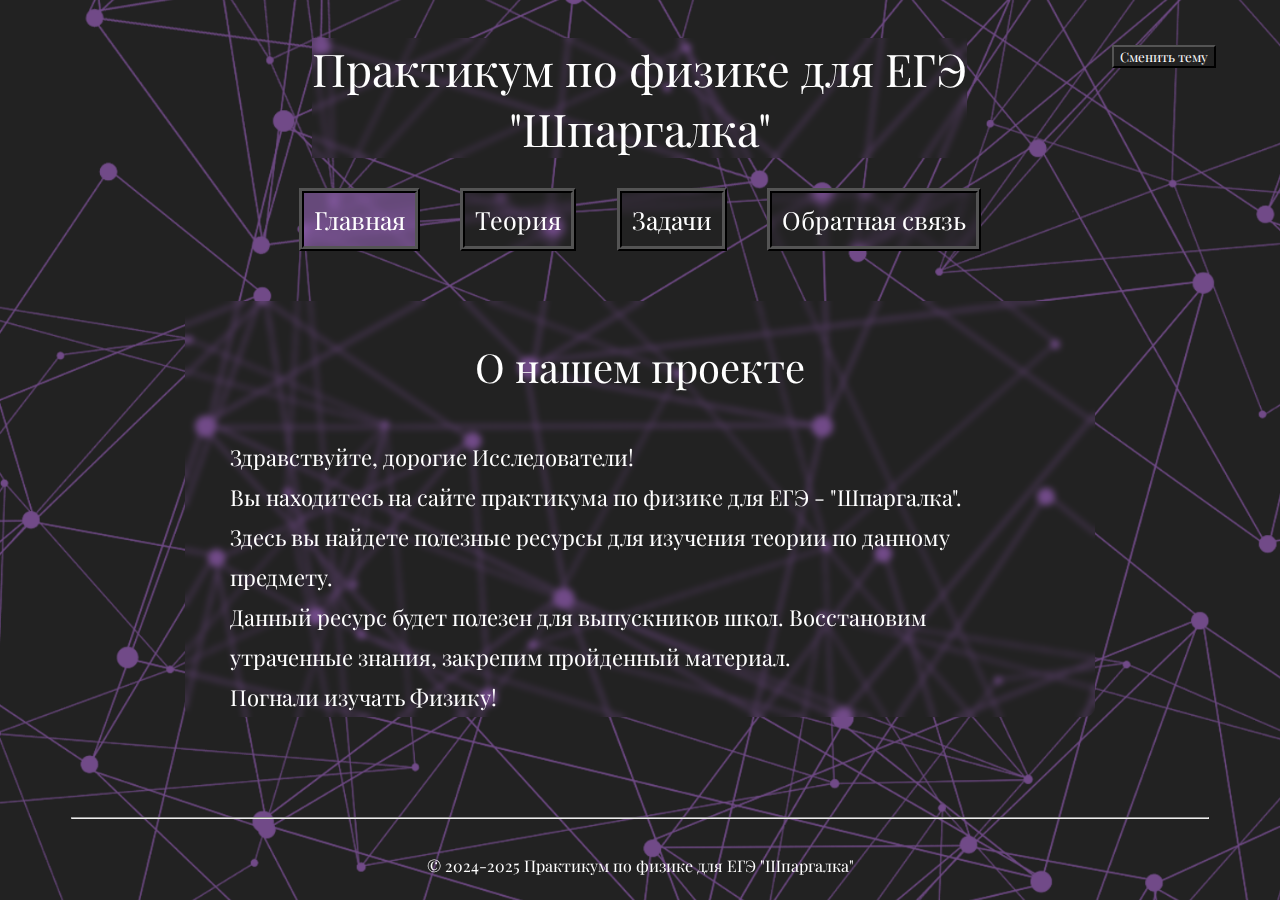
<file: index.html>
<!DOCTYPE html>
<html lang="ru">
<head>
    <meta charset="UTF-8">
    <meta name="viewport" content="width=device-width, initial-scale=1.0">
    <title>Подготовка к ЕГЭ по физике</title>
    <link rel="stylesheet" href="styles.css">
    <!-- Шрифт Playfair Display -->
    <link rel="preconnect" href="https://fonts.googleapis.com">
    <link rel="preconnect" href="https://fonts.gstatic.com" crossorigin>
    <link href="https://fonts.googleapis.com/css2?family=Playfair+Display:ital,wght@0,400..900;1,400..900&display=swap" rel="stylesheet">
</head>
<body>
    <img src="images/Background.png" alt="" id="background">
    <div id="wrapper">
        <div id="head">
            <p>Практикум по физике для ЕГЭ<br>"Шпаргалка"</p>
            <nav>
                <a href="index.html" class="active">Главная</a>
                <a href="theory.html">Теория</a>
                <a href="tasks.html">Задачи</a>
                <a href="about.html">Обратная связь</a>
            </nav>
            <button id="theme-toggle">Сменить тему</button>
        </div>
        <div id="main">
            <p id="intro">О нашем проекте</p>
            <p>Здравствуйте, дорогие Исследователи! <br>Вы находитесь на сайте практикума по физике для ЕГЭ - "Шпаргалка". <br>Здесь вы найдете полезные ресурсы для изучения теории по данному предмету.  <br>Данный ресурс будет полезен для выпускников школ. Восстановим утраченные знания, закрепим пройденный материал.<br> Погнали изучать Физику!</p>
        </div>
        <hr id="line_footer">
        <div id="footer">
            <p>© 2024-2025 Практикум по физике для ЕГЭ "Шпаргалка"</p>
        </div>
    </div>

    <script src="theme-toggle.js"></script>
</body>
</html>
</file>
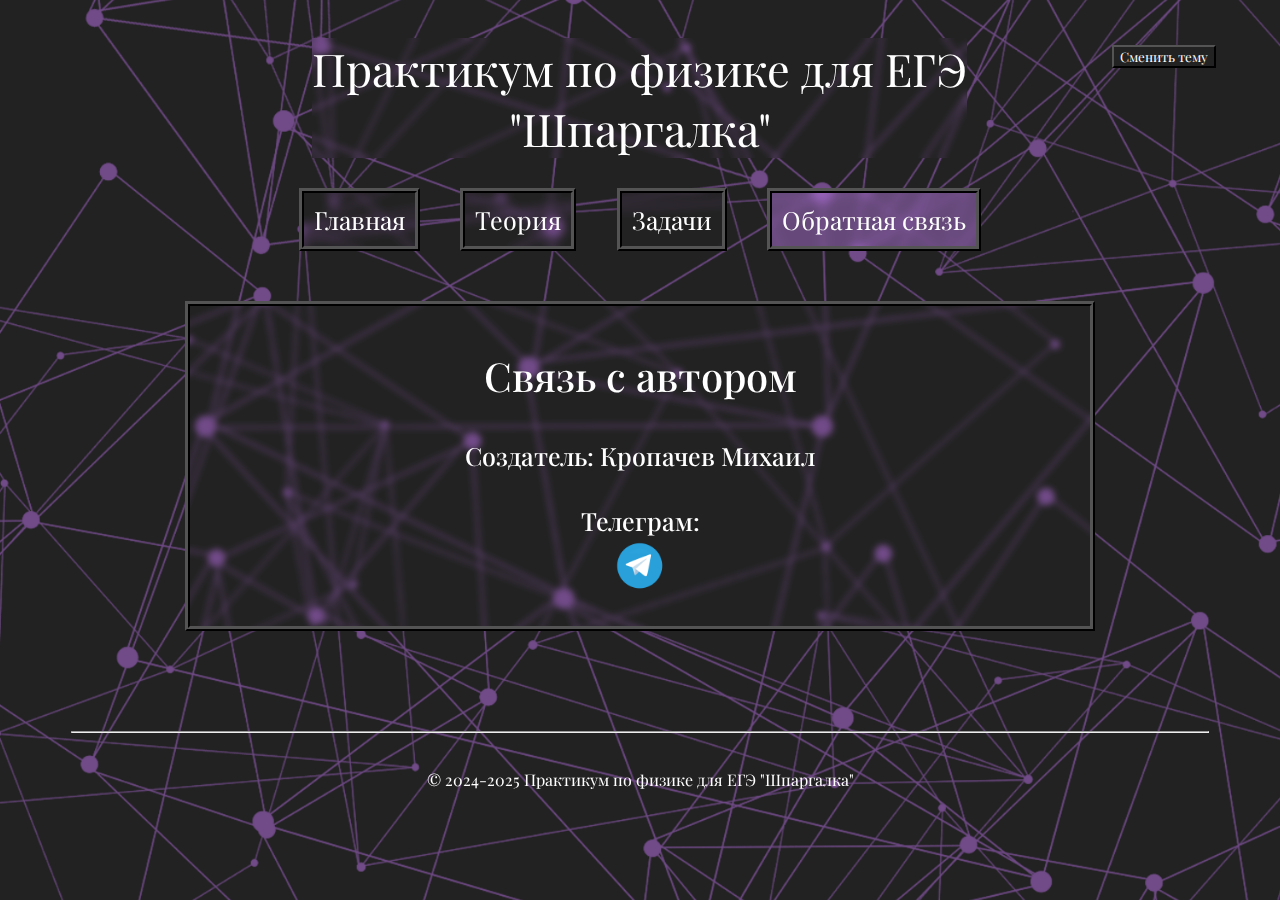
<file: about.html>
<!DOCTYPE html>
<html lang="ru">
<head>
    <meta charset="UTF-8">
    <meta name="viewport" content="width=device-width, initial-scale=1.0">
    <title>Подготовка к ЕГЭ по физике</title>
    <link rel="stylesheet" href="about.css">
    <!-- Шрифт Playfair Display -->
    <link rel="preconnect" href="https://fonts.googleapis.com">
    <link rel="preconnect" href="https://fonts.gstatic.com" crossorigin>
    <link href="https://fonts.googleapis.com/css2?family=Playfair+Display:ital,wght@0,400..900;1,400..900&display=swap" rel="stylesheet">
</head>
<body>
    <img src="images/Background.png" alt="" id="background">
    <div id="wrapper">
        <div id="head">
            
            <p>Практикум по физике для ЕГЭ<br>"Шпаргалка"</p>
            <nav>
                <a href="index.html">Главная</a>
                <a href="theory.html">Теория</a>
                <a href="tasks.html">Задачи</a>
                <a href="about.html" class="active">Обратная связь</a>
            </nav>
            <button id="theme-toggle">Сменить тему</button>
        </div>
        <div id="main">
            <div id="about">
                <p class="top">Связь с автором</p>
                <p class="under_text">Создатель: Кропачев Михаил</p>
                <p class="under_text">Телеграм: <br><a href="https://t.me/M1KXNCHXK"><img src="images/pngwing.com.png" alt=""></a></p>
            </div>
        </div>
        <hr id="line_footer">
        <div id="footer">
            <p>© 2024-2025 Практикум по физике для ЕГЭ "Шпаргалка"</p>
        </div>
    </div>

    <script src="theme-toggle.js"></script>
</body>
</html>
</file>
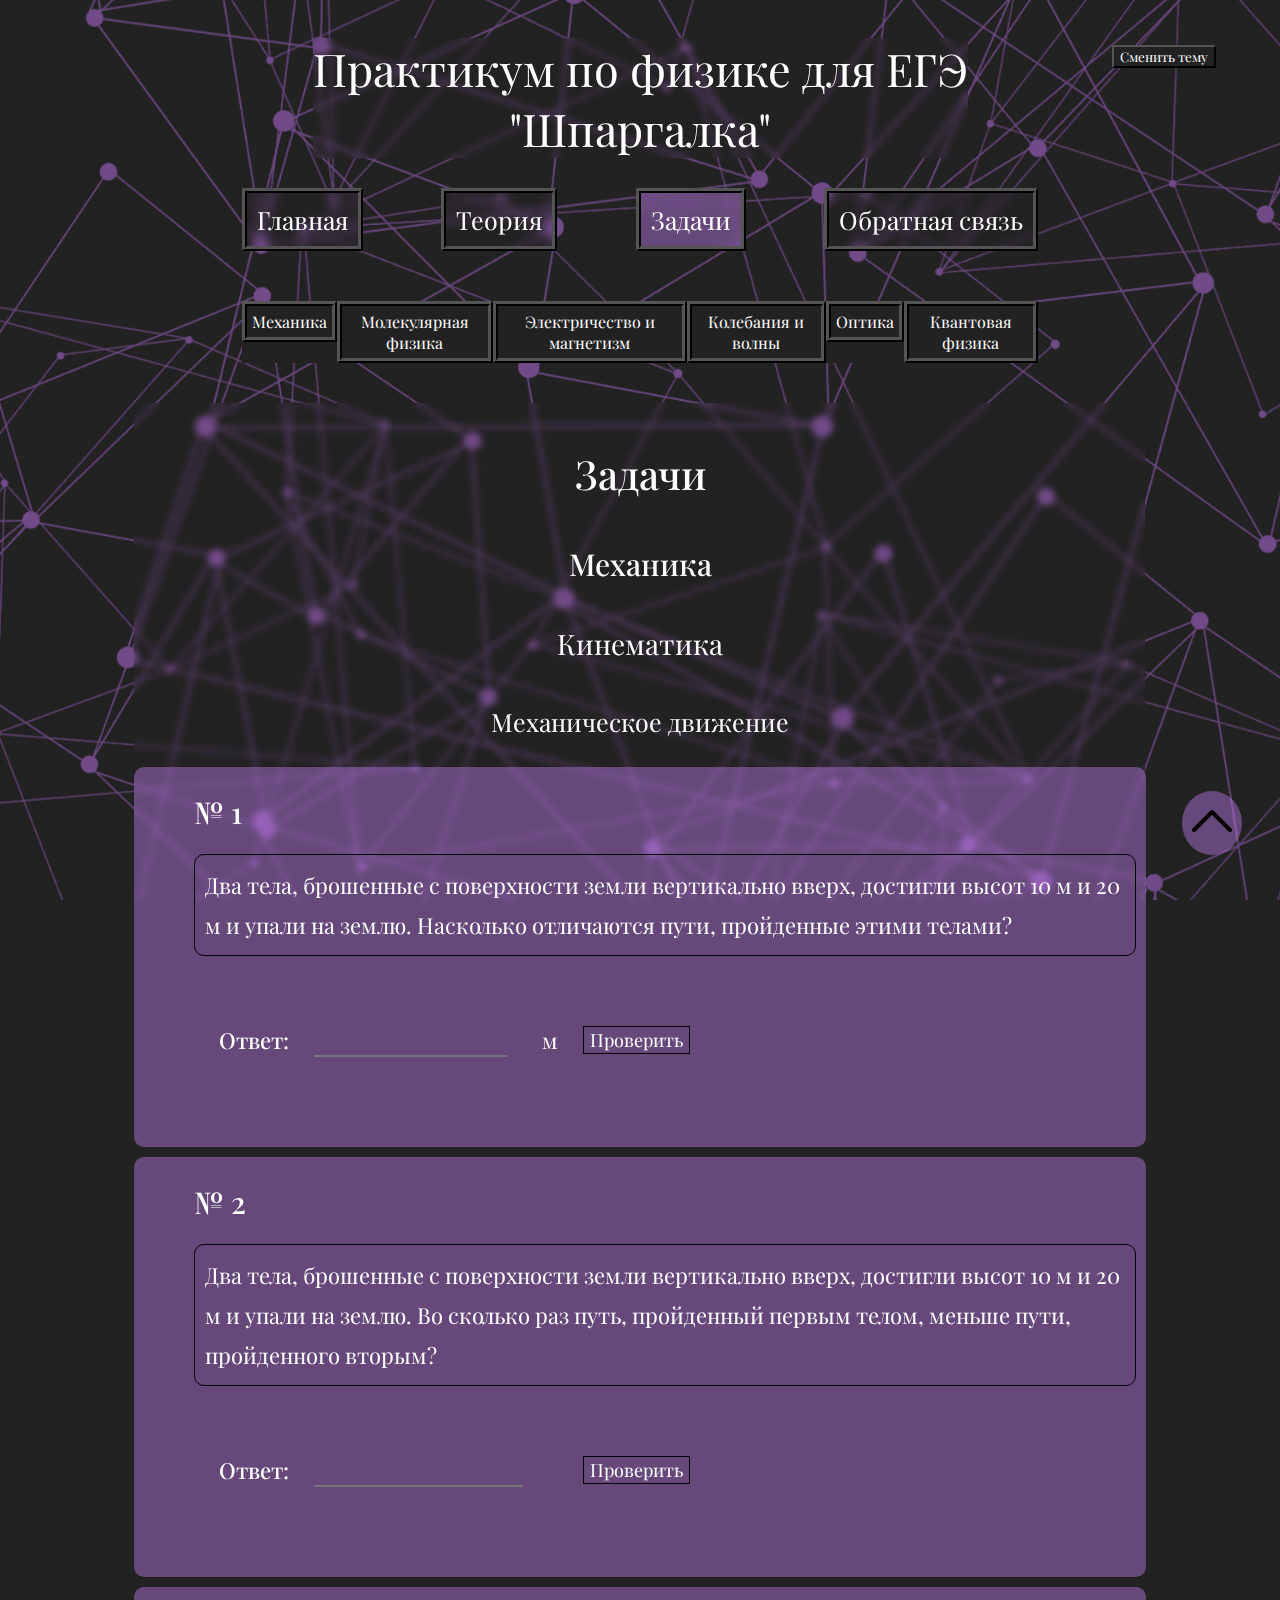
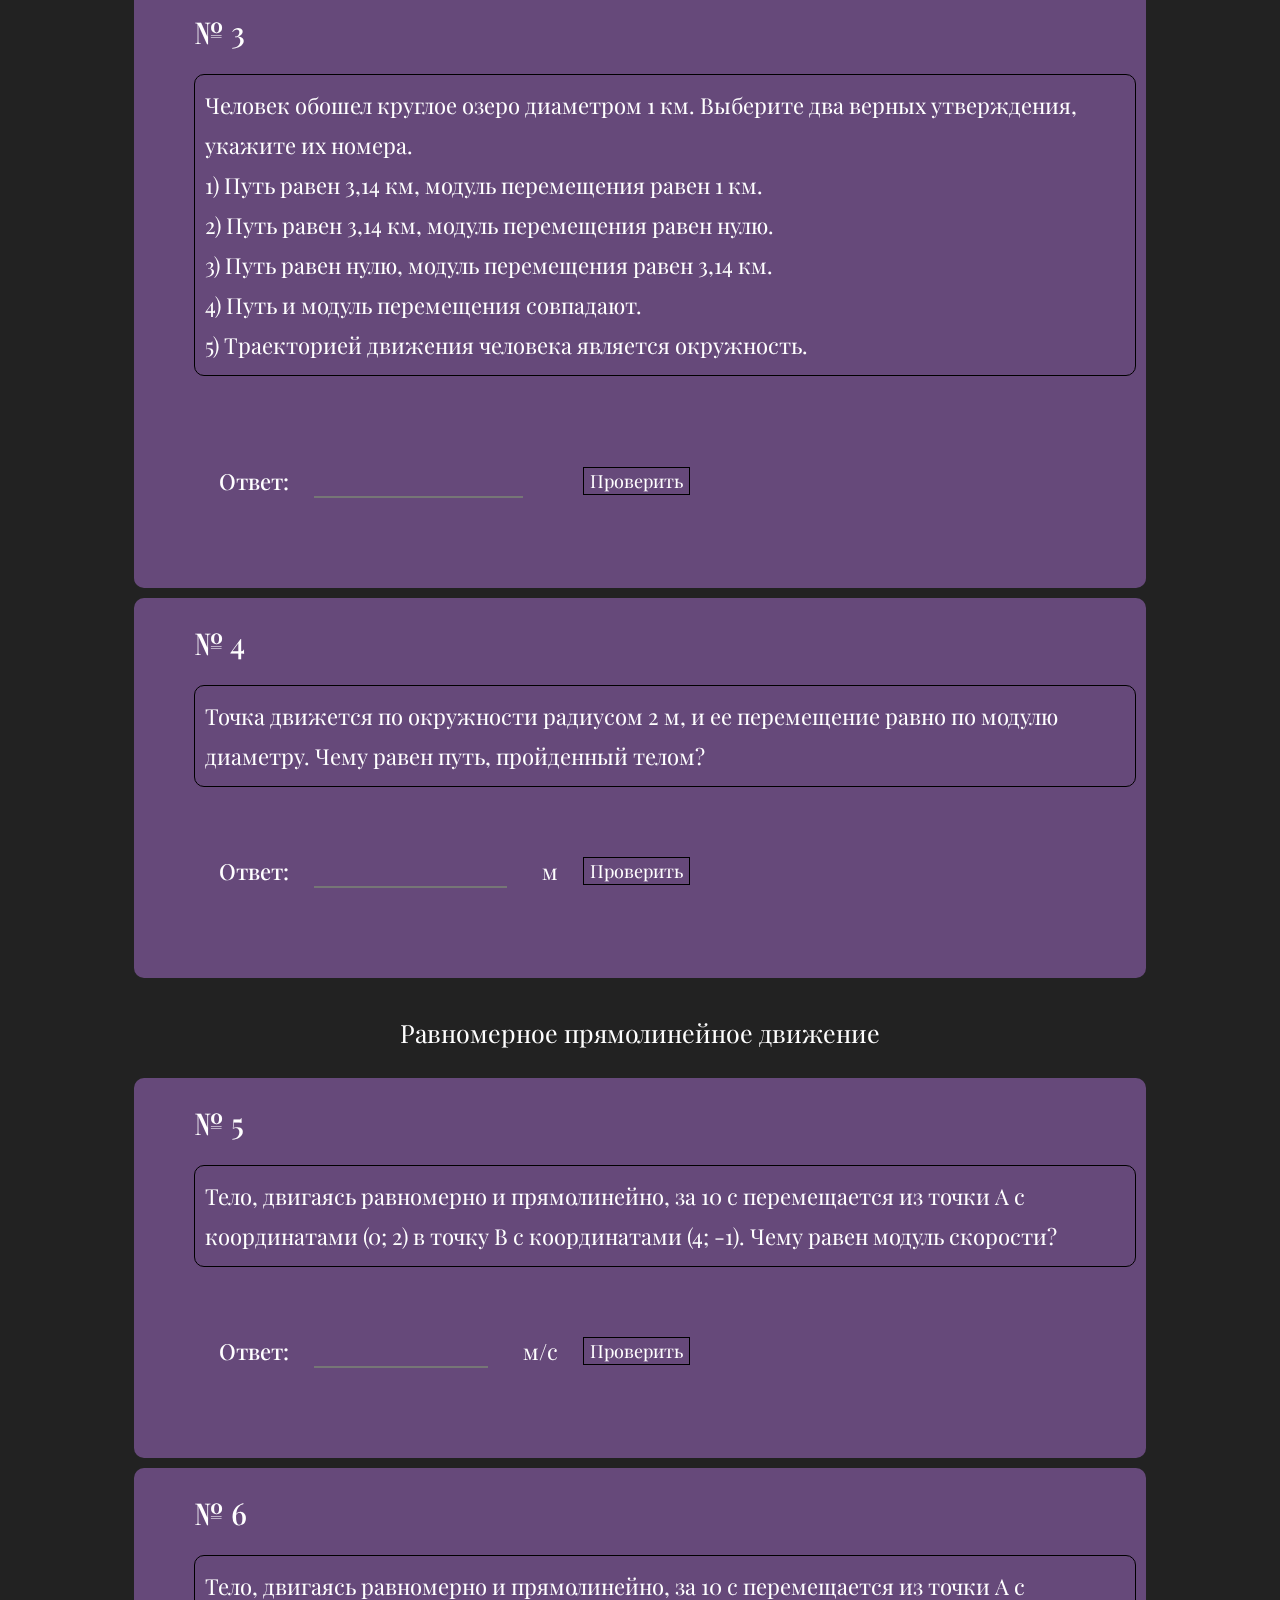
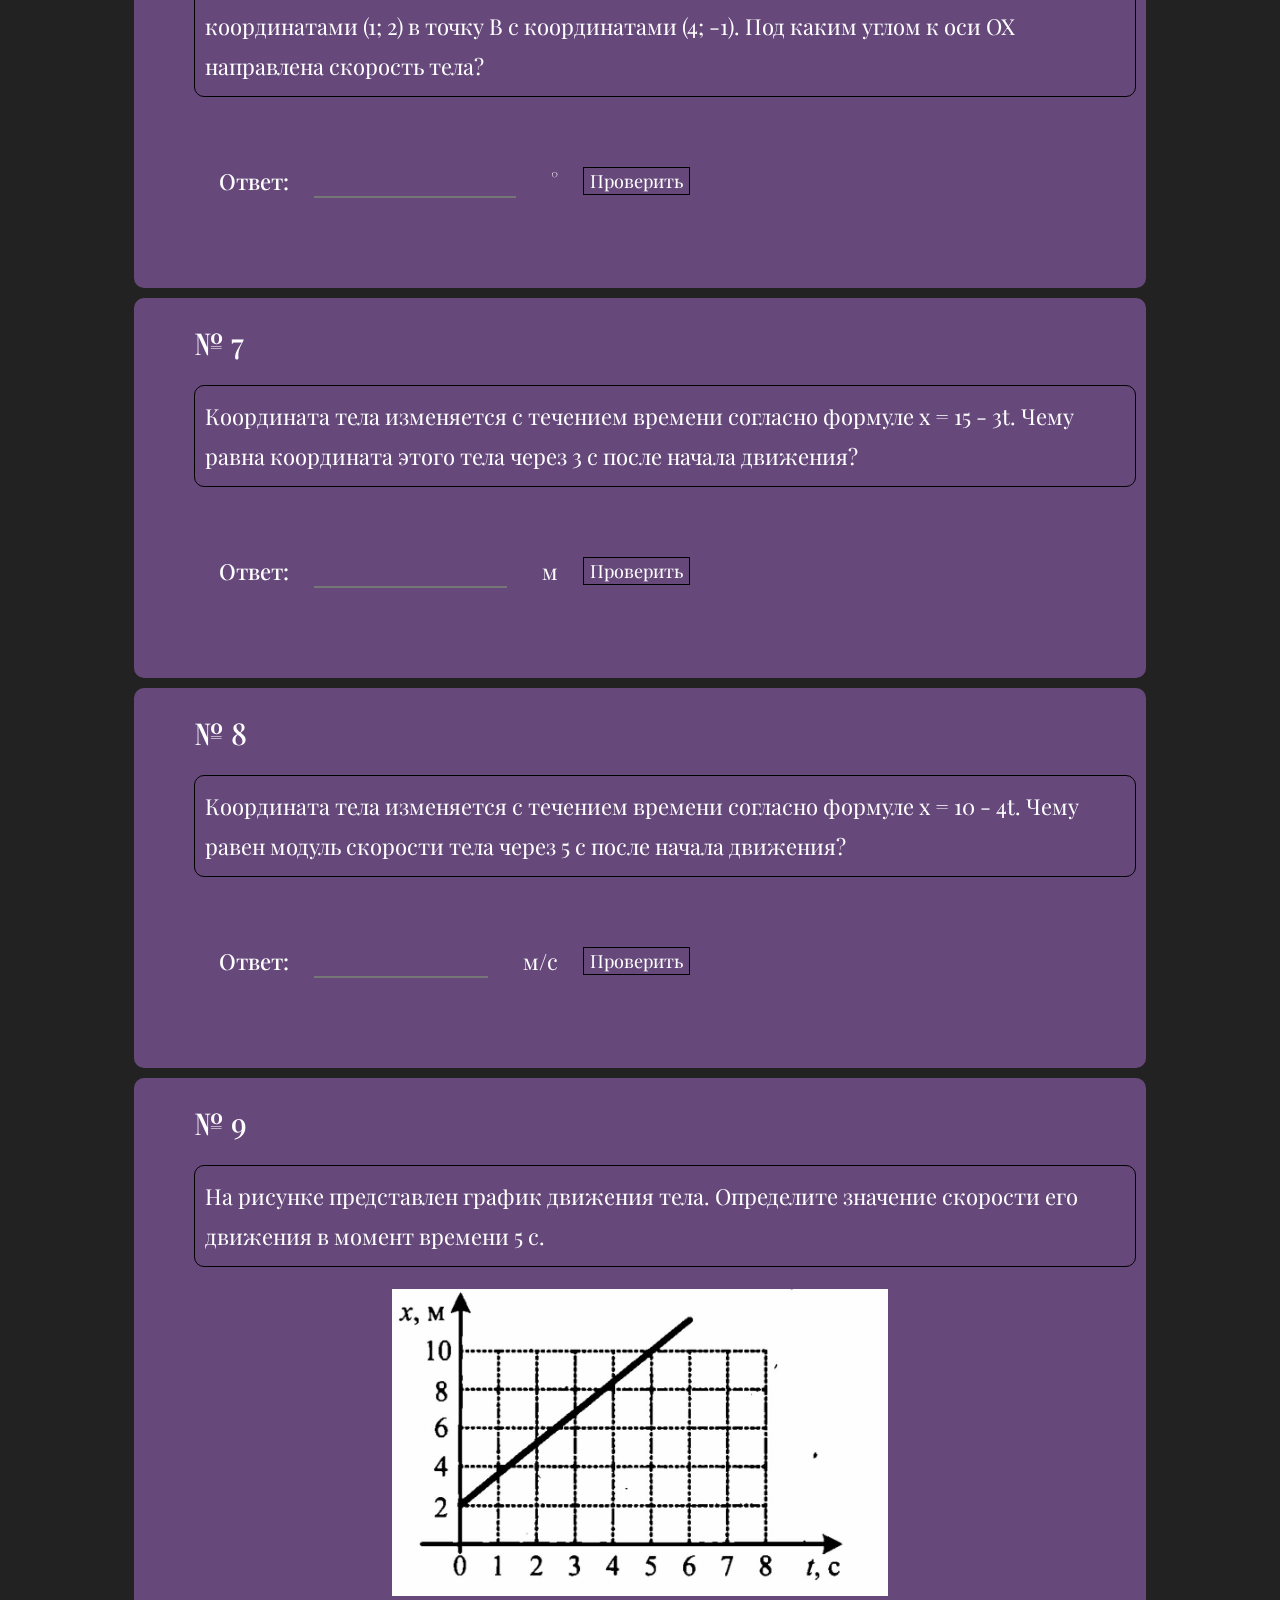
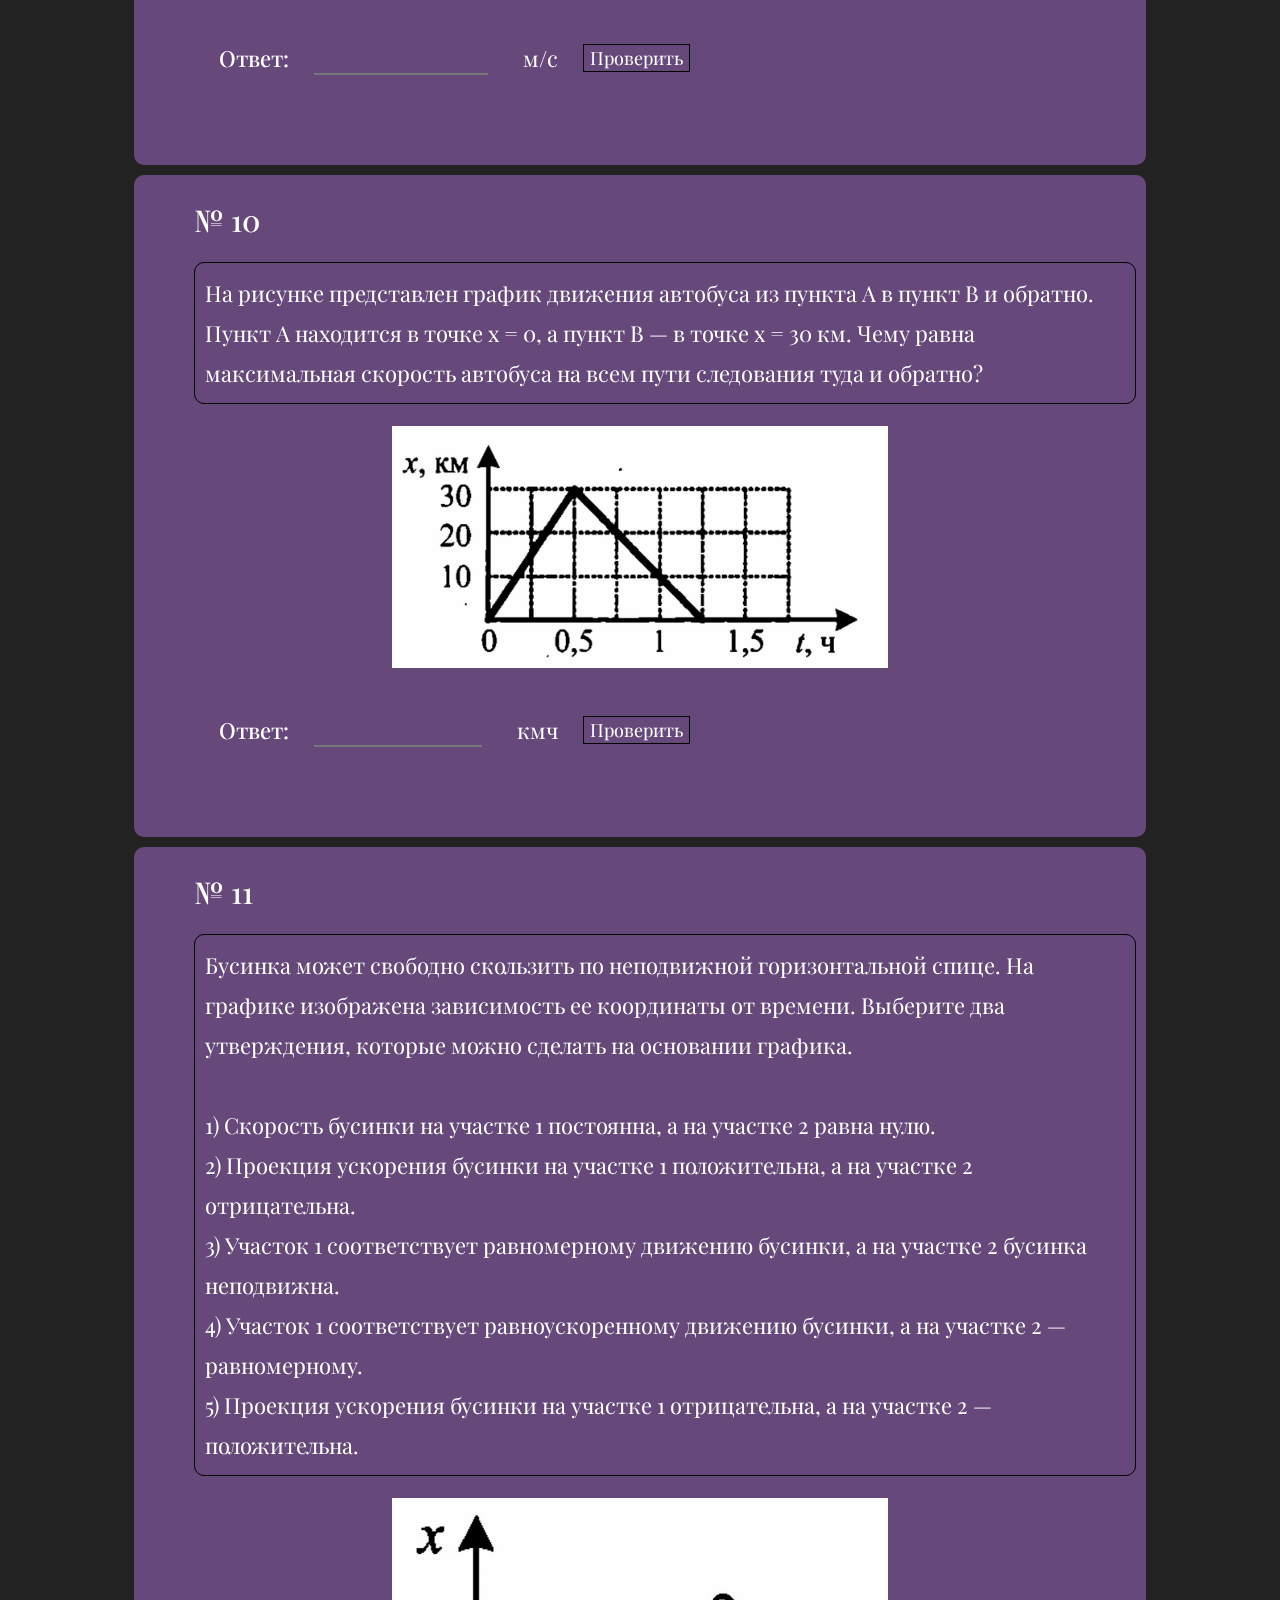
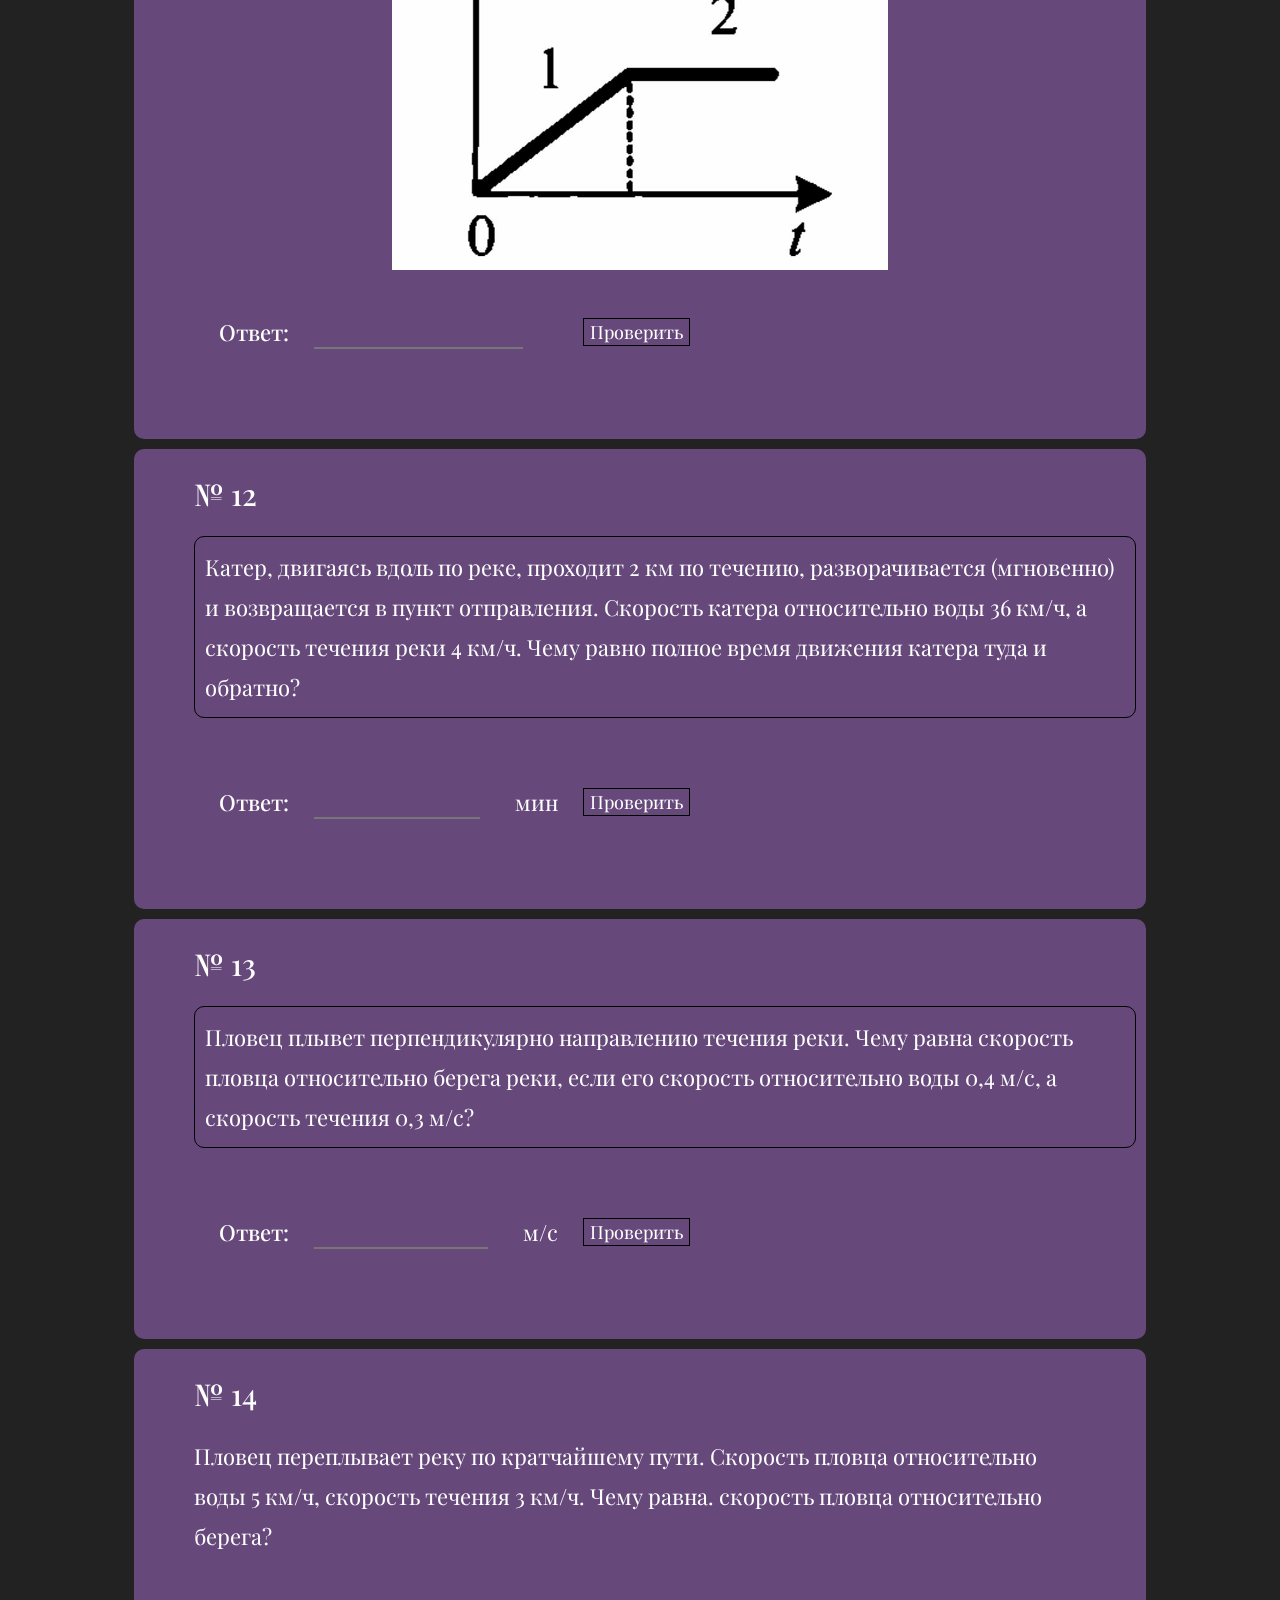
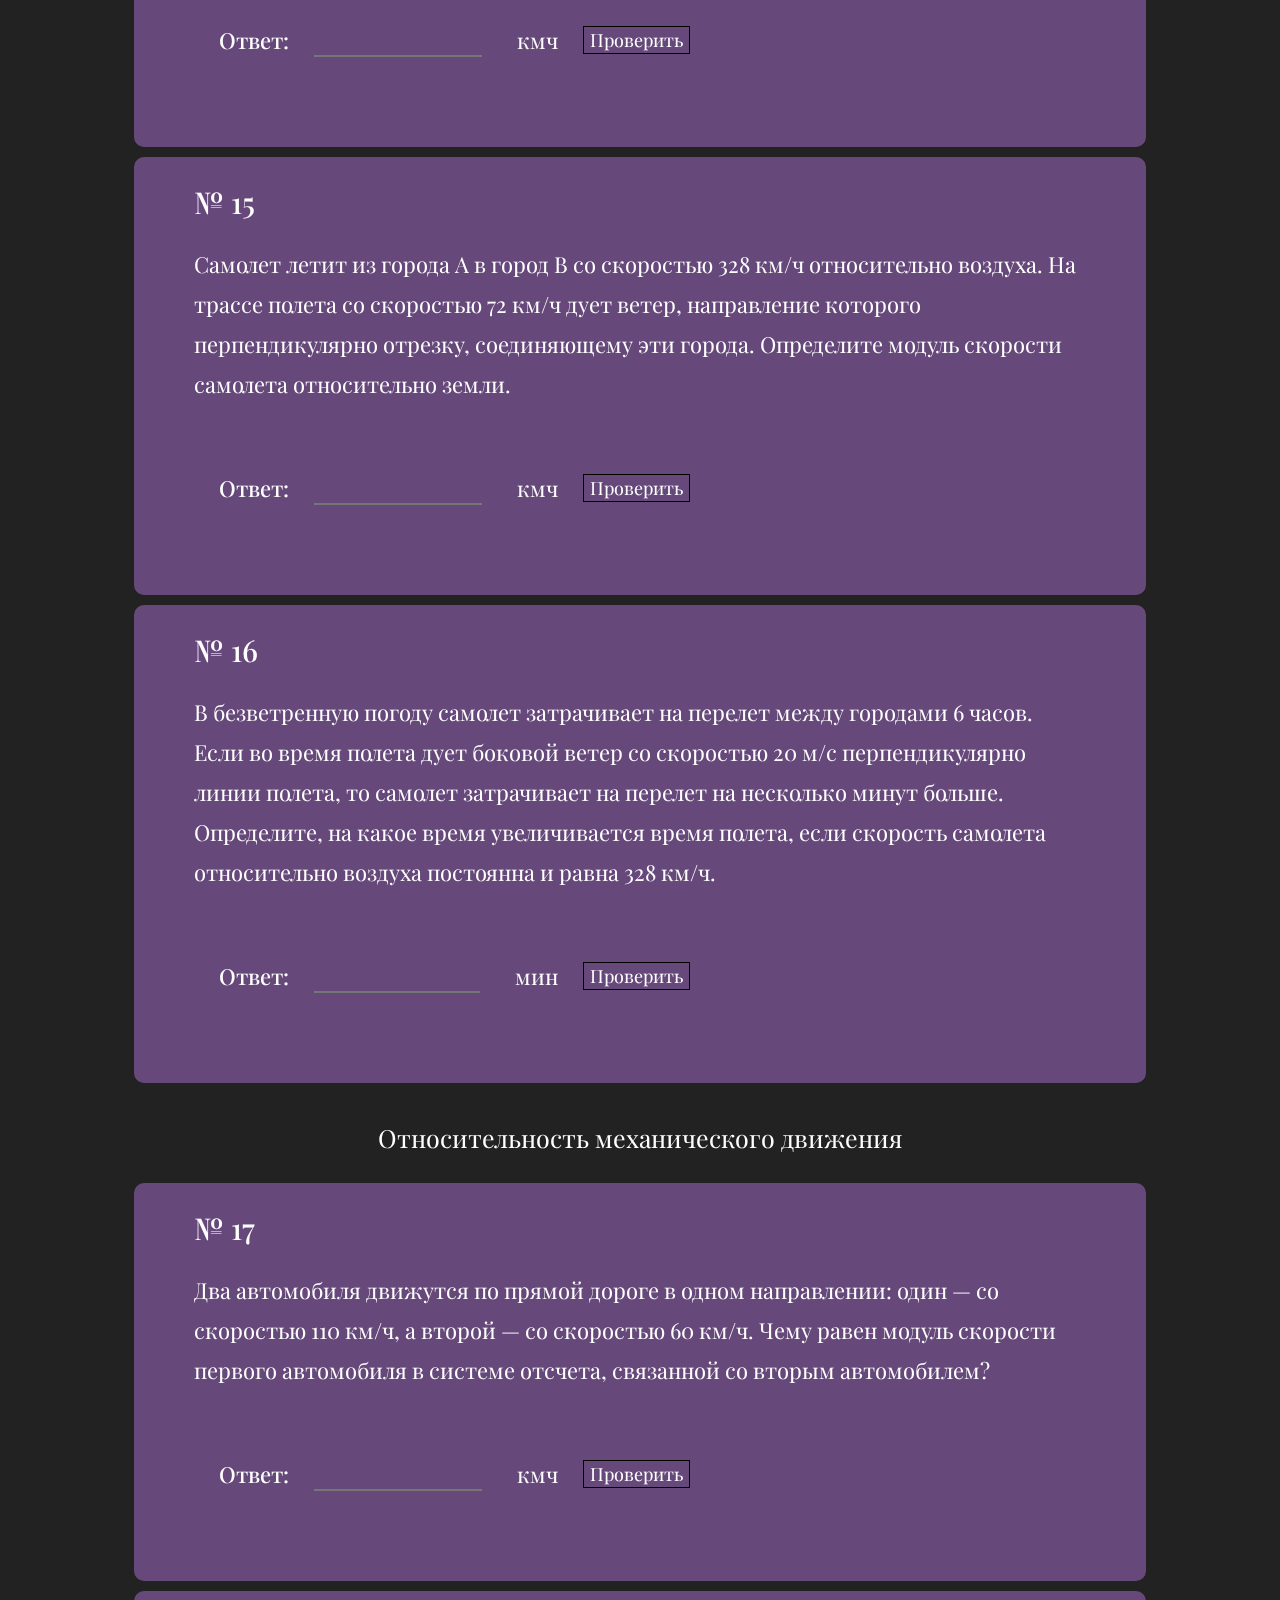
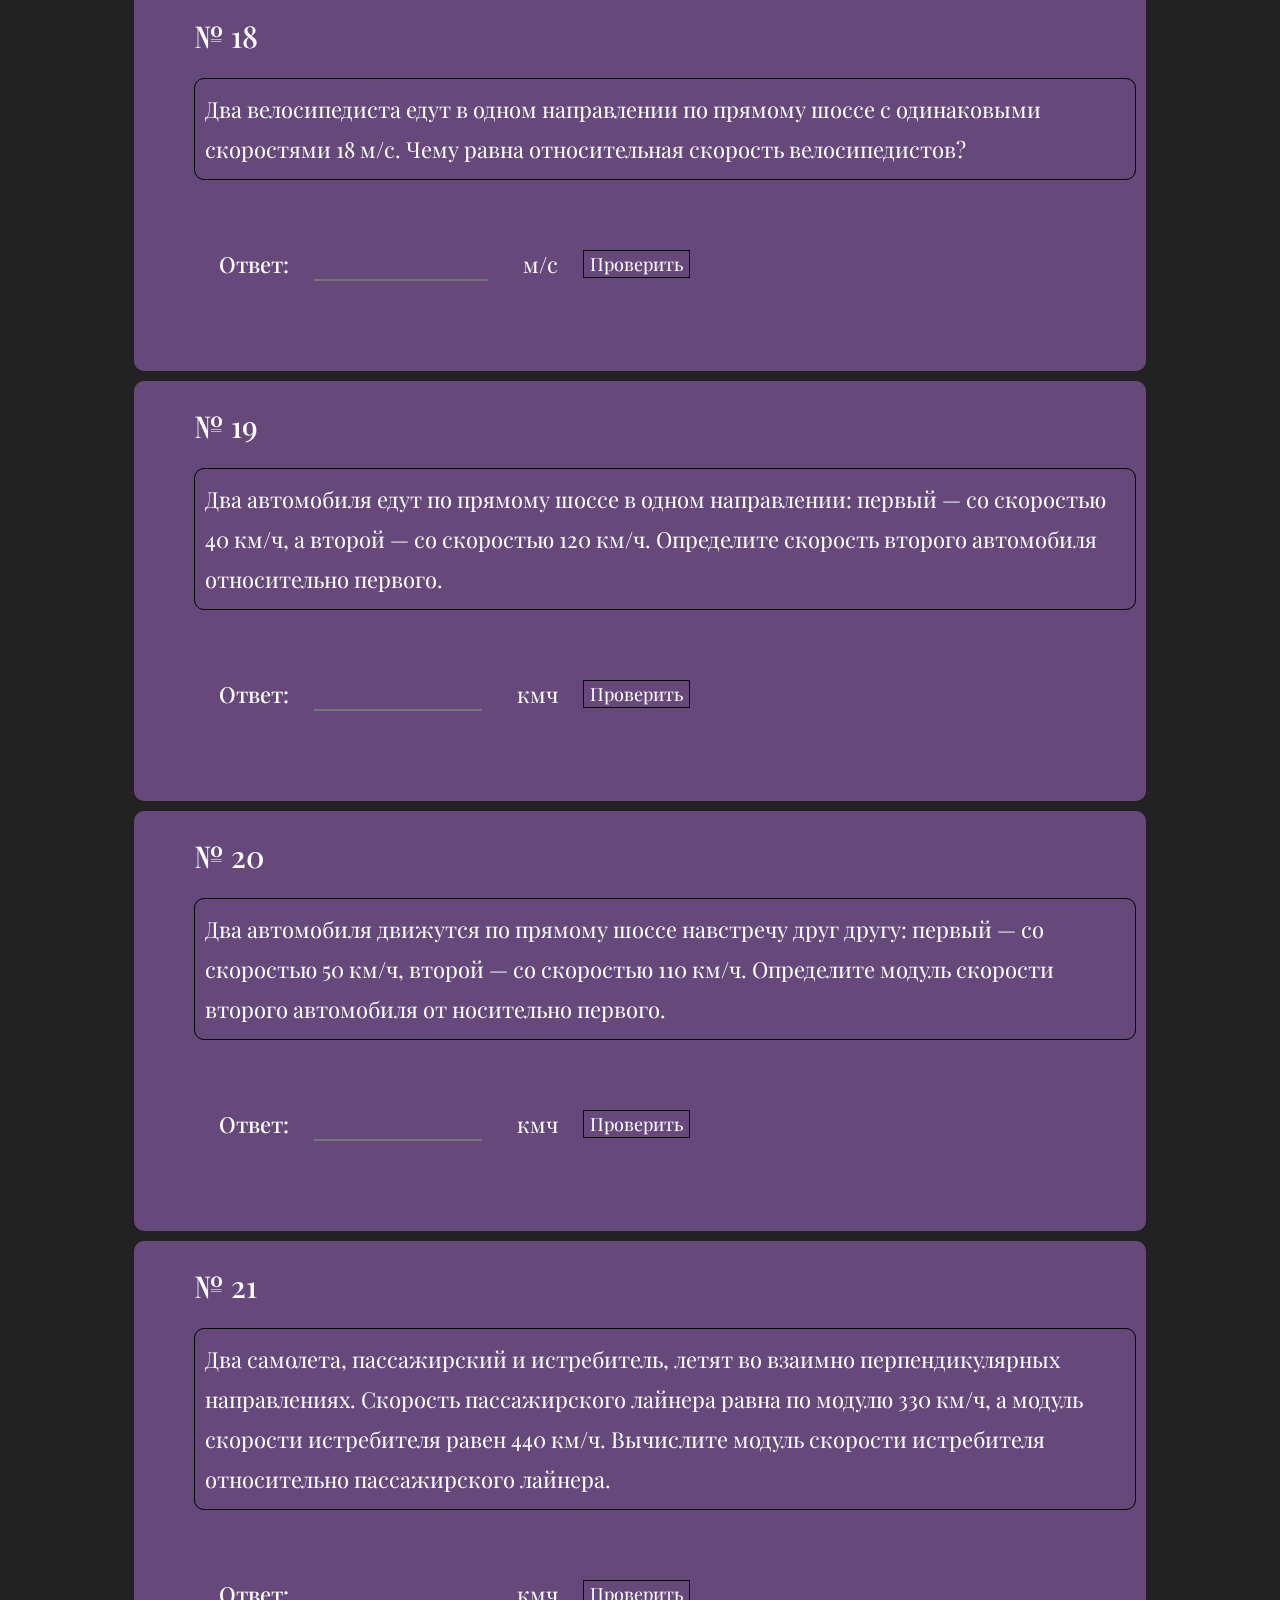
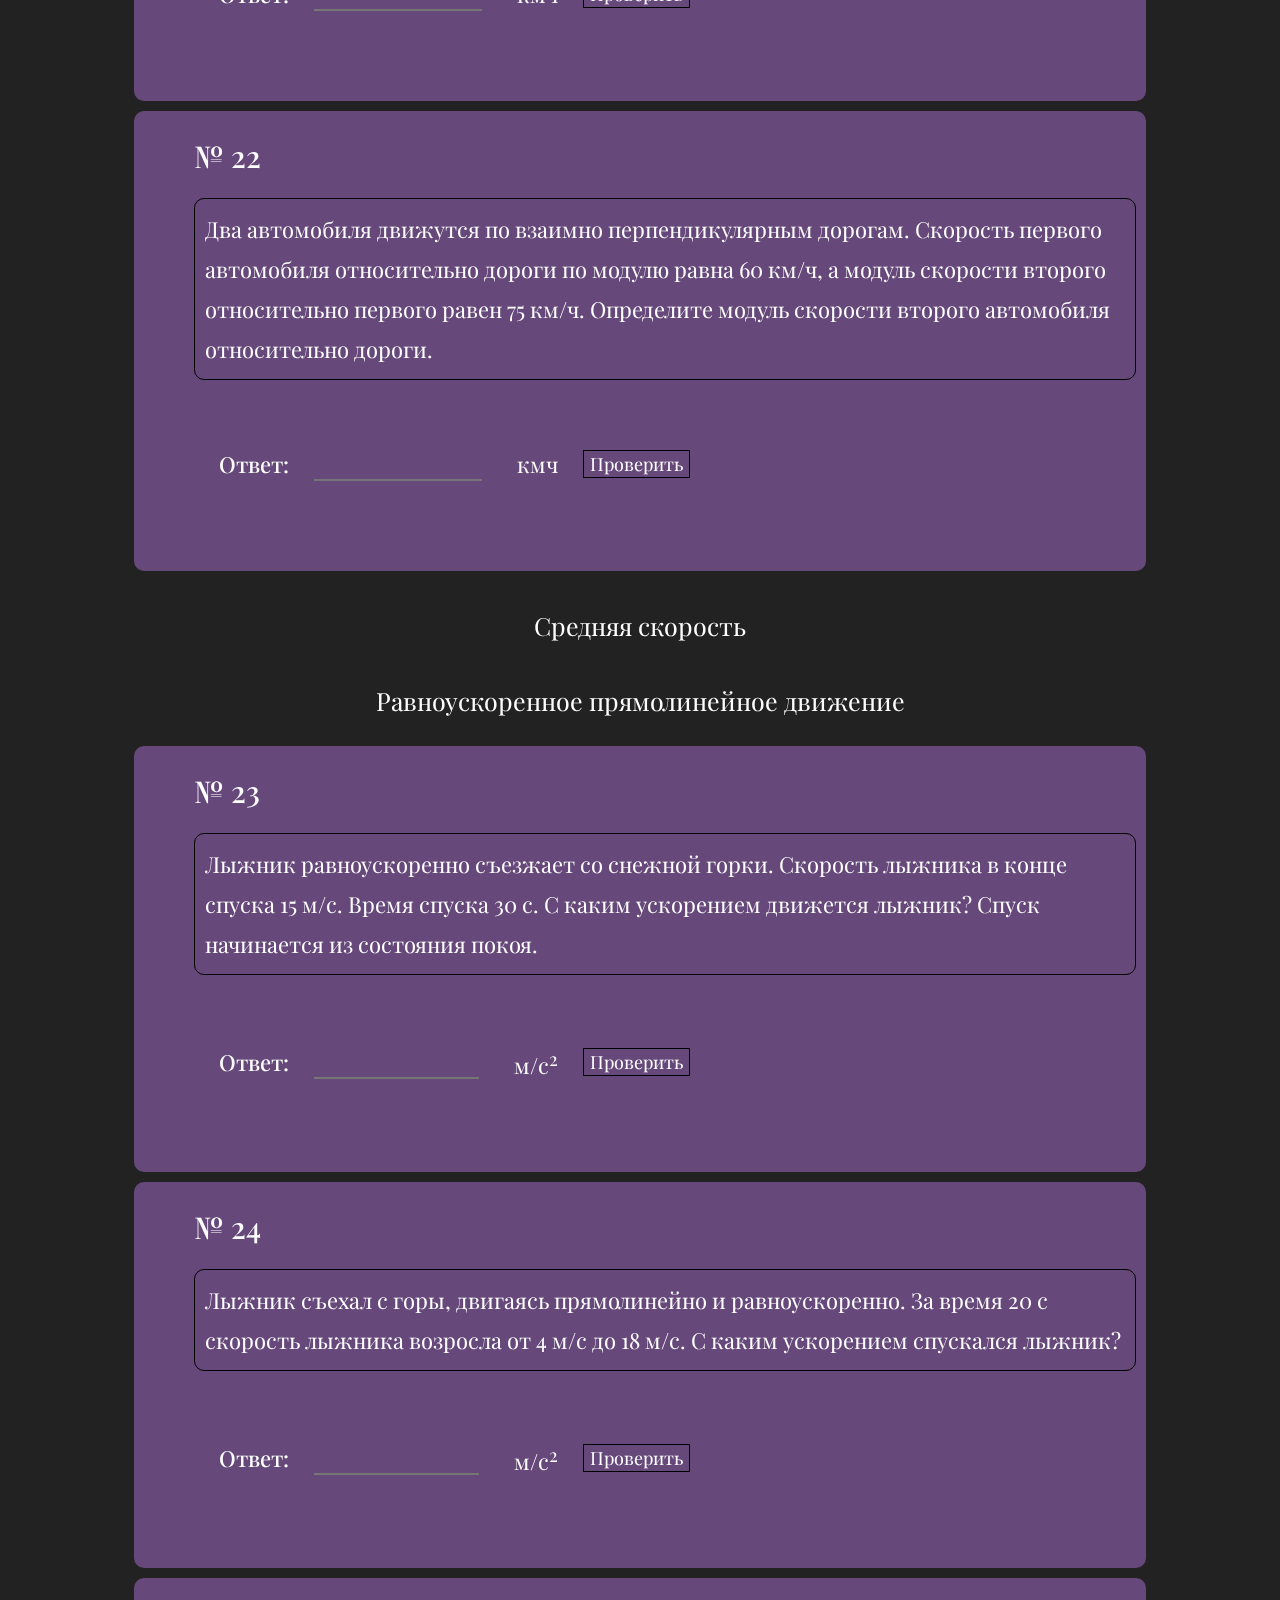
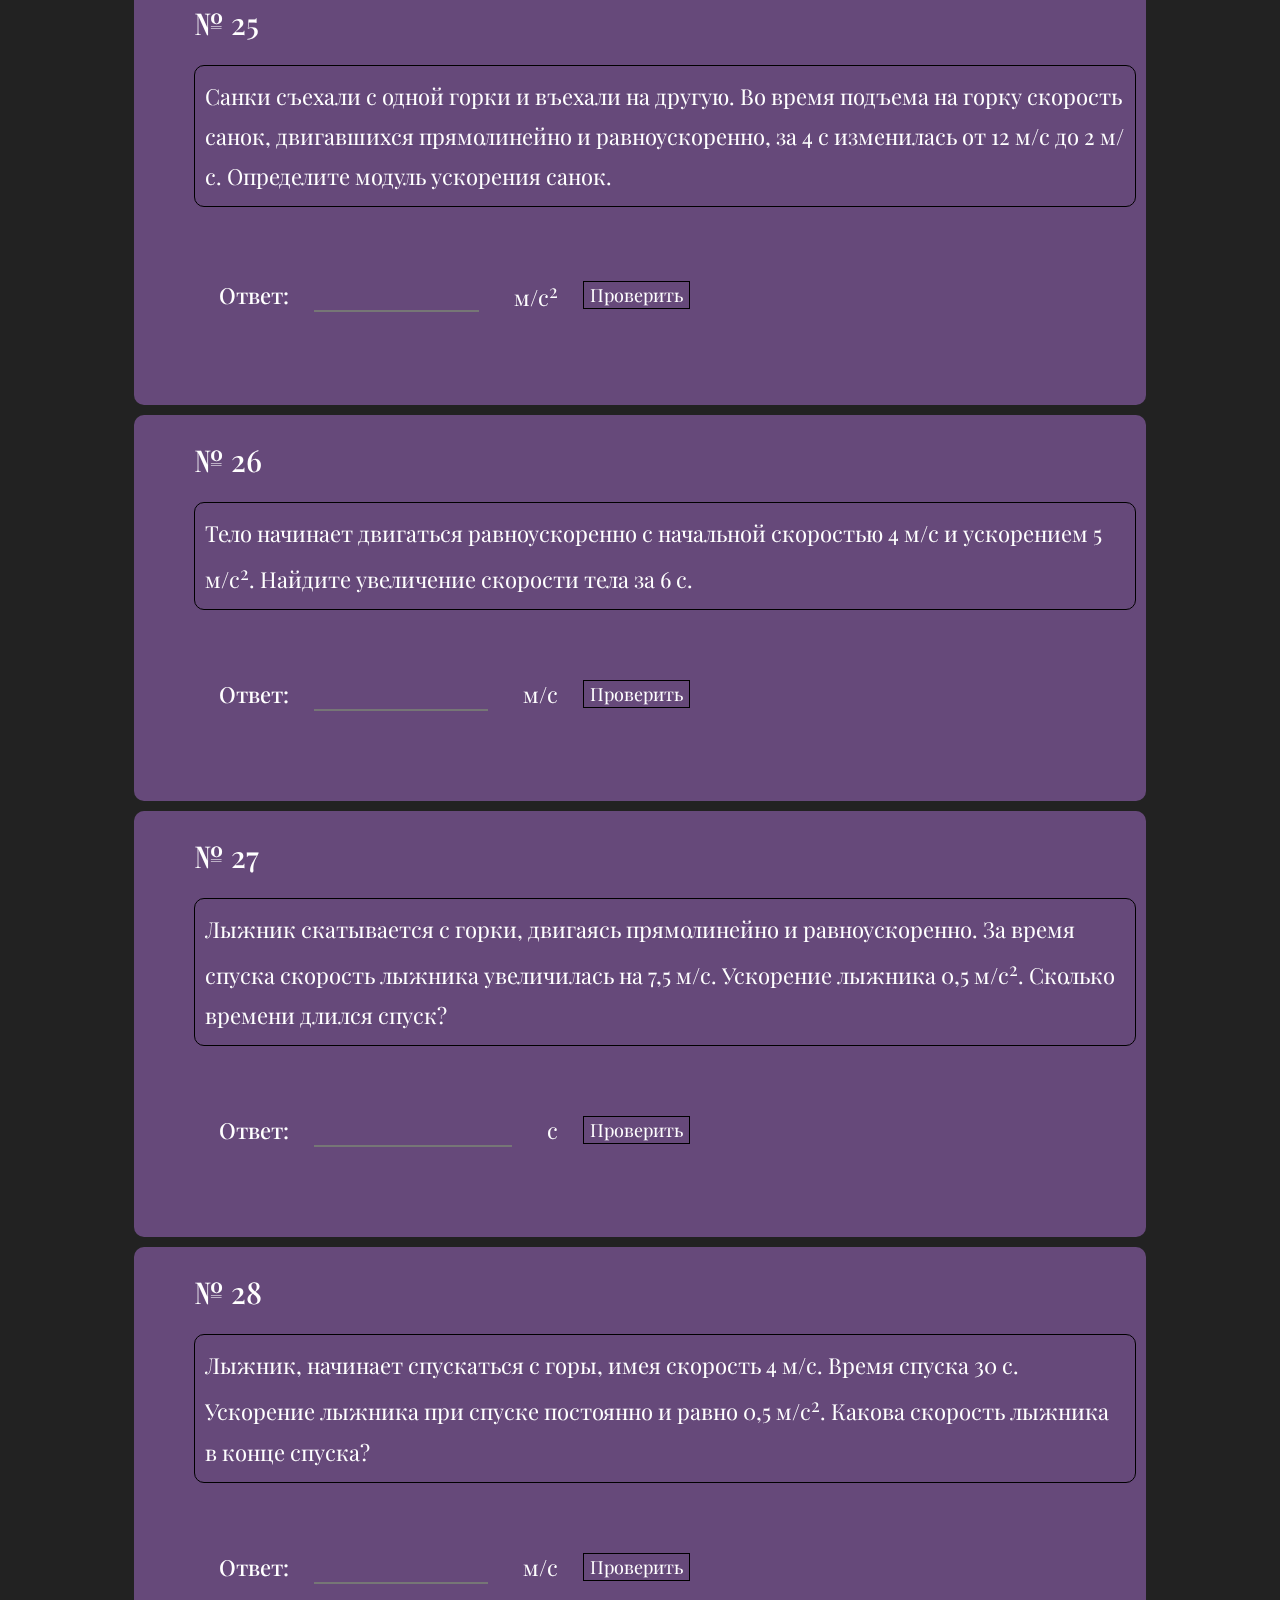
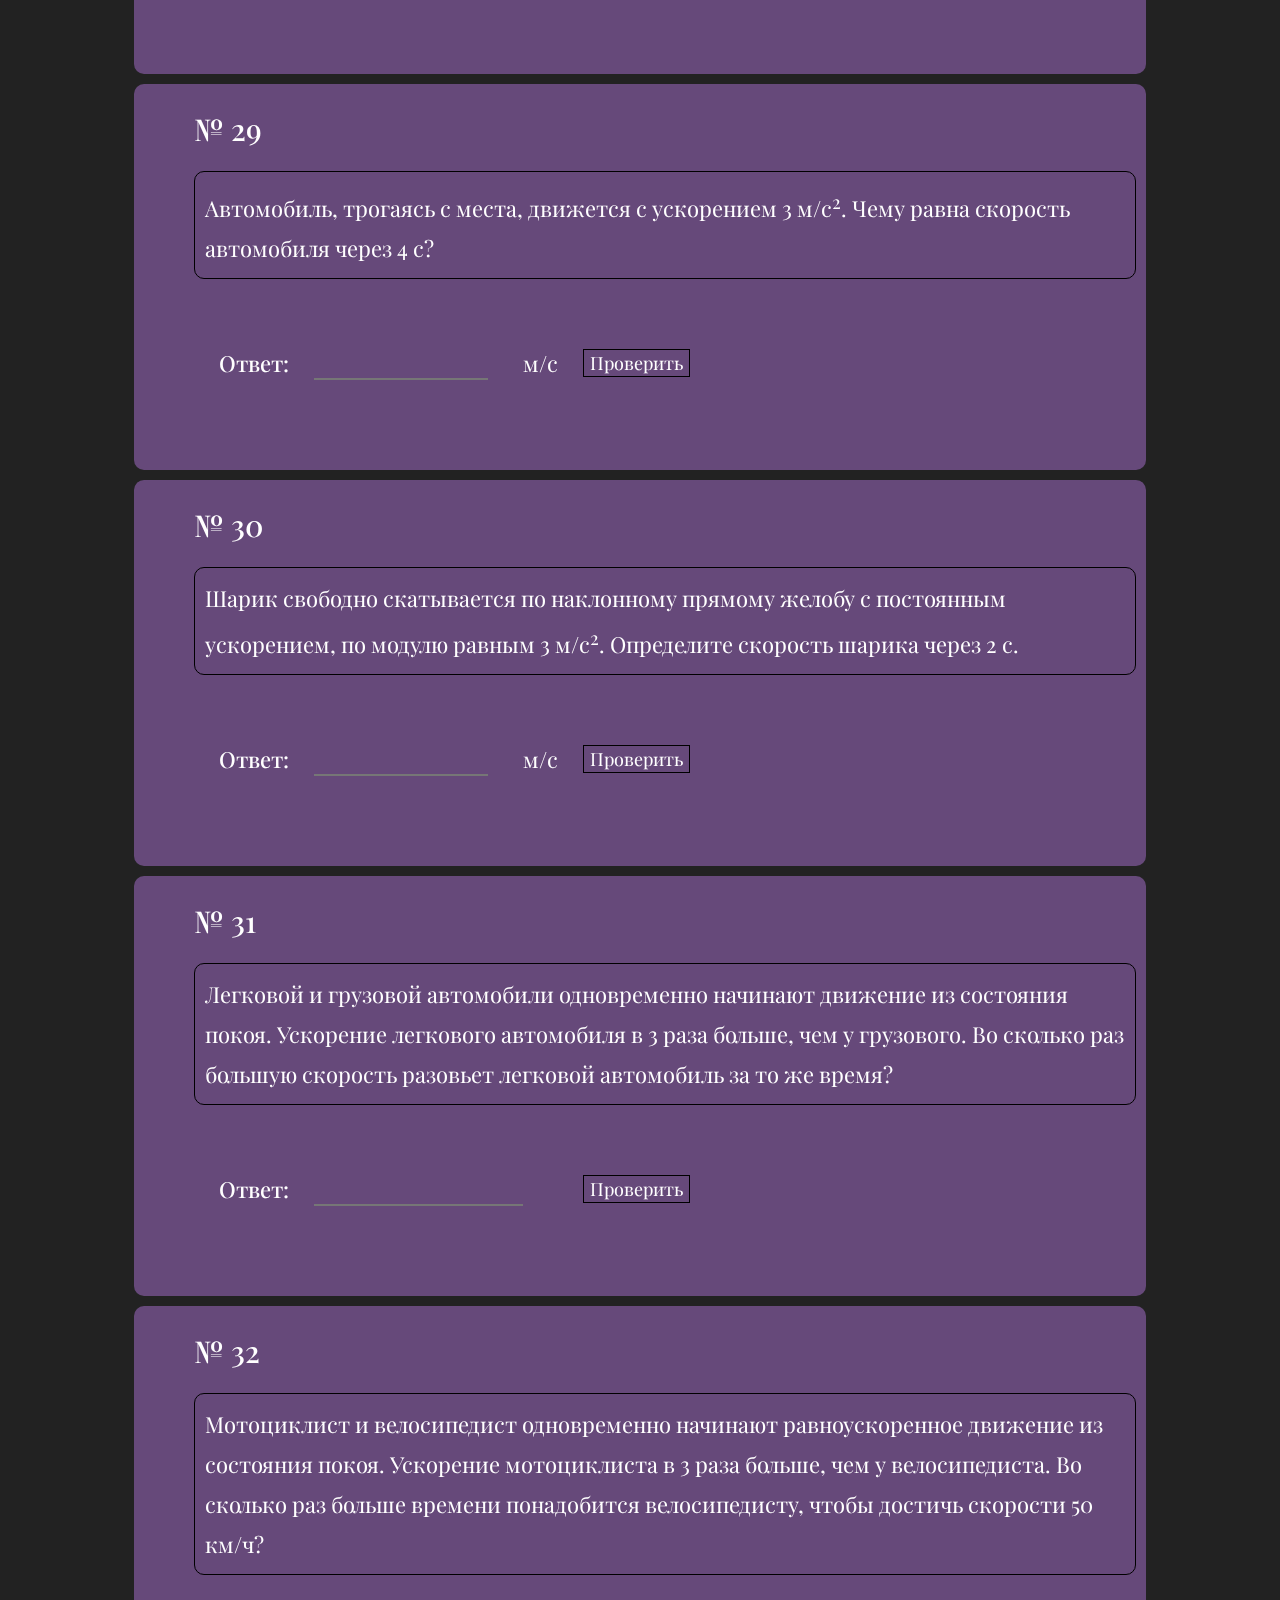
<file: tasks.html>
<!DOCTYPE html>
<html lang="ru">
<head>
    <meta charset="UTF-8">
    <meta name="viewport" content="width=device-width, initial-scale=1.0">
    <title>Подготовка к ЕГЭ по физике</title>
    <link rel="stylesheet" href="tasks.css">
    <!-- Шрифт Playfair Display -->
    <link rel="preconnect" href="https://fonts.googleapis.com">
    <link rel="preconnect" href="https://fonts.gstatic.com" crossorigin>
    <link href="https://fonts.googleapis.com/css2?family=Playfair+Display:ital,wght@0,400..900;1,400..900&display=swap" rel="stylesheet">
</head>
<body>
    <img src="images/Background.png" alt="" id="background">
    <div id="wrapper">
        <div id="head">
            <p>Практикум по физике для ЕГЭ<br>"Шпаргалка"</p>
            <nav id="main_nav">
                <a href="index.html">Главная</a>
                <a href="theory.html">Теория</a>
                <a href="tasks.html" class="active">Задачи</a>
                <a href="about.html">Обратная связь</a>
            </nav>
            <nav id="mini_nav">
                <!-- Меню для телефонов -->
                <div class="dropdown_mobile">
                  <a onclick="myFunction()" class="dropbtn_mobile"><img id="menu_icon" src="images/menu_icon_214236.png" alt=""></a>
                  <div id="myDropdown" class="dropdown-content_mobile">
                    <a href="#Mechanics" class="dropbtn_mobile2">Механика</a>
                    <div class="dropdown_mobile2">
                      <a class="dropbtn_mobile2" class="reveal"><img src="images/downarrow_120663.png" alt="" width="16px"></a>
                      <div class="dropdown-content_mobile2">
                        <a href="#Kinematic" class="dropbtn_mobile3">Кинематика</a>
                        <div class="dropdown_mobile3">
                          <!-- Якорь -->
                            <a class="dropbtn_mobile3" class="reveal"><img src="images/downarrow_120663.png" alt="" width="16px"></a>
                              <div class="dropdown-content_mobile3">
                                <a href="#Motion">Механическое движение</a>
                                <a href="#Linearmotion">Равномерное прямолинейное движение</a>
                                <a href="#Relativity">Относительность механического движения</a>
                                <a href="#Averagespeed">Средняя скорость</a>
                                <a href="#Equidistant">Равноускоренное прямолинейное движение</a>
                                <a href="#Gravitation">Движение в поле силы тяжести</a>
                                <a href="#Dynamics_motion_along_circle">Движение по окружности с постоянной по модулю скоростью</a>
                              </div>
                        </div>
                        <a href="#Dynamics" class="dropbtn_mobile3">Динамика</a>
                        <div class="dropdown_mobile3">
                          <a class="dropbtn_mobile3" class="reveal"><img src="images/downarrow_120663.png" alt="" width="16px"></a>
                            <div class="dropdown-content_mobile3">
                              <a href="#Newton3">Три закона Ньютона</a>
                              <a href="#Forceuniversalgravity">Сила всемирного тяготения</a>
                              <a href="#Forcegravity">Сила тяжести</a>
                              <a href="Forcetension">Сила упругости</a>
                              <a href="Forcefriction">Сила трения</a>
                              <a href="#Newton">Применение законов Ньютона</a>
                              <a href="#Weight">Вес тела</a>
                              <a href="#Dynamics_motion_along_circle">Динамика движения по окружности с постоянной по модулю скоростью</a>
                            </div>
                        </div>
                        <a href="#Saves" class="dropbtn_mobile3">Законы сохранения</a>
                        <div class="dropdown_mobile3">
                          <a class="dropbtn_mobile3" class="reveal"><img src="images/downarrow_120663.png" alt="" width="16px"></a>
                            <div class="dropdown-content_mobile3">
                              <a href="#Impulse">Импульс тела</a>
                              <a href="#Jet_propulsion">Реактивное движение</a>
                              <a href="#Save_impulse">Закон сохранения импульса</a>
                              <a href="#Mechanical_work">Механическая работа</a>
                              <a href="#Mechanical_works">Механическая работа. Её виды</a>
                              <a href="#Power">Мощность</a>
                              <a href="#Save_energy">Закон сохранения механической энергии</a>
                            </div>
                        </div>
                        <a href="#Statics" class="dropbtn_mobile3">Статика</a>
                        <div class="dropdown_mobile3">
                          <a class="dropbtn_mobile3" class="reveal"><img src="images/downarrow_120663.png" alt="" width="16px"></a>
                            <div class="dropdown-content_mobile3">
                              <a href="#Momentum">Момент силы. Правило моментов</a>
                              <a href="#Pressure_and_force">Давление твердого тела. Сила давления</a>
                            </div>
                        </div>
                        <a href="#Gidrostatika" class="dropbtn_mobile3">Гидростатика</a>
                        <div class="dropdown_mobile3">
                          <a class="dropbtn_mobile3" class="reveal"><img src="images/downarrow_120663.png" alt="" width="16px"></a>
                            <div class="dropdown-content_mobile3">
                              <a href="#Pressure_and_force2">Давление в жидкостях и газах. Сила давления</a>
                              <a href="#Conductivity">Сообщающиеся сосуды</a>
                              <a href="#Force_Arhimeda">Архимедова сила</a>
                            </div>
                        </div>
                      </div>
                    </div>
                  <a class="dropbtn_mobile2" href="#Molecular-physics-and-thermodynamics">Молекулярная физика</a>
                <div class="dropdown_mobile2">
                    <a class="dropbtn_mobile2" class="reveal"><img src="images/downarrow_120663.png" alt="" width="16px"></a>
                  <div class="dropdown-content_mobile2">
                    <a href="#Molecular-kinetics-theory" class="dropbtn_mobile3">Молекулярная физика. Газовые законы</a>
                      <div class="dropdown_mobile3">
                    <a class="dropbtn_mobile3" class="reveal"><img src="images/downarrow_120663.png" alt="" width="16px"></a>
                          <div class="dropdown-content_mobile3">
                              <a href="#Main_concepts_of_molecular_kinetics">Основные положения молекулярно-кинетической теории и их опытное обоснование</a>
                              <a href="#Ideal_gas">Идеальный газ. Основное уравнение МКТ идеального газа</a>
                              <a href="#Equation_of_state">Уравнение состояния идеального газа</a>
                              <a href="#United_gas_law">Объединённый газовый закон</a>
                              <a href="#Dalton's_law">Закон Дальтона</a>
                              <a href="#Evaporation_and_condensation">Испарение и конденсация. Влажность воздуха</a>
                          </div>
                      </div>
                      <a href="#Thermodynamics" class="dropbtn_mobile3">Термодинамика</a>
                      <div class="dropdown_mobile3">
                        <a class="dropbtn_mobile3" class="reveal"><img src="images/downarrow_120663.png" alt="" width="16px"></a>
                          <div class="dropdown-content_mobile3">
                              <a href="#Internal_energy_of_matter">Внутренняя энергия вещества</a>
                              <a href="#Internal_energy_of_ideal_gas">Внутренняя энергия идеального газа</a>
                              <a href="#Work_of_ideal_gas">Работа идеального газа</a>
                              <a href="#First_beginning_of_thermodynamics">Первое начало термодинамики</a>
                              <a href="#Thermodynamics_machines" id="last1">Тепловые машины</a>
                          </div>
                      </div>

                      </div>
                    </div>
                    <!-- Сделать подящие стили для подтем подтем -->
                    <a href="#Electrical_magnetism" class="dropbtn_mobile2">Электричество и магнетизм</a>
                    <div class="dropdown_mobile2">
                      <a class="dropbtn_mobile2" class="reveal"><img src="images/downarrow_120663.png" alt="" width="16px"></a>
                      <div class="dropdown-content_mobile2">
                        <a href="#Electrostatic" class="dropbtn_mobile3">Электростатика</a>
                        <div class="dropdown_mobile3">
                          <a class="dropbtn_mobile3" class="reveal"><img src="images/downarrow_120663.png" alt="" width="16px"></a>
                            <div class="dropdown-content_mobile3">
                              <a href="#Electric_charge">Электрический заряд. Закон сохранения заряда</a>
                              <a href="#Electric_field">Электрическое поле</a>
                              <a href="#Law_of_Coulon">Закон Кулона</a>
                              <a href="#Spec_electric_field">Характеристики электрического поля</a>
                              <a href="#Electrostatic_field">Электростатическое поле точечного заряда</a>
                              <a href="#Principles_of_superposition_of_solid_and_electrostatic_field">Принцип суперпозиции сил и полей</a>
                              <a href="#Electrostatic_field_sphere">Электростатическое поле заряженной сферы</a>
                              <a href="#Homogenous_field">Однородное электростатическое поле</a>
                              <a href="#Work_of_electrostatic_field">Работа однородного электрического поля</a>
                              <a href="#Capacitors">Конденсаторы</a>
                            </div>
                        </div>
                        <a href="#Constant_current" class="dropbtn_mobile3">Постоянный ток</a>
                        <div class="dropdown_mobile3">
                          <a class="dropbtn_mobile3" class="reveal"><img src="images/downarrow_120663.png" alt="" width="16px"></a>
                            <div class="dropdown-content_mobile3">
                              <a href="#Electric_current">Электрический ток в металлах</a>
                              <a href="#Electric_potential">Соединения проводников</a>
                              <a href="#Electric_field_potential">Полная цепь</a>
                              <a href="#Work_of_electric_current">Работа и мощность электрического тока</a>
                              <a href="#Electric_current_in_vacuum">Электрический ток в жидкостях, полупроводниках, в вакууме, в газах</a>
                            </div>
                        </div>
                        <a href="#Magnetic_field" class="dropbtn_mobile3">Магнитное поле. Электромагнитная индукция</a>
                        <div class="dropdown_mobile3">
                          <a class="dropbtn_mobile3" class="reveal"><img src="images/downarrow_120663.png" alt="" width="16px"></a>
                            <div class="dropdown-content_mobile3">
                              <a href="#Magnetic_field">Вектор магнитной индукции. Линия магнитной индукции</a>
                              <a href="#Principles_of_superposition">Принцип суперпозиции полей</a>
                              <a href="#Ampere">Сила Ампера</a>
                              <a href="#Lorentz">Сила Лоренца</a>
                              <a href="#Magnetic_flux">Магнитный поток</a>
                              <a href="#Law_of_Lenz">Правило Ленца</a>
                              <a href="#Law_of_Induction">Закон электромагнитной индукции</a>
                            </div>
                        </div>
                      </div>
                    </div>
                    <a href="#Waves_and_frequencies" class="dropbtn_mobile2">Колебания и волны</a>
                    <div class="dropdown_mobile2">
                      <a class="dropbtn_mobile2" class="reveal"><img src="images/downarrow_120663.png" alt="" width="16px"></a>
                      <div class="dropdown-content_mobile2_2">
                          <a href="#Free_waves">Свободные колебания</a>
                          <a href="#Transformation_of_energy">Превращение энергии</a>
                          <a href="#Forced_waves">Вынужденные колебания</a>
                          <a href="#Variable_current">Переменный электрический ток</a>
                          <a href="#Waves">Волны</a>
                      </div>
                    </div>
                    <a href="#Optics" class="dropbtn_mobile2">Оптика</a>
                    <div class="dropdown_mobile2">
                      <a class="dropbtn_mobile2" class="reveal"><img src="images/downarrow_120663.png" alt="" width="16px"></a>
                      <div class="dropdown-content_mobile2_2">
                        <a href="#Principles_of_optics">Законы геометрической оптики</a>
                        <a href="#Lenses">Линзы</a>
                        <a href="#Formula_of_a_lens">Формула тонкой линзы</a>
                        <a href="#Waves_of_light">Волновые свойства света</a>
                        <a href="#Theory_of_relative_motion">Элементы теории относительности</a>
                      </div>
                    </div>
                    <a href="#Quantum_physics" class="dropbtn_mobile2">Квантовая физика</a>
                    <div class="dropdown_mobile2">
                      <a class="dropbtn_mobile2" class="reveal"><img src="images/downarrow_120663.png" alt="" width="16px"></a>
                      <div class="dropdown-content_mobile2_2">
                        <a href="#Thermal_effects">Тепловое излучение</a>
                        <a href="#Photoelectric_effect">Фотоэффект</a>
                        <a href="#Light_quantum">Световые кванты</a>
                        <a href="#Structure_of_the_atom">Строение атома</a>
                        <a href="#Postulants_of_Bor">Постулаты Бора</a>
                        <a href="#Atom_core">Атомное ядро</a>
                        <a href="#Radioactivity">Радиоактивность</a>
                      </div>
                    </div>
                  </div>
                </div>
                  <!-- Конец меню для телефонов -->
                <div class="dropdown" id="first">
                    <a class="dropbtn" href="#Mechanics">Механика</a>
                    <div class="dropdown-content">
                      <div class="dropdown2">
                        <!-- Якорь -->
                          <a href="#Kinematic" class="dropbtn2">Кинематика</a>
                            <div class="dropdown-content2">
                              <a href="#Motion">Механическое движение</a>
                              <a href="#Linearmotion">Равномерное прямолинейное движение</a>
                              <a href="#Relativity">Относительность механического движения</a>
                              <a href="#Averagespeed">Средняя скорость</a>
                              <a href="#Equidistant">Равноускоренное прямолинейное движение</a>
                              <a href="#Gravitation">Движение в поле силы тяжести</a>
                            </div>
                      </div>
                      <div class="dropdown2">
                        <a href="#Dynamics" class="dropbtn2">Динамика</a>
                          <div class="dropdown-content2">
                            <a href="#Newton3">Три закона Ньютона</a>
                            <a href="#Forceuniversalgravity">Сила всемирного тяготения</a>
                            <a href="#Forcegravity">Сила тяжести</a>
                            <a href="Forcetension">Сила упругости</a>
                            <a href="Forcefriction">Сила трения</a>
                            <a href="#Newton">Применение законов Ньютона</a>
                            <a href="#Weight">Вес тела</a>
                            <a href="#Dynamics_motion_along_circle" id="last1">Динамика движения по окружности с постоянной по модулю скоростью</a>
                          </div>
                      </div>
                      <div class="dropdown2">
                        <a href="#Saves" class="dropbtn2">Законы сохранения</a>
                          <div class="dropdown-content2">
                            <a href="#Impulse">Импульс тела</a>
                            <a href="#Jet_propulsion">Реактивное движение</a>
                            <a href="#Save_impulse">Законы сохранения импульса</a>
                            <a href="#Mechanical_work">Механическая работа</a>
                            <a href="#Mechanical_works">Механическая работа. Её виды</a>
                            <a href="#Power">Мощность</a>
                            <a href="#Save_energy" id="last">Закон сохранения механической энергии</a>
                          </div>
                      </div>
                      <div class="dropdown2">
                        <a href="#Statics" class="dropbtn2">Статика</a>
                          <div class="dropdown-content2">
                            <a href="#Momentum">Момент силы. Правило моментов</a>
                            <a href="#Pressure_and_force">Давление твердого тела. Сила давления</a>
                          </div>
                      </div>
                      <div class="dropdown2">
                        <a href="#Gidrostatika" class="dropbtn2">Гидростатика</a>
                          <div class="dropdown-content2">
                            <a href="#Pressure_and_force2">Давление в жидкостях и газах. Сила давления</a>
                            <a href="#Conductivity">Сообщающиеся сосуды</a>
                            <a href="#Force_Arhimeda">Архимедова сила</a>
                          </div>
                      </div>
                    </div>
                </div>
                <div class="dropdown">
                    <a class="dropbtn" href="#Molecular-physics-and-thermodynamics">Молекулярная физика</a>
                    <div class="dropdown-content">
                        <div class="dropdown2">
                      <a href="#Molecular-kinetics-theory" class="dropbtn2">Молекулярная физика. Газовые законы</a>
                            <div class="dropdown-content2">
                                <a href="#Main_concepts_of_molecular_kinetics">Основные положения молекулярно-кинетической теории и их опытное обоснование</a>
                                <a href="#Ideal_gas">Идеальный газ. Основное уравнение МКТ идеального газа</a>
                                <a href="#Equation_of_state">Уравнение состояния идеального газа</a>
                                <a href="#United_gas_law">Объединённый газовый закон</a>
                                <a href="#Dalton's_law">Закон Дальтона</a>
                                <a href="#Evaporation_and_condensation">Испарение и конденсация. Влажность воздуха</a>
                            </div>
                        </div>
                        <div class="dropdown2">
                          <a href="#Thermodynamics" class="dropbtn2">Термодинамика</a>
                            <div class="dropdown-content2">
                                <a href="#Internal_energy_of_matter">Внутренняя энергия вещества</a>
                                <a href="#Internal_energy_of_ideal_gas">Внутренняя энергия идеального газа</a>
                                <a href="#Work_of_ideal_gas">Работа идеального газа</a>
                                <a href="#First_beginning_of_thermodynamics">Первое начало термодинамики</a>
                                <a href="#Thermodynamics_machines" id="last1">Тепловые машины</a>
                            </div>
                        </div>
                    </div>
                </div>
                <div class="dropdown">
                    <a href ="#Electrical_magnetism" class="dropbtn">Электричество и магнетизм</a>
                    <div class="dropdown-content">
                      <div class="dropdown2">
                        <a href="#Electrostatic" class="dropbtn2">Электростатика</a>
                          <div class="dropdown-content2">
                            <a href="#Electric_charge">Электрический заряд. Закон сохранения заряда</a>
                            <a href="#Electric_field">Электрическое поле</a>
                            <a href="#Law_of_Coulon">Закон Кулона</a>
                            <a href="#Spec_electric_field">Характеристики электрического поля</a>
                            <a href="#Electrostatic_field">Электростатическое поле точечного заряда</a>
                            <a href="#Principles_of_superposition_of_solid_and_electrostatic_field">Принцип суперпозиции сил и полей</a>
                            <a href="#Electrostatic_field_sphere">Электростатическое поле заряженной сферы</a>
                            <a href="#Homogenous_field">Однородное электростатическое поле</a>
                            <a href="#Work_of_electrostatic_field">Работа однородного электрического поля</a>
                            <a href="#Capacitors" id="last">Конденсаторы</a>
                          </div>
                      </div>
                      <div class="dropdown2">
                        <a href="#Constant_current" class="dropbtn2">Постоянный ток</a>
                          <div class="dropdown-content2">
                            <a href="#Electric_current">Электрический ток в металлах</a>
                            <a href="#Electric_potential">Соединения проводников</a>
                            <a href="#Electric_field_potential">Полная цепь</a>
                            <a href="#Work_of_electric_current">Работа и мощность электрического тока</a>
                            <a href="#Electric_current_in_vacuum" id="last1">Электрический ток в жидкостях, полупроводниках, в вакууме, в газах</a>
                          </div>
                      </div>
                      <div class="dropdown2">
                        <a href="#Magnetic_field" class="dropbtn2">Магнитное поле. Электромагнитная индукция</a>
                          <div class="dropdown-content2">
                            <a href="#Magnetic_field">Вектор магнитной индукции. Линия магнитной индукции</a>
                            <a href="#Principles_of_superposition">Принцип суперпозиции полей</a>
                            <a href="#Ampere">Сила Ампера</a>
                            <a href="#Lorentz">Сила Лоренца</a>
                            <a href="#Magnetic_flux">Магнитный поток</a>
                            <a href="#Law_of_Lenz">Правило Ленца</a>
                            <a href="#Law_of_Induction" id="last">Закон электромагнитной индукции</a>
                          </div>
                      </div>
                    </div>
                </div>
                <div class="dropdown">
                    <a href ="#Waves_and_frequencies" class="dropbtn">Колебания и волны</a>
                    <div class="dropdown-content">
                      <a href="#Free_waves">Свободные колебания</a>
                      <a href="#Transformation_of_energy">Превращение энергии</a>
                      <a href="#Forced_waves">Вынужденные колебания</a>
                      <a href="#Variable_current">Переменный электрический ток</a>
                      <a href="#Waves">Волны</a>
                    </div>
                </div>
                <div class="dropdown">
                    <a href="#Optics" class="dropbtn">Оптика</a>
                    <div class="dropdown-content">
                      <a href="#Principles_of_optics">Законы геометрической оптики</a>
                      <a href="#Lenses">Линзы</a>
                      <a href="#Formula_of_a_lens">Формула тонкой линзы</a>
                      <a href="#Waves_of_light">Волновые свойства света</a>
                      <a href="#Theory_of_relative_motion">Элементы теории относительности</a>
                    </div>
                </div>
                <div class="dropdown">
                    <a href="#Quantum_physics" class="dropbtn">Квантовая физика</a>
                    <div class="dropdown-content">
                      <a href="#Thermal_effects">Тепловое излучение</a>
                      <a href="#Photoelectric_effect">Фотоэффект</a>
                      <a href="#Light_quantum">Световые кванты</a>
                      <a href="#Structure_of_the_atom">Строение атома</a>
                      <a href="#Postulants_of_Bor">Постулаты Бора</a>
                      <a href="#Atom_core">Атомное ядро</a>
                      <a href="#Radioactivity">Радиоактивность</a>
                    </div>
                </div>
            </nav>
            <a href="#top" id="back_to_top"><img src="images/upload.png" alt=""></a>
            <button id="theme-toggle">Сменить тему</button>
        </div>
        <div id="main">
            <p class="intro">Задачи</p>

            <a name="top" id="top"></a>

            <a name="Mechanics">
            <p class="intro2" name="Mechanics">Механика</p>
            <a name="Kinematic">
            <p class="intro3" name="Kinematic">Кинематика</p>
            <a name="Motion">
            <p class="intro4" name="Motion">Механическое движение</p>
            <div class="task">
                <p class="nom">№ 1</p>
                <p class="text">Два тела, брошенные с поверхности земли вертикально вверх, 
                    достигли высот 10 м и 20 м и упали на землю. Насколько отличаются пути, пройденные этими телами?</p>
                    <form autocomplete="off">
                     <div class="input">
                        <p class="answer">Ответ: </p><input type="text" required id="answer_1"><p class="unit">м</p>
                        <button type="button" onclick="check_task()" id="check_1">Проверить</button>
                        
                     </div>
                    </form>
                <p id="result_1" class="result"></p>
              </div>
            <div class="task">
                <p class="nom">№ 2</p>
                <p class="text"> Два тела, брошенные с поверхности земли вертикально вверх, достигли высот 10 м и 20 м и упали на землю. Во сколько раз путь, пройденный первым телом, меньше пути, пройденного вторым?</p>
                <form autocomplete="off">
                 <div class="input">
                    <p class="answer">Ответ:</p><input type="text" required id="answer_2"><p class="unit"></p>
                    <button type="button" onclick="check_task()" id="check_2">Проверить</button>
                    
                 </div>
                </form>
                <p id="result_2" class="result"></p>
              </div>
            <div class="task">
                <p class="nom">№ 3</p>
                <p class="text"> Человек обошел круглое озеро диаметром 1 км. Выберите два 
                  верных утверждения, укажите их номера. <br>
                   1) Путь равен 3,14 км, модуль перемещения равен 1 км. <br>
                   2) Путь равен 3,14 км, модуль перемещения равен нулю. <br>
                   3) Путь равен нулю, модуль перемещения равен 3,14 км. <br>
                   4) Путь и модуль перемещения совпадают. <br>
                   5) Траекторией движения человека является окружность.</p> <br>
                   <form autocomplete="off">
                    <div class="input">
                      <p class="answer">Ответ:</p><input type="text" required id="answer_3"><p class="unit"></p>
                      <button type="button" onclick="check_task()" id="check_3">Проверить</button>
                      
                   </div>
                  </form>
                  <p id="result_3" class="result"></p>
                </div>
            <div class="task">
                <p class="nom">№ 4</p>
                <p class="text"> Точка движется по окружности радиусом 2 м, и ее перемещение равно по модулю диаметру. Чему равен путь, пройденный телом?</p>
                <form autocomplete="off">
                 <div class="input">
                    <p class="answer">Ответ:</p><input type="text" required id="answer_4"><p class="unit">м</p>
                    <button type="button" onclick="check_task()" id="check_4">Проверить</button>
                    
                 </div>
                </form>
                <p id="result_4" class="result"></p>
              </div>
            <a name="Linearmotion">
            <p class="intro4" name="Linearmotion">Равномерное прямолинейное движение</p>
            <div class="task">
                <p class="nom">№ 5</p>
                <p class="text">Тело, двигаясь равномерно и прямолинейно, за 10 с перемещается из точки А с координатами (0; 2) в точку В с координатами (4; -1). Чему равен модуль скорости?</p>
                <form autocomplete="off">
                 <div class="input">
                    <p class="answer">Ответ:</p><input type="text" required id="answer_5"><p class="unit">м/c</p>
                    <button type="button" onclick="check_task()" id="check_5">Проверить</button>
                    
                 </div>
                </form>
                <p id="result_5" class="result"></p>
              </div>
            <div class="task">
                <p class="nom">№ 6</p>
                <p class="text">Тело, двигаясь равномерно и прямолинейно, за 10 с перемещается из точки А с координатами (1; 2) в точку В с координатами (4; -1). Под каким углом к оси ОХ направлена скорость тела?</p>
                <form autocomplete="off">
                 <div class="input">
                    <p class="answer">Ответ:</p><input type="text" required id="answer_6"><p class="unit">&deg;</p>
                    <button type="button" onclick="check_task()" id="check_6">Проверить</button>
                    
                 </div>
                </form>
                <p id="result_6" class="result"></p>
              </div>
            <div class="task">
                <p class="nom">№ 7</p>
                <p class="text">Координата тела изменяется с течением времени согласно формуле х = 15 - 3t. Чему равна координата этого тела через 3 с после начала движения?</p>
                <form autocomplete="off">
                 <div class="input">
                    <p class="answer">Ответ:</p><input type="text" required id="answer_7"><p class="unit">м</p>
                    <button type="button" onclick="check_task()" id="check_7">Проверить</button>
                    
                 </div>
                </form>
                <p id="result_7" class="result"></p>
              </div>
            <div class="task">
                <p class="nom">№ 8</p>
                <p class="text">Координата тела изменяется с течением времени согласно формуле х = 10 - 4t. Чему равен модуль скорости тела через 5 с после начала движения?</p>
                <form autocomplete="off">
                 <div class="input">
                    <p class="answer">Ответ:</p><input type="text" required id="answer_8"><p class="unit">м/c</p>
                    <button type="button" onclick="check_task()" id="check_8">Проверить</button>
                    
                 </div>
                </form>
                <p id="result_8" class="result"></p>
              </div>
            <div class="task">
                <p class="nom">№ 9</p>
                <p class="text">На рисунке представлен график движения тела. Определите значение скорости его движения в момент времени 5 с.</p>
                  <img src="images/10.jpg" alt="">
                <form autocomplete="off">
                 <div class="input">
                    <p class="answer">Ответ:</p><input type="text" required id="answer_9"><p class="unit">м/c</p>
                    <button type="button" onclick="check_task()" id="check_9">Проверить</button>
                    
                 </div>
                </form>
                <p id="result_9" class="result"></p>
              </div>
            <div class="task">
                <p class="nom">№ 10</p>
                <p class="text">На рисунке представлен график движения автобуса из пункта А в пункт В и обратно. Пункт А находится в точке х = 0, а пункт В — в точке х = 30 км. Чему равна максимальная скорость автобуса на всем пути следования туда и обратно?</p>
                <img src="images/11.jpg" alt="">
                <form autocomplete="off">
                 <div class="input">
                  <p class="answer">Ответ:</p><input type="text" required id="answer_10"><p class="unit">кмч</p>
                    <button type="button" onclick="check_task()" id="check_10">Проверить</button>
                    
                 </div>
                </form>
                <p id="result_10" class="result"></p>
              </div>
              <div class="task">
                <p class="nom">№ 11</p>
                <p class="text">Бусинка может свободно скользить по неподвижной горизонтальной спице. На графике изображена зависимость ее координаты от времени. Выберите два утверждения, которые можно сделать на основании графика. <br><br> 
                  1) Скорость бусинки на участке 1 постоянна, а на участке 2 
                  равна нулю. <br>
                   2) Проекция ускорения бусинки на участке 1 положительна, 
                  а на участке 2 отрицательна. <br>
                   3) Участок 1 соответствует равномерному движению бусинки, 
                  а на участке 2 бусинка неподвижна. <br>
                   4) Участок 1 соответствует равноускоренному движению 
                  бусинки, а на участке 2 — равномерному. <br>
                   5) Проекция ускорения бусинки на участке 1 отрицательна, 
                  а на участке 2 — положительна.</p>
                <img src="images/12.jpg" alt="">
                <form autocomplete="off">
                 <div class="input">
                  <p class="answer">Ответ:</p><input type="text" required id="answer_11"><p class="unit"></p>
                    <button type="button" onclick="check_task()" id="check_11">Проверить</button>
                    
                 </div>
                </form>
                <p id="result_11" class="result"></p>
              </div>
            <div class="task">
                <p class="nom">№ 12</p>
                <p class="text">Катер, двигаясь вдоль по реке, проходит 2 км по течению, разворачивается (мгновенно) и возвращается в пункт отправления. Скорость катера относительно воды 36 км/ч, а скорость течения реки 4 км/ч. Чему равно полное время движения катера туда и обратно?</p>
                <form autocomplete="off">
                 <div class="input">
                    <p class="answer">Ответ:</p><input type="text" required id="answer_12"><p class="unit">мин</p>
                    <button type="button" onclick="check_task()" id="check_12">Проверить</button>
                    
                 </div>
                </form>
                <p id="result_12" class="result"></p>
              </div>
              <div class="task">
                <p class="nom">№ 13</p>
                <p class="text">Пловец плывет перпендикулярно направлению течения реки. 
                  Чему равна скорость пловца относительно берега реки, если его 
                  скорость относительно воды 0,4 м/с, а скорость течения 0,3 м/с?</p>
                <form autocomplete="off">
                 <div class="input">
                    <p class="answer">Ответ:</p><input type="text" required id="answer_13"><p class="unit">м/c</p>
                    <button type="button" onclick="check_task()" id="check_13">Проверить</button>
                    
                 </div>
                </form>
                <p id="result_13" class="result"></p>
              </div>
              <div class="task">
                <p class="nom">№ 14</p>
                <p>Пловец переплывает реку по кратчайшему пути. Скорость пловца относительно воды 5 км/ч, скорость течения 3 км/ч. Чему равна. скорость пловца относительно берега?</p>
                <form autocomplete="off">
                 <div class="input">
                    <p class="answer">Ответ:</p><input type="text" required id="answer_14"><p class="unit">кмч</p>
                    <button type="button" onclick="check_task()" id="check_14">Проверить</button>
                    
                 </div>
                </form>
                <p id="result_14" class="result"></p>
              </div>
              <div class="task">
                <p class="nom">№ 15</p>
                <p>Самолет летит из города А в город В со скоростью 328 км/ч относительно воздуха. На трассе полета со скоростью 72 км/ч дует ветер, направление которого перпендикулярно отрезку, соединяющему эти города. Определите модуль скорости самолета относительно земли.</p>
                <form autocomplete="off">
                 <div class="input">
                    <p class="answer">Ответ:</p><input type="text" required id="answer_15"><p class="unit">кмч</p>
                    <button type="button" onclick="check_task()" id="check_15">Проверить</button>
                    
                 </div>
                </form>
                <p id="result_15" class="result"></p>
              </div>

              <div class="task">
                <p class="nom">№ 16</p>
                <p>В безветренную погоду самолет затрачивает на перелет между 
                  городами 6 часов. Если во время полета дует боковой ветер со 
                  скоростью 20 м/с перпендикулярно линии полета, то самолет затрачивает на перелет на несколько минут больше. Определите, 
                  на какое время увеличивается время полета, если скорость самолета относительно воздуха постоянна и равна 328 км/ч.</p>
                <form autocomplete="off">
                 <div class="input">
                    <p class="answer">Ответ:</p><input type="text" required id="answer_16"><p class="unit">мин</p>
                    <button type="button" onclick="check_task()" id="check_16">Проверить</button>
                    
                 </div>
                </form>
                <p id="result_16" class="result"></p>
              </div>

              <a name="Relativity">
                <p class="intro4" name="Relativity">Относительность механического движения</p>

              <div class="task">
                <p class="nom">№ 17</p>
                <p>Два автомобиля движутся по прямой дороге в одном направлении: один — со скоростью 110 км/ч, а второй — со скоростью 
                 60 км/ч. Чему равен модуль скорости первого автомобиля в системе отсчета, связанной со вторым автомобилем?</p>
                <form autocomplete="off">
                 <div class="input">
                    <p class="answer">Ответ:</p><input type="text" required id="answer_17"><p class="unit">кмч</p>
                    <button type="button" onclick="check_task()" id="check_17">Проверить</button>
                    
                 </div>
                </form>
                <p id="result_17" class="result"></p>
              </div>

              <div class="task">
                <p class="nom">№ 18</p>
                <p class="text">Два велосипедиста едут в одном направлении по прямому шоссе 
                  с одинаковыми скоростями 18 м/с. Чему равна относительная 
                  скорость велосипедистов?</p>
                <form autocomplete="off">
                 <div class="input">
                    <p class="answer">Ответ:</p><input type="text" required id="answer_18"><p class="unit">м/c</p>
                    <button type="button" onclick="check_task()" id="check_18">Проверить</button>
                    
                 </div>
                </form>
                <p id="result_18" class="result"></p>
              </div>

              <div class="task">
                <p class="nom">№ 19</p>
                <p class="text">Два автомобиля едут по прямому шоссе в одном направлении: 
                  первый — со скоростью 40 км/ч, а второй — со скоростью 
                  120 км/ч. Определите скорость второго автомобиля относительно первого.</p>
                <form autocomplete="off">
                 <div class="input">
                    <p class="answer">Ответ:</p><input type="text" required id="answer_19"><p class="unit">кмч</p>
                    <button type="button" onclick="check_task()" id="check_19">Проверить</button>
                    
                 </div>
                </form>
                <p id="result_19" class="result"></p>
              </div>

              <div class="task">
                <p class="nom">№ 20</p>
                <p class="text">Два автомобиля движутся по прямому шоссе навстречу друг 
                  другу: первый — со скоростью 50 км/ч, второй — со скоростью 
                  110 км/ч. Определите модуль скорости второго автомобиля от
                   носительно первого.</p>
                <form autocomplete="off">
                 <div class="input">
                    <p class="answer">Ответ:</p><input type="text" required id="answer_20"><p class="unit">кмч</p>
                    <button type="button" onclick="check_task()" id="check_20">Проверить</button>
                    
                 </div>
                </form>
                <p id="result_20" class="result"></p>
              </div>

              <div class="task">
                <p class="nom">№ 21</p>
                <p class="text">Два самолета, пассажирский и истребитель, летят во взаимно перпендикулярных направлениях. Скорость пассажирского лайнера равна по модулю 330 км/ч, а модуль скорости истребителя равен 440 км/ч. Вычислите модуль скорости истребителя относительно пассажирского лайнера.</p>
                <form autocomplete="off">
                 <div class="input">
                    <p class="answer">Ответ:</p><input type="text" required id="answer_21"><p class="unit">кмч</p>
                    <button type="button" onclick="check_task()" id="check_21">Проверить</button>
                    
                 </div>
                </form>
                <p id="result_21" class="result"></p>
              </div>

              <div class="task">
                <p class="nom">№ 22</p>
                <p class="text">Два автомобиля движутся по взаимно перпендикулярным дорогам. Скорость первого автомобиля относительно дороги по модулю равна 60 км/ч, а модуль скорости второго относительно 
                 первого равен 75 км/ч. Определите модуль скорости второго автомобиля относительно дороги.</p>
                <form autocomplete="off">
                 <div class="input">
                    <p class="answer">Ответ:</p><input type="text" required id="answer_22"><p class="unit">кмч</p>
                    <button type="button" onclick="check_task()" id="check_22">Проверить</button>
                    
                 </div>
                </form>
                <p id="result_22" class="result"></p>
              </div>

                <a name="Averagespeed">
                <p class="intro4" name="Averagespeed">Средняя скорость</p>
                <a name="Equidistant">
                <p class="intro4" name="Equidistant">Равноускоренное прямолинейное движение</p>

              <div class="task">
                <p class="nom">№ 23</p>
                <p class="text">Лыжник равноускоренно съезжает со снежной горки. Скорость 
                  лыжника в конце спуска 15 м/с. Время спуска 30 с. С каким ускорением движется лыжник? Спуск начинается из состояния покоя.</p>
                <form autocomplete="off">
                 <div class="input">
                    <p class="answer">Ответ:</p><input type="text" required id="answer_23"><p class="unit">м/c<sup>2</sup></p>
                    <button type="button" onclick="check_task()" id="check_23">Проверить</button>
                    
                 </div>
                </form>
                <p id="result_23" class="result"></p>
              </div>

              <div class="task">
                <p class="nom">№ 24</p>
                <p class="text">Лыжник съехал с горы, двигаясь прямолинейно и равноускоренно. За время 20 с скорость лыжника возросла от 4 м/с до 18 м/с. 
                 С каким ускорением спускался лыжник?</p>
                <form autocomplete="off">
                 <div class="input">
                    <p class="answer">Ответ:</p><input type="text" required id="answer_24"><p class="unit">м/c<sup>2</sup></p>
                    <button type="button" onclick="check_task()" id="check_24">Проверить</button>
                    
                 </div>
                </form>
                <p id="result_24" class="result"></p>
              </div>

              <div class="task">
                <p class="nom">№ 25</p>
                <p class="text">Санки съехали с одной горки и въехали на другую. Во время 
                  подъема на горку скорость санок, двигавшихся прямолинейно и 
                  равноускоренно, за 4 с изменилась от 12 м/с до 2 м/с. Определите 
                  модуль ускорения санок.</p>
                <form autocomplete="off">
                 <div class="input">
                    <p class="answer">Ответ:</p><input type="text" required id="answer_25"><p class="unit">м/c<sup>2</sup></p>
                    <button type="button" onclick="check_task()" id="check_25">Проверить</button>
                    
                 </div>
                </form>
                <p id="result_25" class="result"></p>
              </div>

              <div class="task">
                <p class="nom">№ 26</p>
                <p class="text">Тело начинает двигаться равноускоренно с начальной скоростью 
                  4 м/с и ускорением 5 м/с<sup>2</sup>. Найдите увеличение скорости тела 
                  за 6 с.</p>
                <form autocomplete="off">
                 <div class="input">
                    <p class="answer">Ответ:</p><input type="text" required id="answer_26"><p class="unit">м/c</p>
                    <button type="button" onclick="check_task()" id="check_26">Проверить</button>
                    
                 </div>
                </form>
                <p id="result_26" class="result"></p>
              </div>

              <div class="task">
                <p class="nom">№ 27</p>
                <p class="text">Лыжник скатывается с горки, двигаясь прямолинейно и равноускоренно. За время спуска скорость лыжника увеличилась на 
                 7,5 м/с. Ускорение лыжника 0,5 м/с<sup>2</sup>. Сколько времени длился 
                 спуск?</p>
                <form autocomplete="off">
                 <div class="input">
                    <p class="answer">Ответ:</p><input type="text" required id="answer_27"><p class="unit">с</p>
                    <button type="button" onclick="check_task()" id="check_27">Проверить</button>
                    
                 </div>
                </form>
                <p id="result_27" class="result"></p>
              </div>

              <div class="task">
                <p class="nom">№ 28</p>
                <p class="text">Лыжник, начинает спускаться с горы, имея скорость 4 м/с. Время 
                  спуска 30 с. Ускорение лыжника при спуске постоянно и равно 
                  0,5 м/с<sup>2</sup>. Какова скорость лыжника в конце спуска?</p>
                <form autocomplete="off">
                 <div class="input">
                    <p class="answer">Ответ:</p><input type="text" required id="answer_28"><p class="unit">м/c</p>
                    <button type="button" onclick="check_task()" id="check_28">Проверить</button>
                    
                 </div>
                </form>
                <p id="result_28" class="result"></p>
              </div>

              <div class="task">
                <p class="nom">№ 29</p>
                <p class="text">Автомобиль, трогаясь с места, движется с ускорением 3 м/с<sup>2</sup>. 
                  Чему равна скорость автомобиля через 4 с?</p>
                <form autocomplete="off">
                 <div class="input">
                    <p class="answer">Ответ:</p><input type="text" required id="answer_29"><p class="unit">м/c</p>
                    <button type="button" onclick="check_task()" id="check_29">Проверить</button>
                    
                 </div>
                </form>
                <p id="result_29" class="result"></p>
              </div>

              <div class="task">
                <p class="nom">№ 30</p>
                <p class="text">Шарик свободно скатывается по наклонному прямому желобу 
                  с постоянным ускорением, по модулю равным 3 м/с<sup>2</sup>. Определите скорость шарика через 2 с.</p>
                <form autocomplete="off">
                 <div class="input">
                    <p class="answer">Ответ:</p><input type="text" required id="answer_30"><p class="unit">м/c</p>
                    <button type="button" onclick="check_task()" id="check_30">Проверить</button>
                    
                 </div>
                </form>
                <p id="result_30" class="result"></p>
              </div>

              <div class="task">
                <p class="nom">№ 31</p>
                <p class="text">Легковой и грузовой автомобили одновременно начинают движение из состояния покоя. Ускорение легкового автомобиля в 3 раза 
                 больше, чем у грузового. Во сколько раз большую скорость разовьет легковой автомобиль за то же время?</p>
                <form autocomplete="off">
                 <div class="input">
                    <p class="answer">Ответ:</p><input type="text" required id="answer_31"><p class="unit"></p>
                    <button type="button" onclick="check_task()" id="check_31">Проверить</button>
                    
                 </div>
                </form>
                <p id="result_31" class="result"></p>
              </div>

              <div class="task">
                <p class="nom">№ 32</p>
                <p class="text">Мотоциклист и велосипедист одновременно начинают равноускоренное движение из состояния покоя. Ускорение мотоциклиста в 3 раза больше, чем у велосипедиста. Во сколько раз больше 
                 времени понадобится велосипедисту, чтобы достичь скорости 
                 50 км/ч?</p>
                <form autocomplete="off">
                 <div class="input">
                    <p class="answer">Ответ:</p><input type="text" required id="answer_32"><p class="unit"></p>
                    <button type="button" onclick="check_task()" id="check_32">Проверить</button>
                    
                 </div>
                </form>
                <p id="result_32" class="result"></p>
              </div>

              <div class="task">
                <p class="nom">№ 33</p>
                <p class="text">Во время игры девочка побежала прямолинейно с постоянным 
                  ускорением 1,6 м/с<sup>2</sup>. Какой путь она пробежала за первые 4 с?</p>
                <form autocomplete="off">
                 <div class="input">
                    <p class="answer">Ответ:</p><input type="text" required id="answer_33"><p class="unit">м</p>
                    <button type="button" onclick="check_task()" id="check_33">Проверить</button>
                    
                 </div>
                </form>
                <p id="result_33" class="result"></p>
              </div>

              <div class="task">
                <p class="nom">№ 34</p>
                <p class="text">При прямолинейном равноускоренном движении с начальной 
                  скоростью, равной нулю, путь, пройденный телом за три секунды от начала движения, больше пути, пройденного за первую секунду. Во сколько раз?</p>
                <form autocomplete="off">
                 <div class="input">
                    <p class="answer">Ответ:</p><input type="text" required id="answer_34"><p class="unit"></p>
                    <button type="button" onclick="check_task()" id="check_34">Проверить</button>
                    
                 </div>
                </form>
                <p id="result_34" class="result"></p>
              </div>

              <div class="task">
                <p class="nom">№ 35</p>
                <p class="text">К. Э. Циолковский в книге «Вне Земли», описывая полет райеты, 
                  отмечал, что через 10 с после старта ракета находилась на расстоянии 5 км от поверхности Земли. С каким ускорением двигалась ракета?</p>
                <form autocomplete="off">
                 <div class="input">
                    <p class="answer">Ответ:</p><input type="text" required id="answer_35"><p class="unit">м/c<sup>2</sup></p>
                    <button type="button" onclick="check_task()" id="check_35">Проверить</button>
                    
                 </div>
                </form>
                <p id="result_35" class="result"></p>
              </div>

              <div class="task">
                <p class="nom">№ 36</p>
                <p class="text">Каретка спускается по наклонной плоскости длиной 15 см в течение 0,26 с. Определите ускорение каретки, если движение начинается из состояния покоя. Ответ округлите до десятых.</p>
                <form autocomplete="off">
                 <div class="input">
                    <p class="answer">Ответ:</p><input type="text" required id="answer_36"><p class="unit">м/c<sup>2</sup></p>
                    <button type="button" onclick="check_task()" id="check_36">Проверить</button>
                    
                 </div>
                </form>
                <p id="result_36" class="result"></p>
              </div>

              <div class="task">
                <p class="nom">№ 37</p>
                <p class="text">Уклон длиной 50 м лыжник прошел за 10 с, двигаясь с ускорением 0,2 м/с<sup>2</sup>. Чему равна скорость лыжника в конце уклона?</p>
                <form autocomplete="off">
                 <div class="input">
                    <p class="answer">Ответ:</p><input type="text" required id="answer_37"><p class="unit">м/c</p>
                    <button type="button" onclick="check_task()" id="check_37">Проверить</button>
                    
                 </div>
                </form>
                <p id="result_37" class="result"></p>
              </div>

              <div class="task">
                <p class="nom">№ 38</p>
                <p class="text">Находящемуся на горизонтальной поверхности стола бруску сообщили скорость 5 м/с. Под действием сил трения брусок движется с ускорением 1 м/с<sup>2</sup>. Чему равен путь, пройденный бруском за 6 с?</p>
                <form autocomplete="off">
                 <div class="input">
                    <p class="answer">Ответ:</p><input type="text" required id="answer_38"><p class="unit">м</p>
                    <button type="button" onclick="check_task()" id="check_38">Проверить</button>
                    
                 </div>
                </form>
                <p id="result_38" class="result"></p>
              </div>

              <div class="task">
                <p class="nom">№ 39</p>
                <p class="text">Автомобиль трогается с места и движется с постоянным ускорением 5 м/с<sup>2</sup>. Какой путь прошел автомобиль, если его скорость в конце пути оказалась равной 15 м/с?</p>
                <form autocomplete="off">
                 <div class="input">
                    <p class="answer">Ответ:</p><input type="text" required id="answer_39"><p class="unit">м</p>
                    <button type="button" onclick="check_task()" id="check_39">Проверить</button>
                    
                 </div>
                </form>
                <p id="result_39" class="result"></p>
              </div>

              <div class="task">
                <p class="nom">№ 40</p>
                <p class="text">Скорость пули при вылете из ствола пистолета равна 250 м/с. 
                  Длина ствола 0,1 м. Определите ускорение пули внутри ствола, 
                  если считать ее движение равноускоренным.</p>
                <form autocomplete="off">
                 <div class="input">
                    <p class="answer">Ответ:</p><input type="text" required id="answer_40"><p class="unit">км/c<sup>2</sup></p>
                    <button type="button" onclick="check_task()" id="check_40">Проверить</button>
                    
                 </div>
                </form>
                <p id="result_40" class="result"></p>
              </div>

              <div class="task">
                <p class="nom">№ 41</p>
                <p class="text">На последнем километре тормозного пути, скорость поезда 
                  уменьшилась на 10 м/с. Определите скорость в начале торможения, если общий тормозной путь поезда составил 4 км, а торможение было равнозамедленным.</p>
                <form autocomplete="off">
                 <div class="input">
                    <p class="answer">Ответ:</p><input type="text" required id="answer_41"><p class="unit">м/c</p>
                    <button type="button" onclick="check_task()" id="check_41">Проверить</button>
                    
                 </div>
                </form>
                <p id="result_41" class="result"></p>
              </div>

              <div class="task">
                <p class="nom">№ 42</p>
                <p class="text">Зависимость координаты от времени для некоторого тела описывается уравнением x = 8t-2t<sup>2</sup> (м). Чему равна координата тела 
                 через 3 с?</p>
                <form autocomplete="off">
                 <div class="input">
                    <p class="answer">Ответ:</p><input type="text" required id="answer_42"><p class="unit">м</p>
                    <button type="button" onclick="check_task()" id="check_42">Проверить</button>
                    
                 </div>
                </form>
                <p id="result_42" class="result"></p>
              </div>

              <div class="task">
                <p class="nom">№ 43</p>
                <p class="text">Чему равно перемещение материальной точки за 5 с, движение 
                  которой вдоль оси ОX описывается уравнением х - 6 - 4t + t<sup>2</sup> (м)?</p>
                <form autocomplete="off">
                 <div class="input">
                    <p class="answer">Ответ:</p><input type="text" required id="answer_43"><p class="unit">м</p>
                    <button type="button" onclick="check_task()" id="check_43">Проверить</button>
                    
                 </div>
                </form>
                <p id="result_43" class="result"></p>
              </div>

              <div class="task">
                <p class="nom">№ 44</p>
                <p class="text">Зависимость координаты от времени для некоторого тела описывается уравнением x = 12t-2t<sup>2</sup> (м). В какой момент времени 
                 проекция скорости тела на ось 0X равна нулю?</p>
                <form autocomplete="off">
                 <div class="input">
                    <p class="answer">Ответ:</p><input type="text" required id="answer_44"><p class="unit">c</p>
                    <button type="button" onclick="check_task()" id="check_44">Проверить</button>
                    
                 </div>
                </form>
                <p id="result_44" class="result"></p>
              </div>

              <div class="task">
                <p class="nom">№ 45</p>   
                <p class="text">Зависимость пути от времени для прямолинейно движущегося 
                  тела имеет вид: s(t) = 2t + 3t<sup>2</sup>, где все величины выражены в 
                  СИ. Чему равно ускорение тела?</p>
                <form autocomplete="off">
                 <div class="input">
                    <p class="answer">Ответ:</p><input type="text" required id="answer_45"><p class="unit">м/c<sup>2</sup></p>
                    <button type="button" onclick="check_task()" id="check_45">Проверить</button>
                    
                 </div>
                </form>
                <p id="result_45" class="result"></p>
              </div>

              <div class="task">
                <p class="nom">№ 46</p>
                <p class="text">Установите соответствие между зависимостью координаты тела 
                  от времени (где все величины выражены в СИ) и значениями 
                  проекций его начальной скорости и ускорения. <br>КООРДИНАТА <br>
                  А) х = 6t<sup>2</sup> <br>
                  Б) х = 6-3t <br><br>
                  НАЧАЛЬНАЯ СКОРОСТЬ И УСКОРЕНИЕ <br>
                  1) v<sub>0x</sub> = -3 м/с, а<sub>x</sub> = 0 <br>
                  2) v<sub>0x</sub> = 6 м/с, а<sub>x</sub> = 3 м/с<sup>2</sup> <br>
                  3) v<sub>0x</sub> = 0, а<sub>x</sub> = 12 м/с<sup>2</sup> <br>
                  4) v<sub>0x</sub> = 3 м/с, а<sub>x</sub> = 6 м/с<sup>2</sup></p>
                <form autocomplete="off">
                 <div class="input">
                    <p class="answer">Ответ:</p><input type="text" required id="answer_46"><p class="unit"></p>
                    <button type="button" onclick="check_task()" id="check_46">Проверить</button>
                    
                 </div>
                </form>
                <p id="result_46" class="result"></p>
              </div>
              
              <div class="task">
                <p class="nom">№ 47</p>
                <p class="text">Установите соответствие между зависимостью проекции скоро
                  сти тела от времени и зависимостью проекции перемещения этого тела от времени для одного и того же движения. <br><br>
                  ПРОЕКЦИЯ СКОРОСТИ <br>  А) v<sub>x</sub> = 3 - 2 <br> Б) v<sub>x</sub> = 5 + 4t <br><br>
                  ПРОЕКЦИЯ ПЕРЕМЕЩЕНИЯ <br> 1) s<sub>x</sub> = 5t + 2t<sup>2</sup> <br> 2) s<sub>x</sub> = 5t + 4t<sup>2</sup> <br> 3) s<sub>x</sub> = 3t - 2t<sup>2</sup> <br> 4) s<sub>x</sub> = 3t - t<sup>2</sup></p>
                <form autocomplete="off">
                 <div class="input">
                    <p class="answer">Ответ:</p><input type="text" required id="answer_47"><p class="unit"></p>
                    <button type="button" onclick="check_task()" id="check_47">Проверить</button>
                    
                 </div>
                </form>
                <p id="result_47" class="result"></p>
              </div>

              <div class="task">
                <p class="nom">№ 48</p>
                <p class="text">Установите соответствие между зависимостью проекции скорости тела от времени и зависимостью координаты этого тела от 
                 времени (начальная координата равна 0).</p>
                <form autocomplete="off">
                 <div class="input">
                    <p class="answer">Ответ:</p><input type="text" required id="answer_48"><p class="unit"></p>
                    <button type="button" onclick="check_task()" id="check_48">Проверить</button>
                    
                 </div>
                </form>
                <p id="result_48" class="result"></p>
              </div>

              <div class="task">
                <p class="nom">№ 49</p>
                <p class="text">Тело движется вдоль оси OX из начала координат с постоянным 
                  ускорением. Направления начальной скорости v<sub>0</sub> и ускорения а 
                  тела указаны на рисунке <br> <img src="images/56.jpg" class="image" alt=""> <br> Установите соответствие между физическими величинами и 
                  формулами, по которым их можно рассчитать. <br><br> ФИЗИЧЕСКИЕ ВЕЛИЧИНЫ <br>  А) координата х тела в момент времени t <br>
                  Б) скорость v<sub>x</sub> тела в момент времени t <br><br> ФОРМУЛЫ <br>  1) v<sub>0</sub>t + at<sup>2</sup> / 2 <br>
                  2) v<sub>0</sub>t - at<sup>2</sup> / 2 <br>
                  3) v<sub>0</sub> + at <br>
                  4) v<sub>0</sub> - at</p> 
                <form autocomplete="off">
                 <div class="input">
                    <p class="answer">Ответ:</p><input type="text" required id="answer_49"><p class="unit"></p>
                    <button type="button" onclick="check_task()" id="check_49">Проверить</button>
                    
                 </div>
                </form>
                <p id="result_49" class="result"></p>
              </div>

              <div class="task">
                <p class="nom">№ 50</p>
                <p class="text">Четыре тела движутся вдоль оси ОХ. На рисунке изображены 
                  графики зависимости проекций скорости v<sub>x</sub> от времени t для 
                  этих тел. Какое из тел движется с наименьшим по модулю ускорением? <br> <img src="images/57.jpg" class="image" alt=""></p>
                <form autocomplete="off">
                 <div class="input">
                    <p class="answer">Ответ:</p><input type="text" required id="answer_50"><p class="unit"></p>
                    <button type="button" onclick="check_task()" id="check_50">Проверить</button>
                    
                 </div>
                </form>
                <p id="result_50" class="result"></p>
              </div>

        </div>
        <hr id="line_footer">
        <div id="footer">
            <p>© 2024-2025 Практикум по физике для ЕГЭ "Шпаргалка"</p>
        </div>
    </div>

    <script src="theme-toggle.js"></script>
    <script src="button_for_mobiles.js"></script>
    <script src="check_tasks.js"></script>
</body>
</html>
</file>
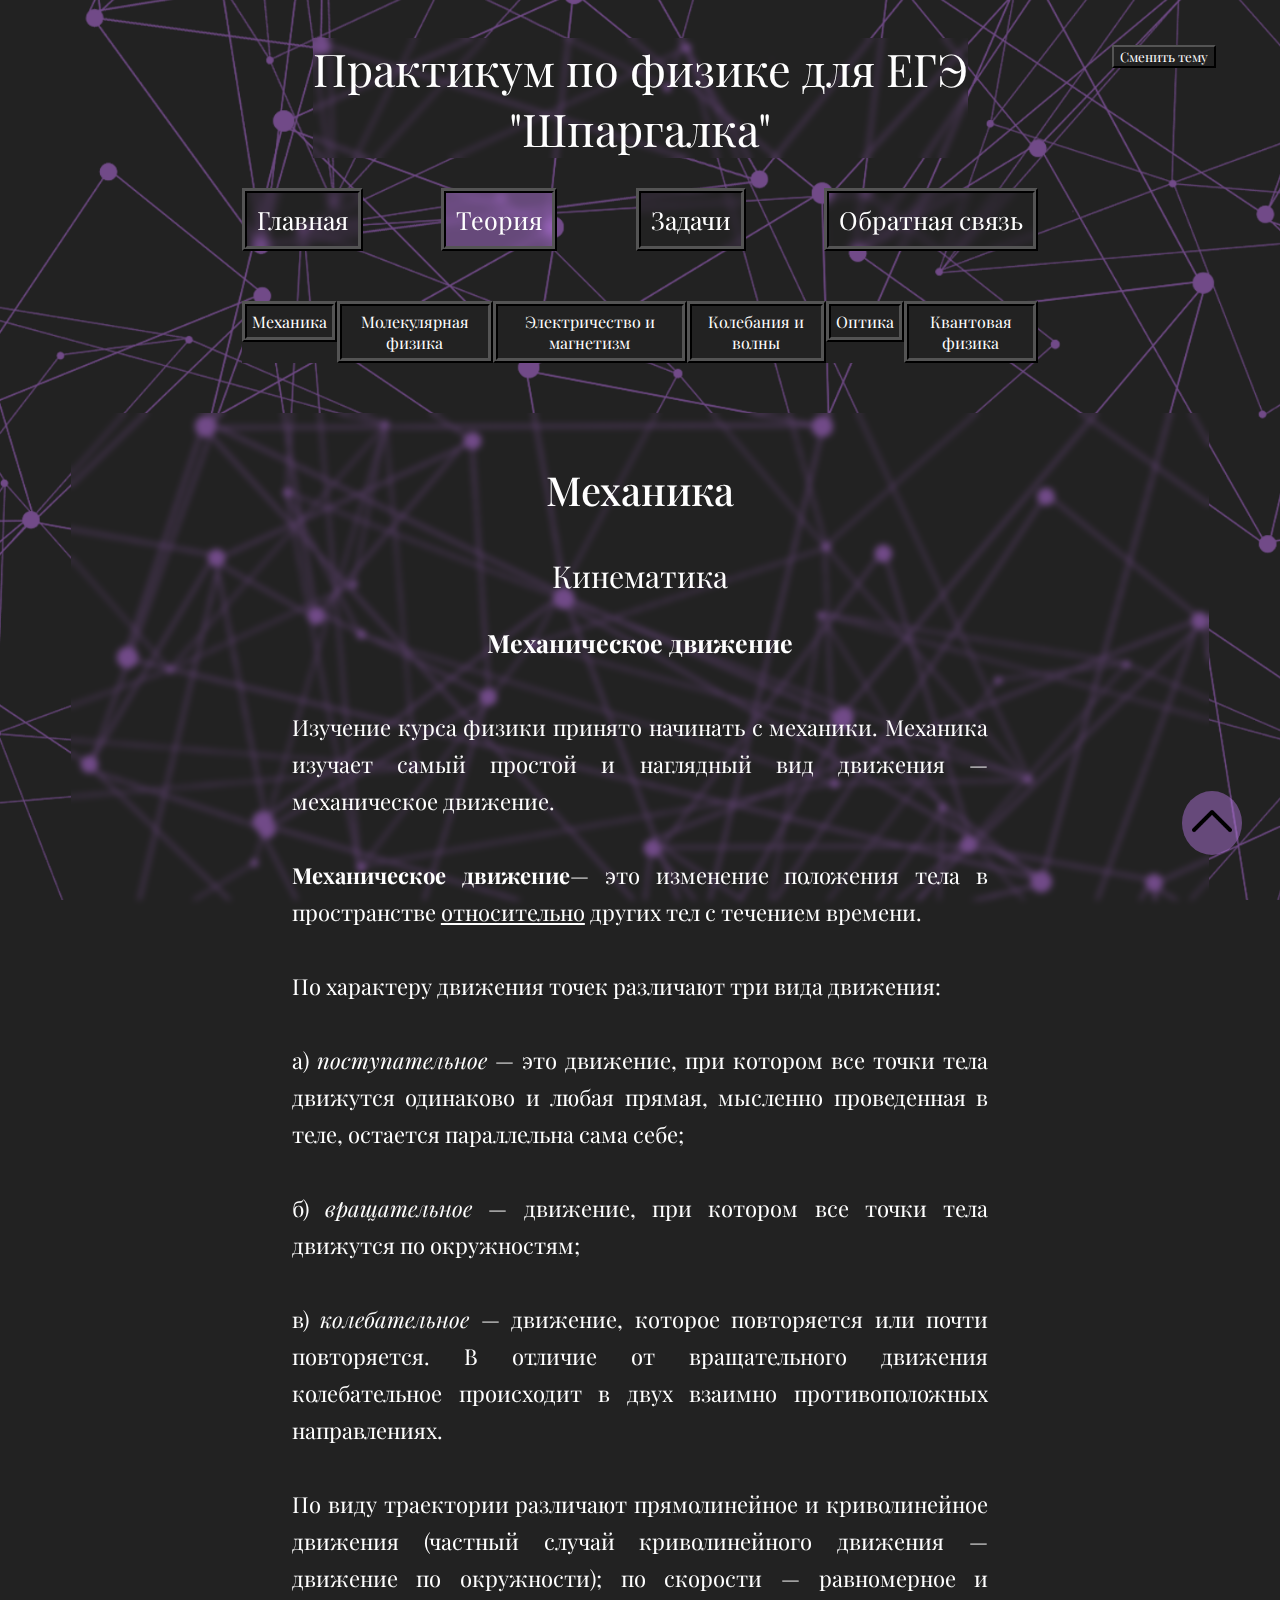
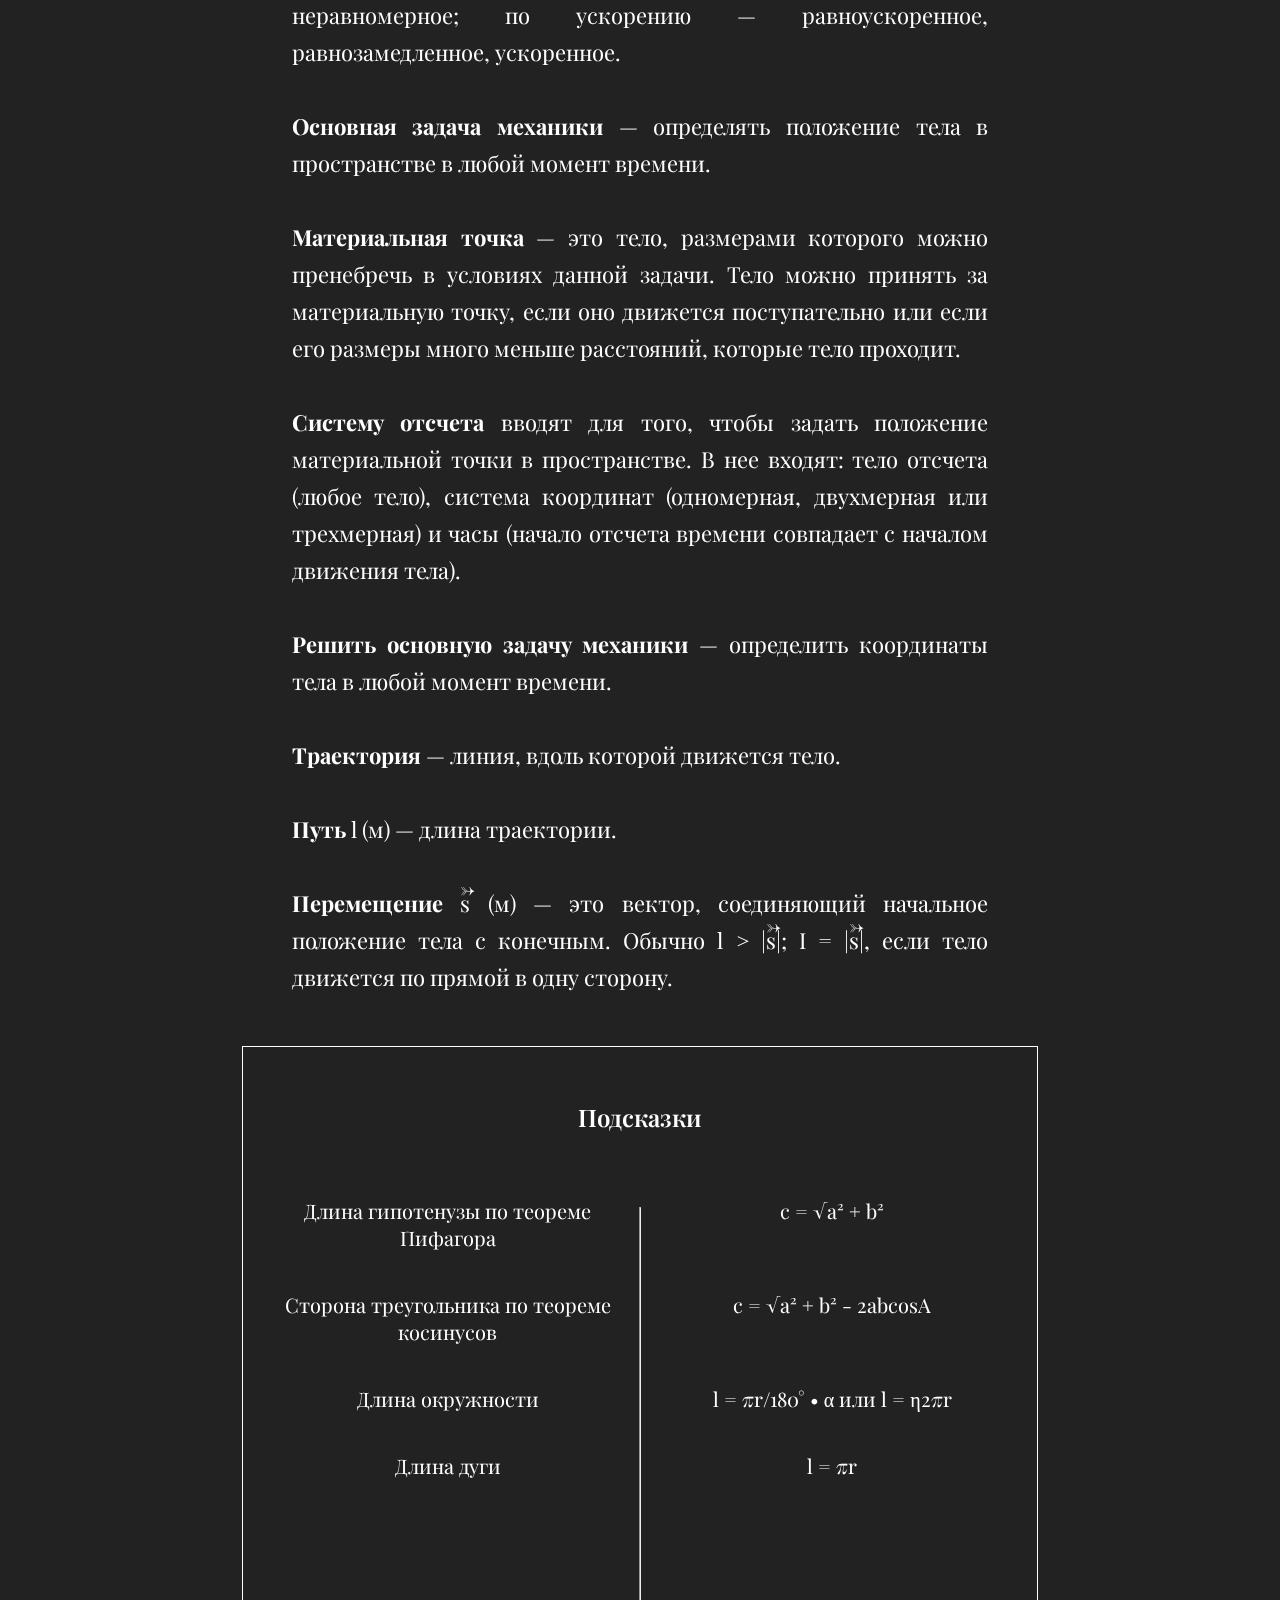
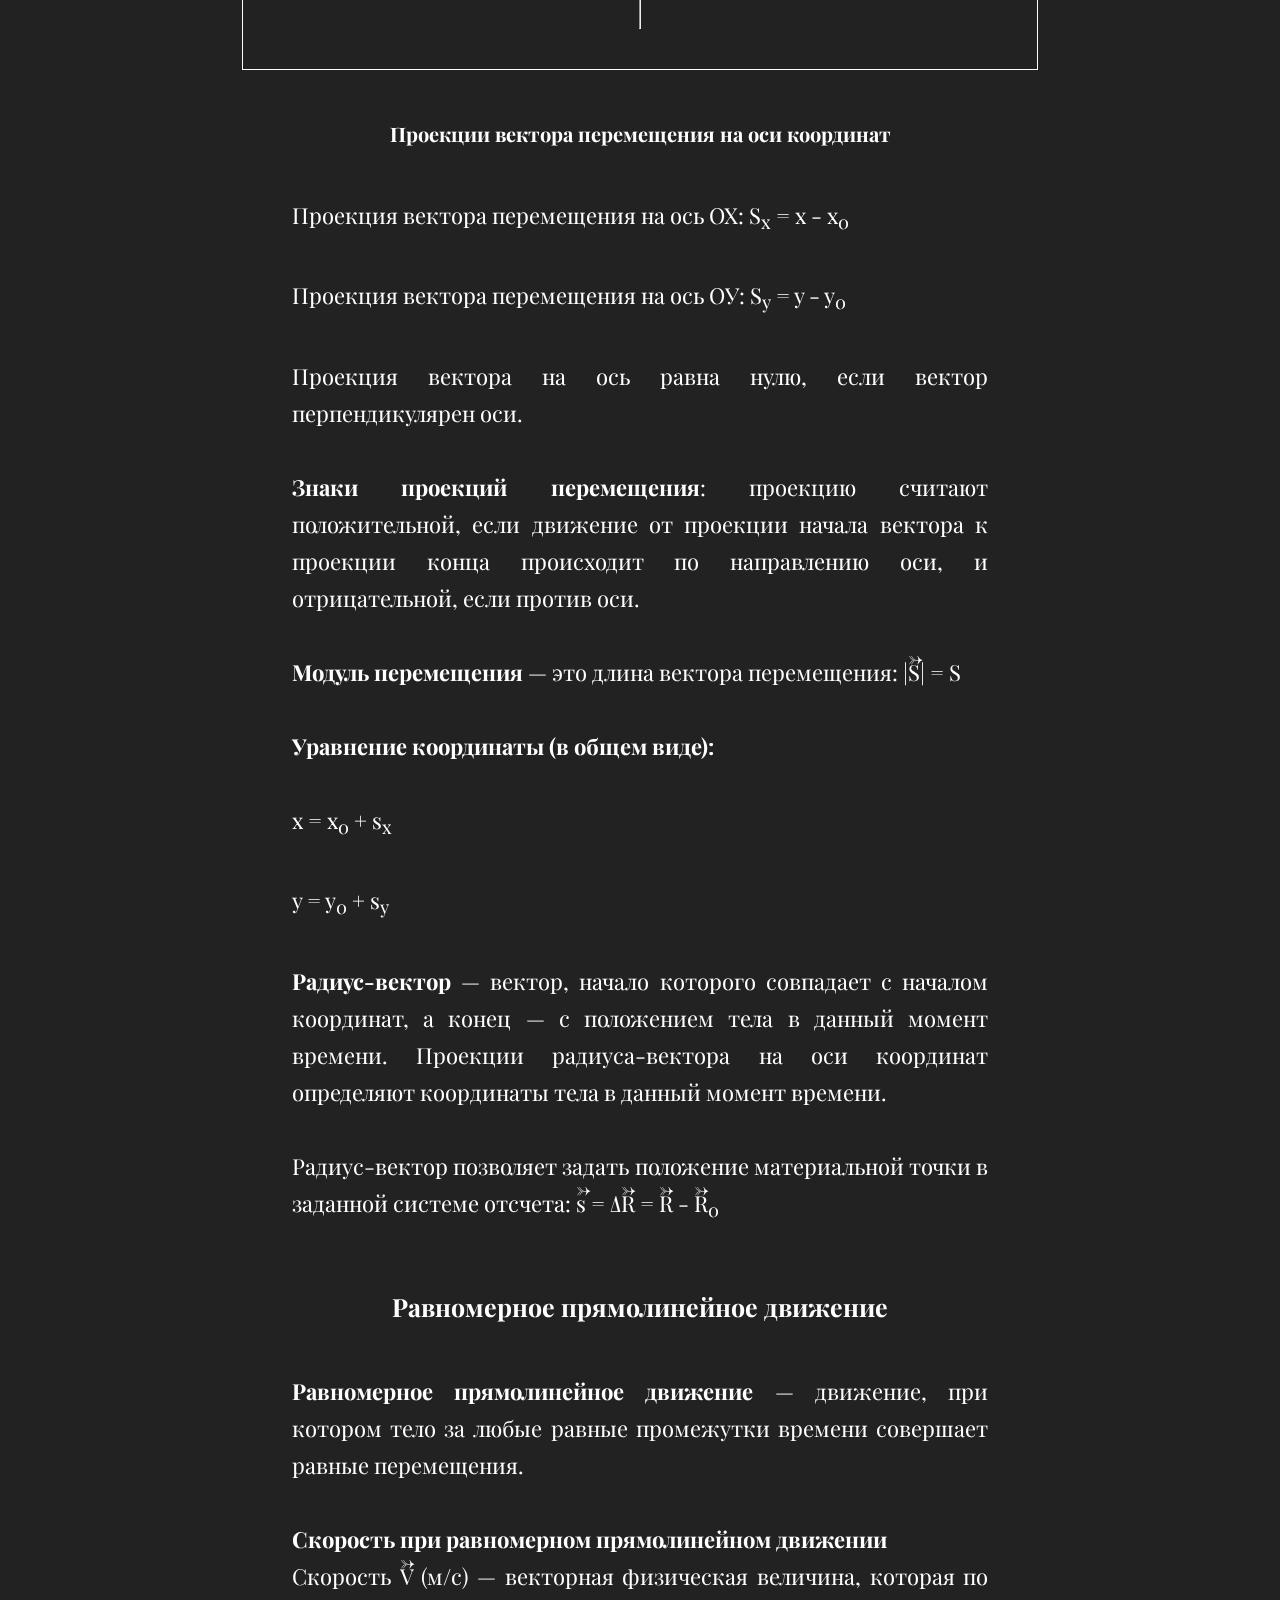
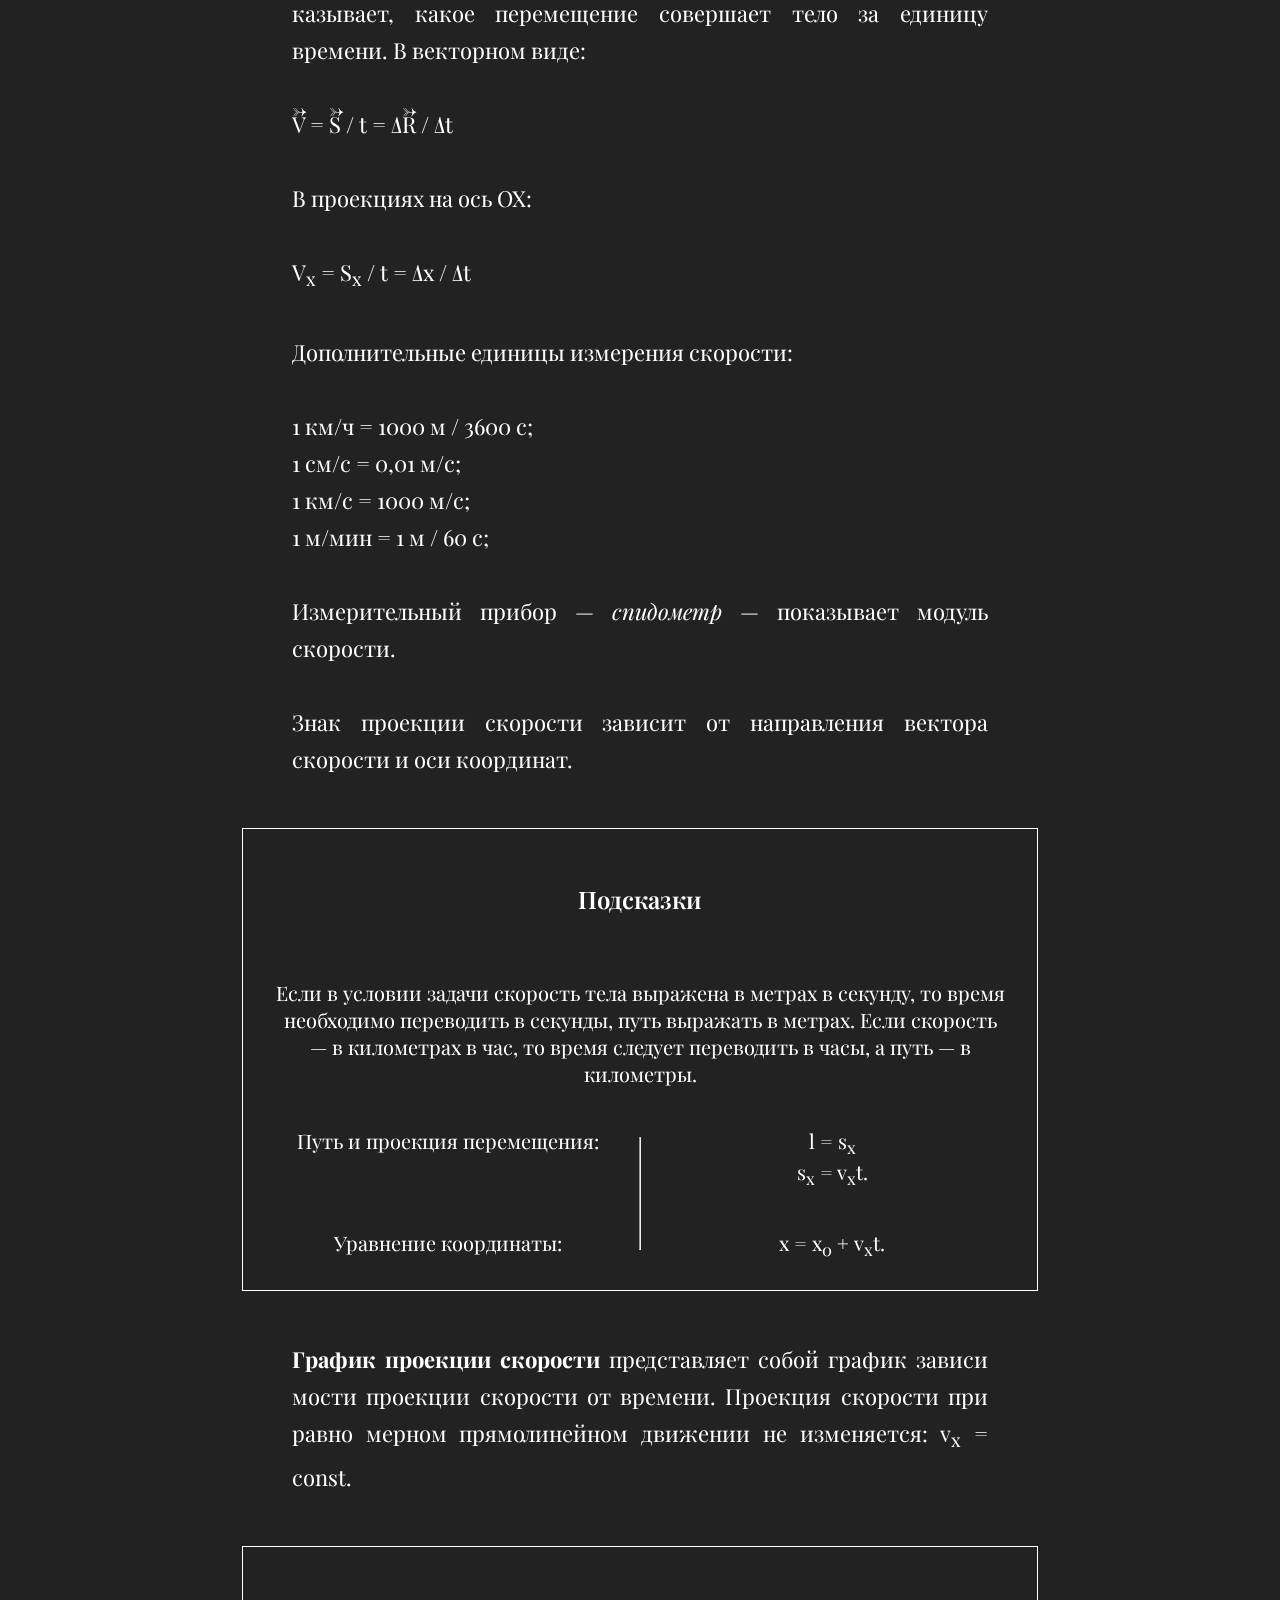
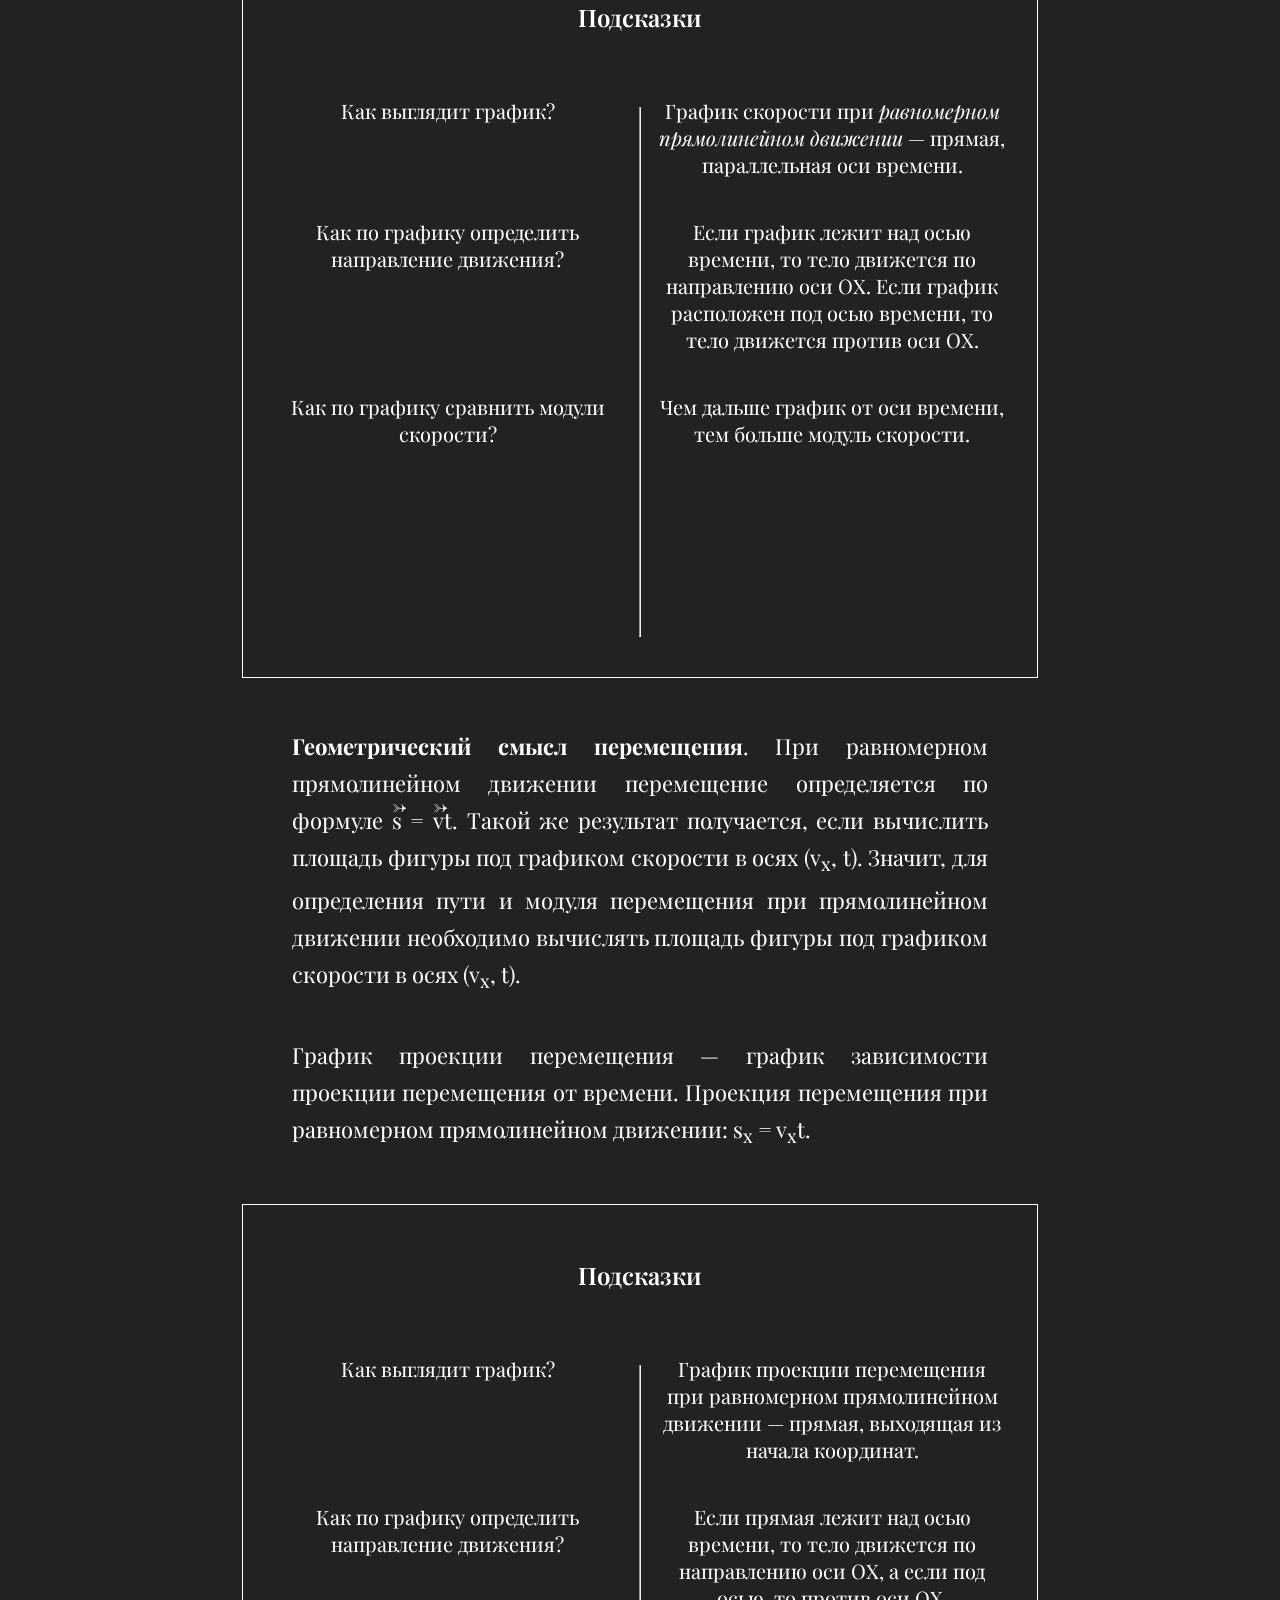
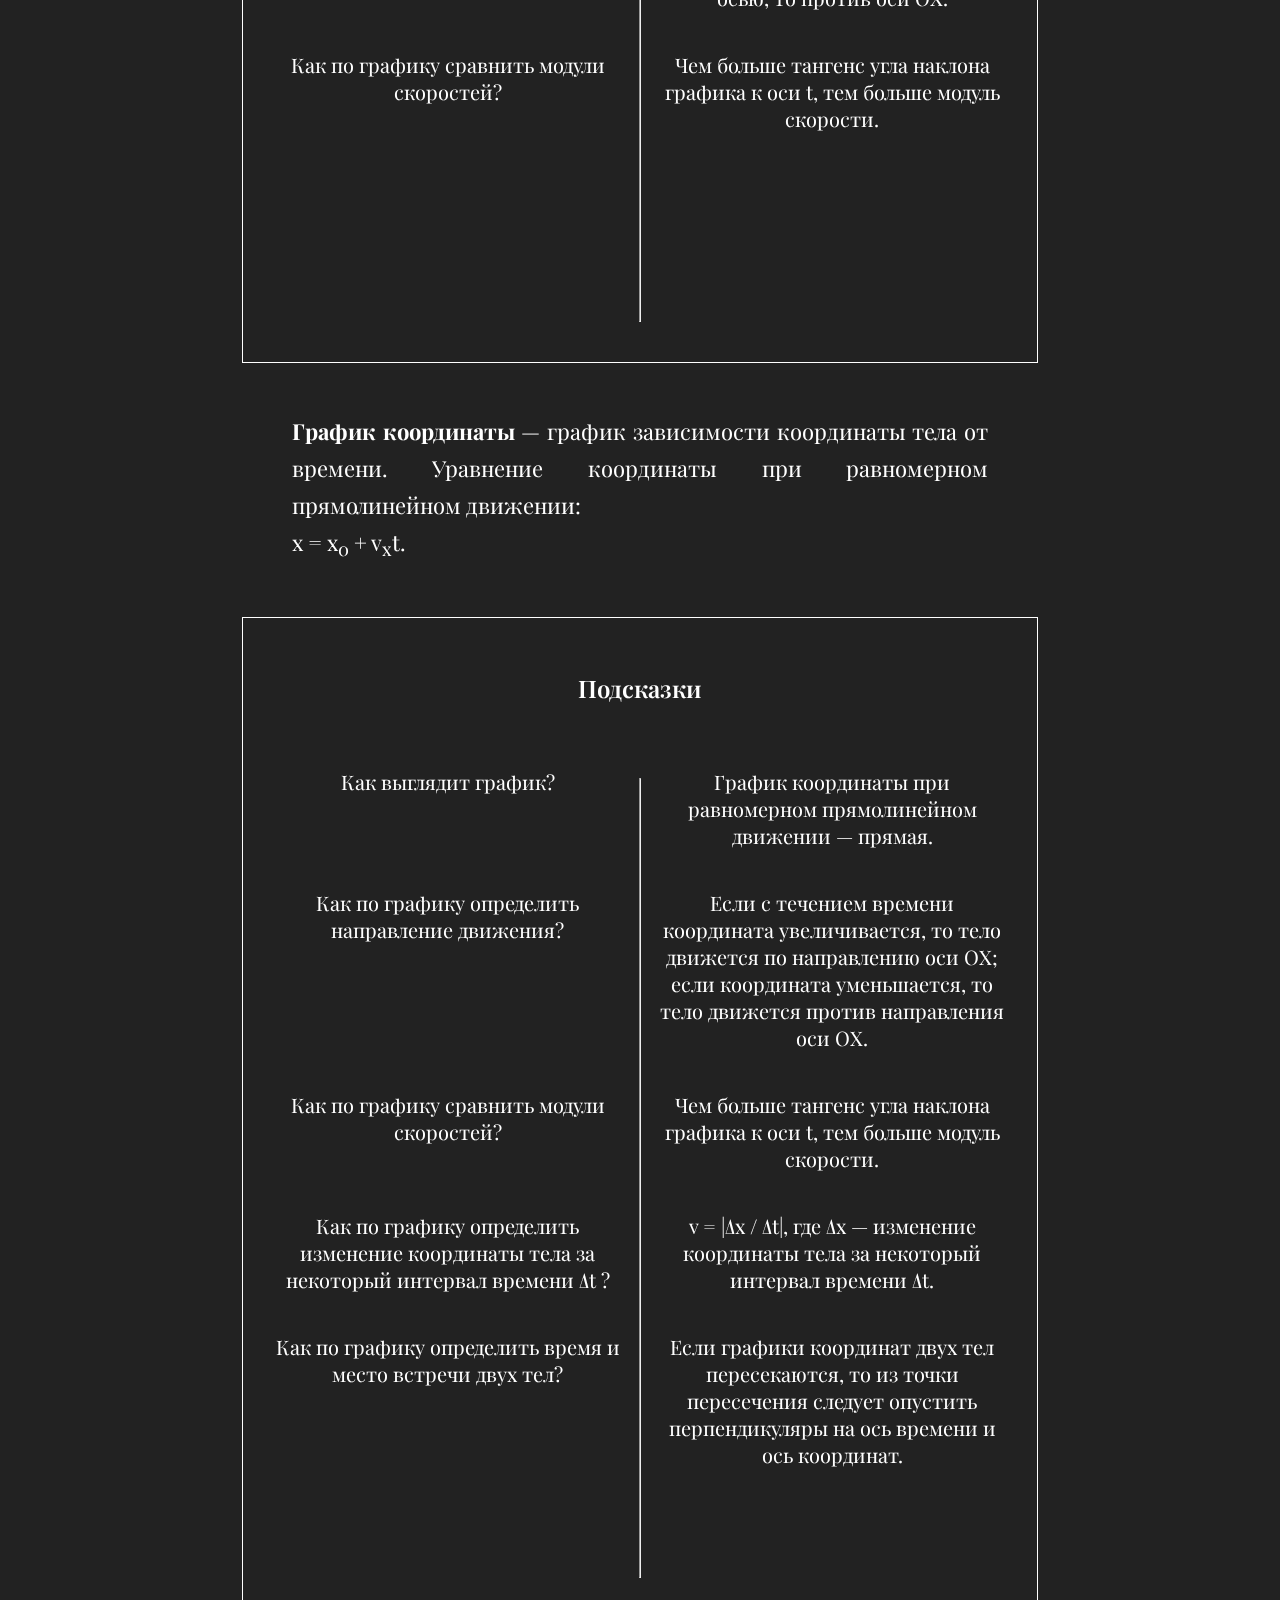
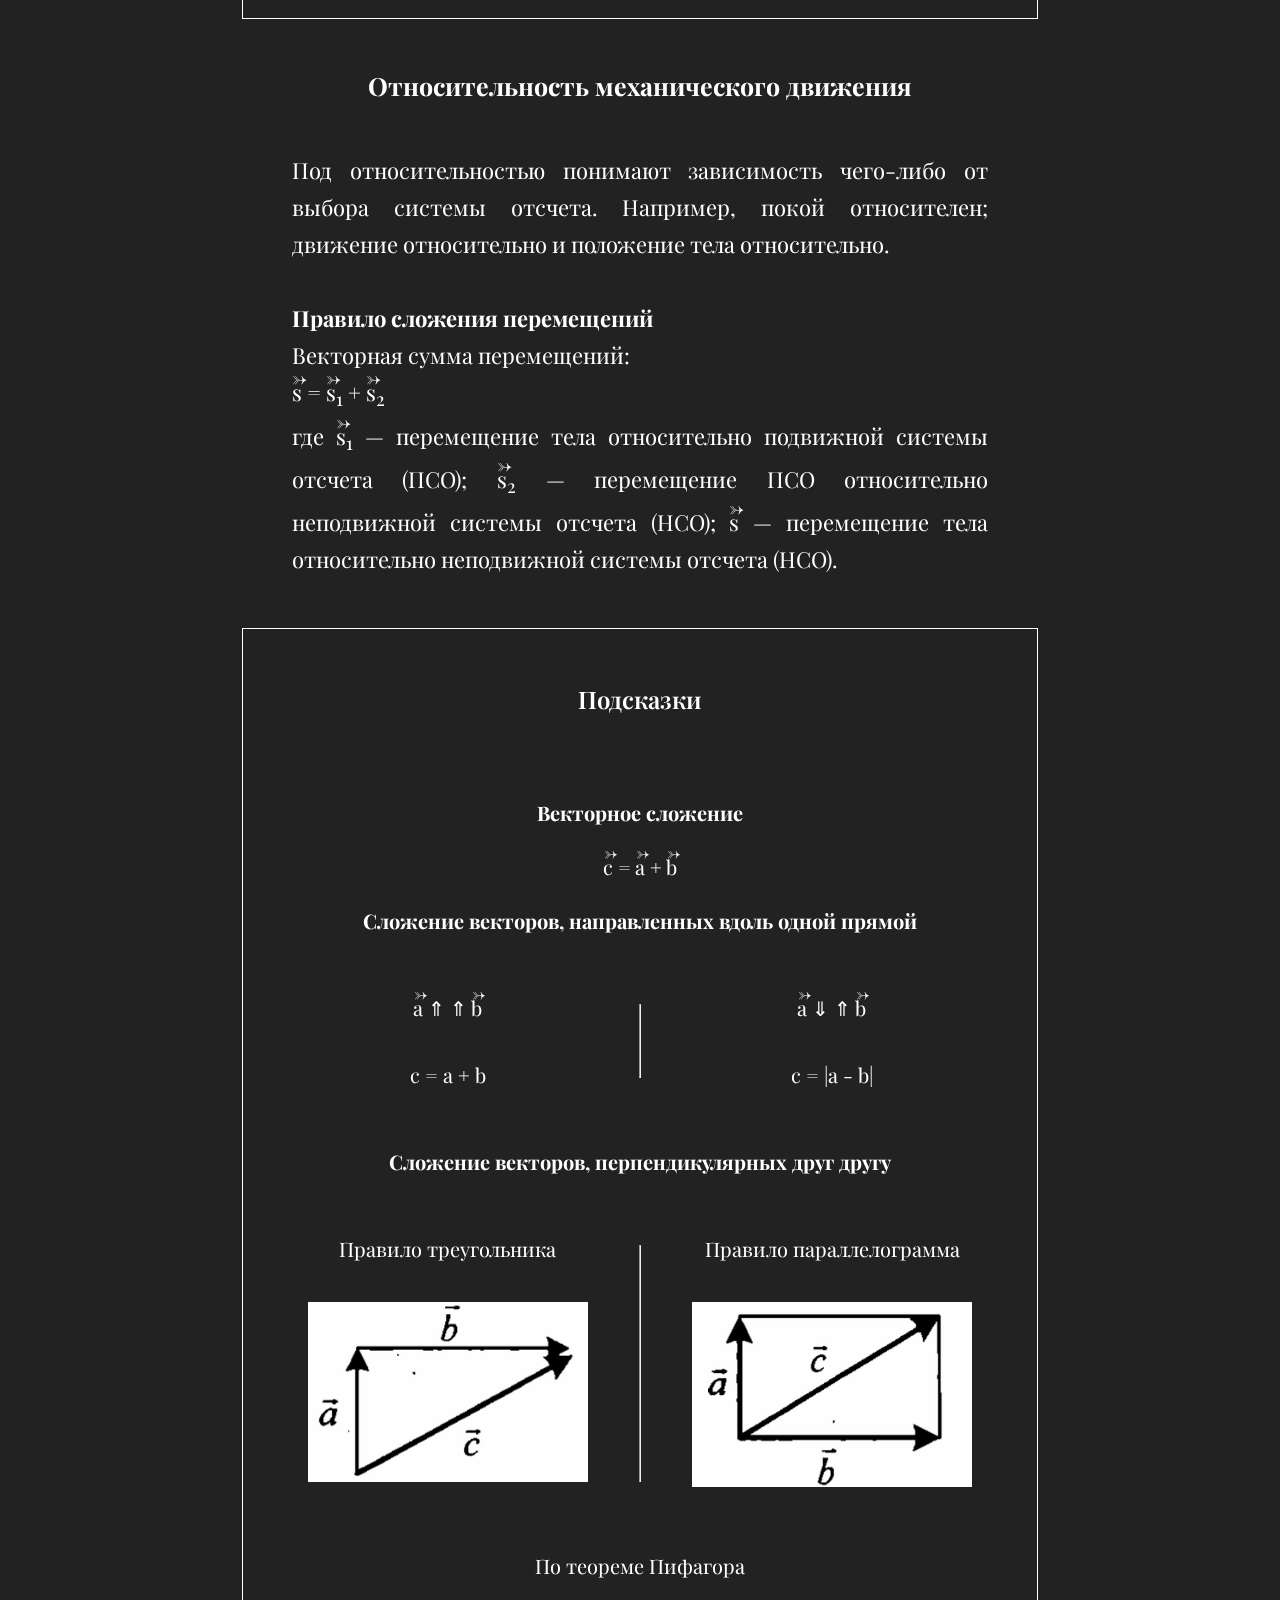
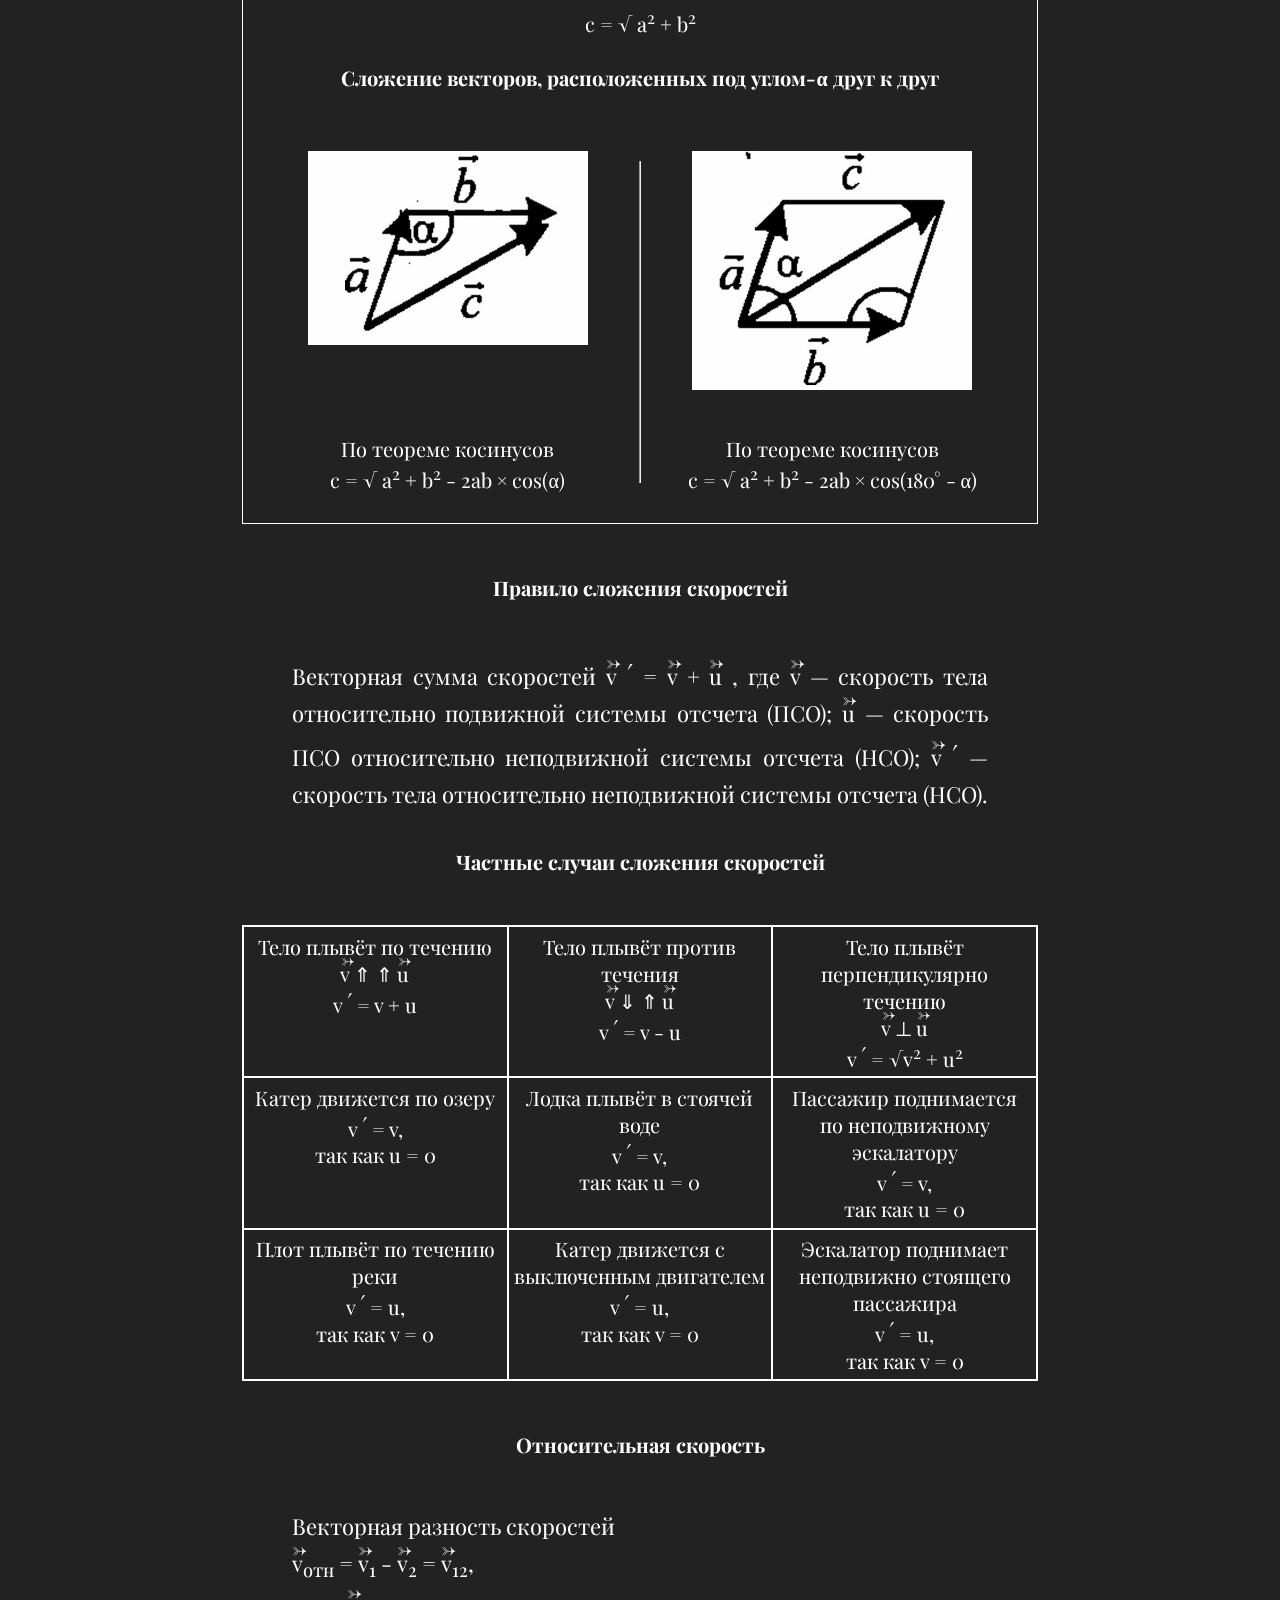
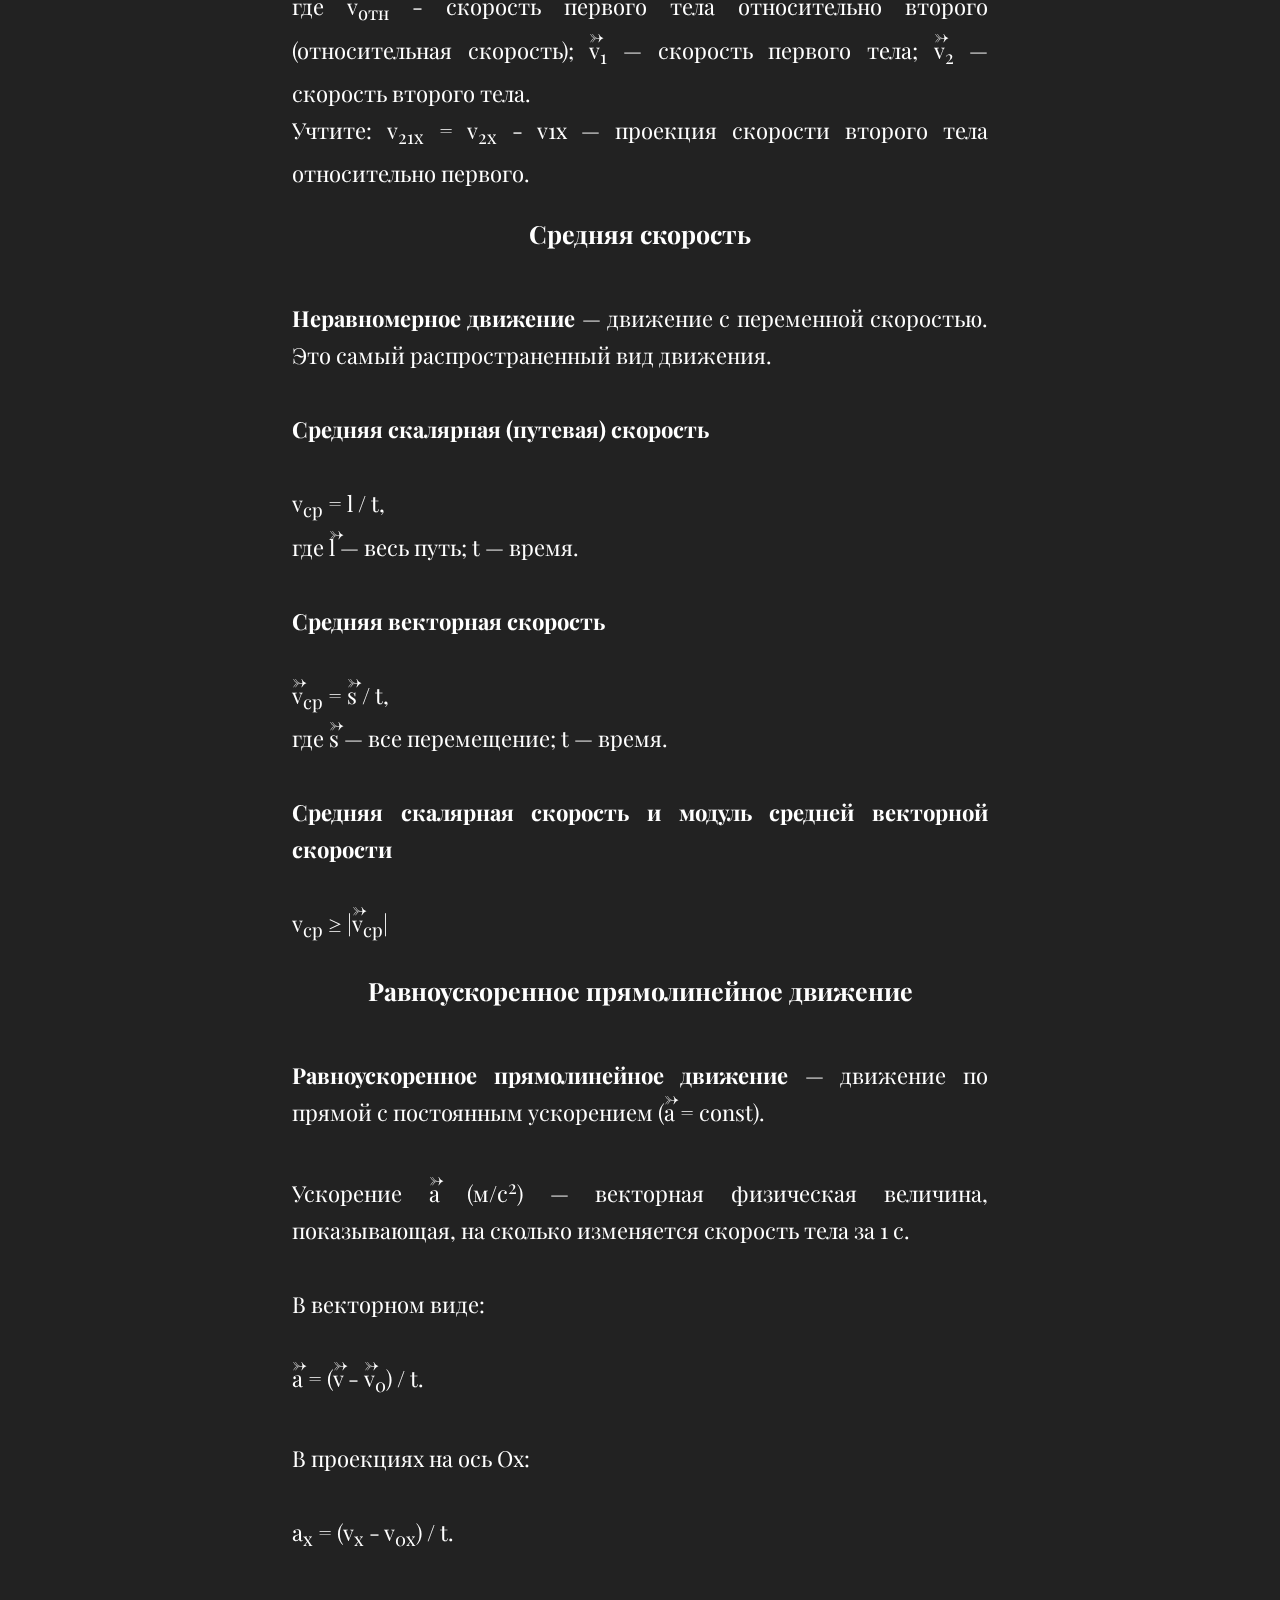
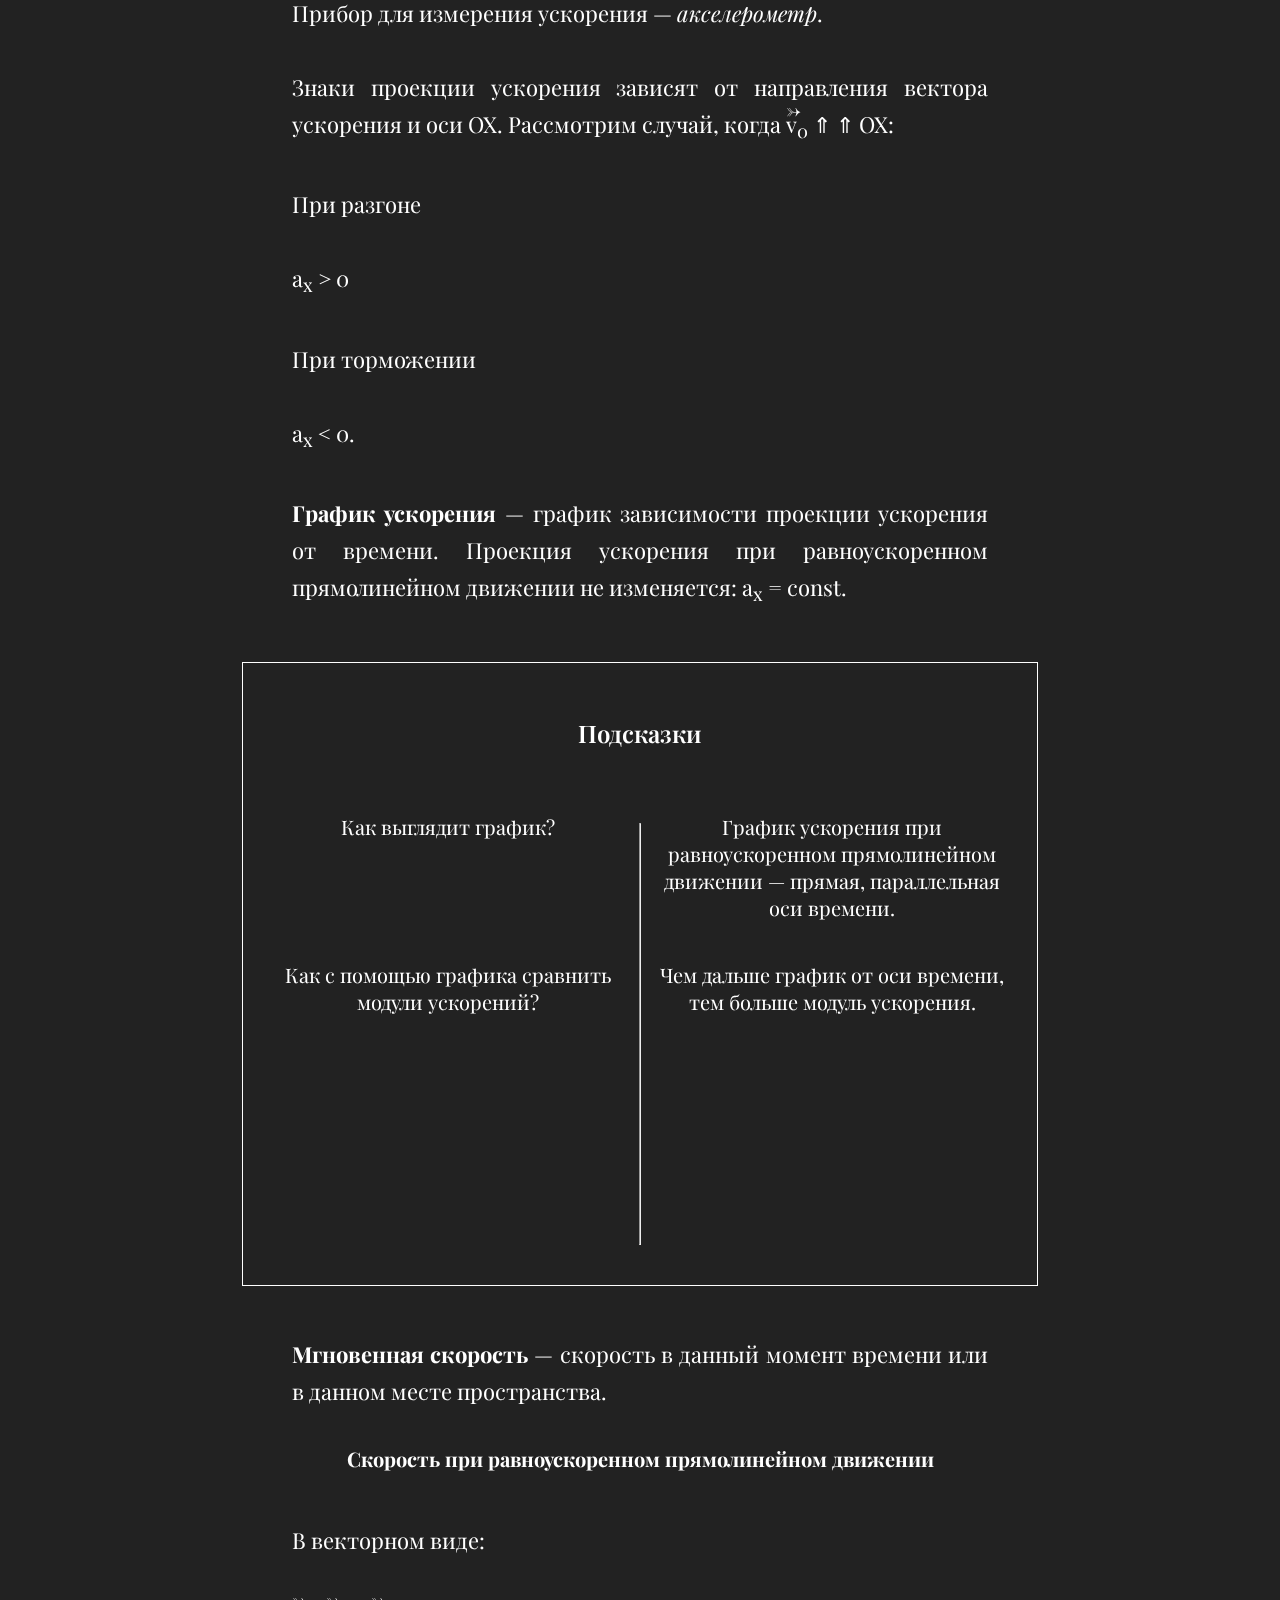
<file: theory.html>
<!DOCTYPE html>
<html lang="ru">
<head>
    <meta charset="UTF-8">
    <meta name="viewport" content="width=device-width, initial-scale=1.0">
    <title>Подготовка к ЕГЭ по физике</title>
    <link rel="stylesheet" href="theory.css">
    <!-- Шрифт Playfair Display -->
    <link rel="preconnect" href="https://fonts.googleapis.com">
    <link rel="preconnect" href="https://fonts.gstatic.com" crossorigin>
    <link href="https://fonts.googleapis.com/css2?family=Playfair+Display:ital,wght@0,400..900;1,400..900&display=swap" rel="stylesheet">
</head>
<body>
    <img src="images/Background.png" alt="" id="background">
    <div id="wrapper">
        <div id="head">
            <p>Практикум по физике для ЕГЭ<br>"Шпаргалка"</p>
            <nav id="main_nav">
                <a href="index.html">Главная</a>
                <a href="theory.html" class="active">Теория</a>
                <a href="tasks.html">Задачи</a>
                <a href="about.html">Обратная связь</a>
            </nav>
            <nav id="mini_nav">
                <!-- Меню для телефонов -->
                <div class="dropdown_mobile">
                    <a onclick="myFunction()" class="dropbtn_mobile"><img id="menu_icon" src="images/menu_icon_214236.png" alt=""></a>
                    <div id="myDropdown" class="dropdown-content_mobile">
                      <a href="#Mechanics" class="dropbtn_mobile2">Механика</a>
                      <div class="dropdown_mobile2">
                        <a class="dropbtn_mobile2" class="reveal"><img src="images/downarrow_120663.png" alt="" width="16px"></a>
                        <div class="dropdown-content_mobile2">
                          <a href="#Kinematic" class="dropbtn_mobile3">Кинематика</a>
                          <div class="dropdown_mobile3">
                            <!-- Якорь -->
                              <a class="dropbtn_mobile3" class="reveal"><img src="images/downarrow_120663.png" alt="" width="16px"></a>
                                <div class="dropdown-content_mobile3">
                                  <a href="#Motion">Механическое движение</a>
                                  <a href="#Linearmotion">Равномерное прямолинейное движение</a>
                                  <a href="#Relativity">Относительность механического движения</a>
                                  <a href="#Averagespeed">Средняя скорость</a>
                                  <a href="#Equidistant">Равноускоренное прямолинейное движение</a>
                                  <a href="#Gravitation">Движение в поле силы тяжести</a>
                                  <a href="#Dynamics_motion_along_circle">Движение по окружности с постоянной по модулю скоростью</a>
                                </div>
                          </div>
                          <a href="#Dynamics" class="dropbtn_mobile3">Динамика</a>
                          <div class="dropdown_mobile3">
                            <a class="dropbtn_mobile3" class="reveal"><img src="images/downarrow_120663.png" alt="" width="16px"></a>
                              <div class="dropdown-content_mobile3">
                                <a href="#Newton3">Три закона Ньютона</a>
                                <a href="#Forceuniversalgravity">Сила всемирного тяготения</a>
                                <a href="#Forcegravity">Сила тяжести</a>
                                <a href="#Forcetension">Сила упругости</a>
                                <a href="#Forcefriction">Сила трения</a>
                                <a href="#Newton">Применение законов Ньютона</a>
                                <a href="#Weight">Вес тела</a>
                                <a href="#Dynamics_motion_along_circle">Динамика движения по окружности с постоянной по модулю скоростью</a>
                              </div>
                          </div>
                          <a href="#Saves" class="dropbtn_mobile3">Законы сохранения</a>
                          <div class="dropdown_mobile3">
                            <a class="dropbtn_mobile3" class="reveal"><img src="images/downarrow_120663.png" alt="" width="16px"></a>
                              <div class="dropdown-content_mobile3">
                                <a href="#Impulse">Импульс тела</a>
                                <a href="#Jet_propulsion">Реактивное движение</a>
                                <a href="#Save_impulse">Законы сохранения импульса</a>
                                <a href="#Mechanical_work">Механическая работа</a>
                                <a href="#Mechanical_works">Механическая работа. Её виды</a>
                                <a href="#Power">Мощность</a>
                                <a href="#Save_energy">Закон сохранения механической энергии</a>
                              </div>
                          </div>
                          <a href="#Statics" class="dropbtn_mobile3">Статика</a>
                          <div class="dropdown_mobile3">
                            <a class="dropbtn_mobile3" class="reveal"><img src="images/downarrow_120663.png" alt="" width="16px"></a>
                              <div class="dropdown-content_mobile3">
                                <a href="#Momentum">Момент силы. Правило моментов</a>
                                <a href="#Pressure_and_force">Давление твердого тела. Сила давления</a>
                              </div>
                          </div>
                          <a href="#Gidrostatika" class="dropbtn_mobile3">Гидростатика</a>
                          <div class="dropdown_mobile3">
                            <a class="dropbtn_mobile3" class="reveal"><img src="images/downarrow_120663.png" alt="" width="16px"></a>
                              <div class="dropdown-content_mobile3">
                                <a href="#Pressure_and_force2">Давление в жидкостях и газах. Сила давления</a>
                                <a href="#Conductivity">Сообщающиеся сосуды</a>
                                <a href="#Force_Arhimeda">Архимедова сила</a>
                              </div>
                          </div>
                        </div>
                      </div>
                    <a class="dropbtn_mobile2" href="#Molecular-physics-and-thermodynamics">Молекулярная физика</a>
                  <div class="dropdown_mobile2">
                      <a class="dropbtn_mobile2" class="reveal"><img src="images/downarrow_120663.png" alt="" width="16px"></a>
                    <div class="dropdown-content_mobile2">
                      <a href="#Molecular-kinetics-theory" class="dropbtn_mobile3">Молекулярная физика. Газовые законы</a>
                        <div class="dropdown_mobile3">
                      <a class="dropbtn_mobile3" class="reveal"><img src="images/downarrow_120663.png" alt="" width="16px"></a>
                            <div class="dropdown-content_mobile3">
                                <a href="#Main_concepts_of_molecular_kinetics">Основные положения молекулярно-кинетической теории и их опытное обоснование</a>
                                <a href="#Ideal_gas">Идеальный газ. Основное уравнение МКТ идеального газа</a>
                                <a href="#Equation_of_state">Уравнение состояния идеального газа</a>
                                <a href="#United_gas_law">Объединённый газовый закон</a>
                                <a href="#Dalton's_law">Закон Дальтона</a>
                                <a href="#Evaporation_and_condensation">Испарение и конденсация. Влажность воздуха</a>
                            </div>
                        </div>
                        <a href="#Thermodynamics" class="dropbtn_mobile3">Термодинамика</a>
                        <div class="dropdown_mobile3">
                          <a class="dropbtn_mobile3" class="reveal"><img src="images/downarrow_120663.png" alt="" width="16px"></a>
                            <div class="dropdown-content_mobile3">
                                <a href="#Internal_energy_of_matter">Внутренняя энергия вещества</a>
                                <a href="#Internal_energy_of_ideal_gas">Внутренняя энергия идеального газа</a>
                                <a href="#Work_of_ideal_gas">Работа идеального газа</a>
                                <a href="#First_beginning_of_thermodynamics">Первое начало термодинамики</a>
                                <a href="#Thermodynamics_machines" id="last1">Тепловые машины</a>
                            </div>
                        </div>

                        </div>
                      </div>
                      <!-- Сделать подящие стили для подтем подтем -->
                      <a href="#Electrical_magnetism" class="dropbtn_mobile2">Электричество и магнетизм</a>
                      <div class="dropdown_mobile2">
                        <a class="dropbtn_mobile2" class="reveal"><img src="images/downarrow_120663.png" alt="" width="16px"></a>
                        <div class="dropdown-content_mobile2">
                          <a href="#Electrostatic" class="dropbtn_mobile3">Электростатика</a>
                          <div class="dropdown_mobile3">
                            <a class="dropbtn_mobile3" class="reveal"><img src="images/downarrow_120663.png" alt="" width="16px"></a>
                              <div class="dropdown-content_mobile3">
                                <a href="#Electric_charge">Электрический заряд. Закон сохранения заряда</a>
                                <a href="#Electric_field">Электрическое поле</a>
                                <a href="#Law_of_Coulon">Закон Кулона</a>
                                <a href="#Spec_electric_field">Характеристики электрического поля</a>
                                <a href="#Electrostatic_field">Электростатическое поле точечного заряда</a>
                                <a href="#Principles_of_superposition_of_solid_and_electrostatic_field">Принцип суперпозиции сил и полей</a>
                                <a href="#Electrostatic_field_sphere">Электростатическое поле заряженной сферы</a>
                                <a href="#Homogenous_field">Однородное электростатическое поле</a>
                                <a href="#Work_of_electrostatic_field">Работа однородного электрического поля</a>
                                <a href="#Capacitors">Конденсаторы</a>
                              </div>
                          </div>
                          <a href="#Constant_current" class="dropbtn_mobile3">Постоянный ток</a>
                          <div class="dropdown_mobile3">
                            <a class="dropbtn_mobile3" class="reveal"><img src="images/downarrow_120663.png" alt="" width="16px"></a>
                              <div class="dropdown-content_mobile3">
                                <a href="#Electric_current">Электрический ток в металлах</a>
                                <a href="#Electric_potential">Соединения проводников</a>
                                <a href="#Electric_field_potential">Полная цепь</a>
                                <a href="#Work_of_electric_current">Работа и мощность электрического тока</a>
                                <a href="#Electric_current_in_vacuum">Электрический ток в жидкостях, полупроводниках, в вакууме, в газах</a>
                              </div>
                          </div>
                          <a href="#Magnetic_field" class="dropbtn_mobile3">Магнитное поле. Электромагнитная индукция</a>
                          <div class="dropdown_mobile3">
                            <a class="dropbtn_mobile3" class="reveal"><img src="images/downarrow_120663.png" alt="" width="16px"></a>
                              <div class="dropdown-content_mobile3">
                                <a href="#Magnetic_field">Вектор магнитной индукции. Линия магнитной индукции</a>
                                <a href="#Principles_of_superposition">Принцип суперпозиции полей</a>
                                <a href="#Ampere">Сила Ампера</a>
                                <a href="#Lorentz">Сила Лоренца</a>
                                <a href="#Magnetic_flux">Магнитный поток</a>
                                <a href="#Law_of_Lenz">Правило Ленца</a>
                                <a href="#Law_of_Induction">Закон электромагнитной индукции</a>
                              </div>
                          </div>
                        </div>
                      </div>
                      <a href="#Waves_and_frequencies" class="dropbtn_mobile2">Колебания и волны</a>
                      <div class="dropdown_mobile2">
                        <a class="dropbtn_mobile2" class="reveal"><img src="images/downarrow_120663.png" alt="" width="16px"></a>
                        <div class="dropdown-content_mobile2_2">
                            <a href="#Free_waves">Свободные колебания</a>
                            <a href="#Transformation_of_energy">Превращение энергии</a>
                            <a href="#Forced_waves">Вынужденные колебания</a>
                            <a href="#Variable_current">Переменный электрический ток</a>
                            <a href="#Waves">Волны</a>
                        </div>
                      </div>
                      <a href="#Optics" class="dropbtn_mobile2">Оптика</a>
                      <div class="dropdown_mobile2">
                        <a class="dropbtn_mobile2" class="reveal"><img src="images/downarrow_120663.png" alt="" width="16px"></a>
                        <div class="dropdown-content_mobile2_2">
                          <a href="#Principles_of_optics">Законы геометрической оптики</a>
                          <a href="#Lenses">Линзы</a>
                          <a href="#Formula_of_a_lens">Формула тонкой линзы</a>
                          <a href="#Waves_of_light">Волновые свойства света</a>
                          <a href="#Theory_of_relative_motion">Элементы теории относительности</a>
                        </div>
                      </div>
                      <a href="#Quantum_physics" class="dropbtn_mobile2">Квантовая физика</a>
                      <div class="dropdown_mobile2">
                        <a class="dropbtn_mobile2" class="reveal"><img src="images/downarrow_120663.png" alt="" width="16px"></a>
                        <div class="dropdown-content_mobile2_2">
                          <a href="#Thermal_effects">Тепловое излучение</a>
                          <a href="#Photoelectric_effect">Фотоэффект</a>
                          <a href="#Light_quantum">Световые кванты</a>
                          <a href="#Structure_of_the_atom">Строение атома</a>
                          <a href="#Postulants_of_Bor">Постулаты Бора</a>
                          <a href="#Atom_core">Атомное ядро</a>
                          <a href="#Radioactivity">Радиоактивность</a>
                        </div>
                      </div>
                    </div>
                  </div>
                  <!-- Конец меню для телефонов -->
                <div class="dropdown" id="first">
                    <a class="dropbtn" href="#Mechanics">Механика</a>
                    <div class="dropdown-content">
                      <div class="dropdown2">
                        <!-- Якорь -->
                          <a href="#Kinematic" class="dropbtn2">Кинематика</a>
                            <div class="dropdown-content2">
                              <a href="#Motion">Механическое движение</a>
                              <a href="#Linearmotion">Равномерное прямолинейное движение</a>
                              <a href="#Relativity">Относительность механического движения</a>
                              <a href="#Averagespeed">Средняя скорость</a>
                              <a href="#Equidistant">Равноускоренное прямолинейное движение</a>
                              <a href="#Gravitation">Движение в поле силы тяжести</a>
                              <a href="#Dynamics_motion_along_circle" id="last">Движение по окружности с постоянной по модулю скоростью</a>
                            </div>
                      </div>
                      <div class="dropdown2">
                        <a href="#Dynamics" class="dropbtn2">Динамика</a>
                          <div class="dropdown-content2">
                            <a href="#Newton3">Три закона Ньютона</a>
                            <a href="#Forceuniversalgravity">Сила всемирного тяготения</a>
                            <a href="#Forcegravity">Сила тяжести</a>
                            <a href="#Forcetension">Сила упругости</a>
                            <a href="#Forcefriction">Сила трения</a>
                            <a href="#Newton">Применение законов Ньютона</a>
                            <a href="#Weight">Вес тела</a>
                            <a href="#Dynamics_motion_along_circle" id="last1">Динамика движения по окружности с постоянной по модулю скоростью</a>
                          </div>
                      </div>
                      <div class="dropdown2">
                        <a href="#Saves" class="dropbtn2">Законы сохранения</a>
                          <div class="dropdown-content2">
                            <a href="#Impulse">Импульс тела</a>
                            <a href="#Jet_propulsion">Реактивное движение</a>
                            <a href="#Save_impulse">Закон сохранения импульса</a>
                            <a href="#Mechanical_work">Механическая работа</a>
                            <a href="#Mechanical_works">Механическая работа. Её виды</a>
                            <a href="#Power">Мощность</a>
                            <a href="#Save_energy" id="last">Закон сохранения механической энергии</a>
                          </div>
                      </div>
                      <div class="dropdown2">
                        <a href="#Statics" class="dropbtn2">Статика</a>
                          <div class="dropdown-content2">
                            <a href="#Momentum">Момент силы. Правило моментов</a>
                            <a href="#Pressure_and_force">Давление твердого тела. Сила давления</a>
                          </div>
                      </div>
                      <div class="dropdown2">
                        <a href="#Gidrostatika" class="dropbtn2">Гидростатика</a>
                          <div class="dropdown-content2">
                            <a href="#Pressure_and_force2">Давление в жидкостях и газах. Сила давления</a>
                            <a href="#Conductivity">Сообщающиеся сосуды</a>
                            <a href="#Force_Arhimeda">Архимедова сила</a>
                          </div>
                      </div>
                    </div>
                </div>
                <div class="dropdown">
                    <a class="dropbtn" href="#Molecular-physics-and-thermodynamics">Молекулярная физика</a>
                    <div class="dropdown-content">
                        <div class="dropdown2">
                      <a href="#Molecular-kinetics-theory" class="dropbtn2">Молекулярная физика. Газовые законы</a>
                            <div class="dropdown-content2">
                                <a href="#Main_concepts_of_molecular_kinetics">Основные положения молекулярно-кинетической теории и их опытное обоснование</a>
                                <a href="#Ideal_gas">Идеальный газ. Основное уравнение МКТ идеального газа</a>
                                <a href="#Equation_of_state">Уравнение состояния идеального газа</a>
                                <a href="#United_gas_law">Объединённый газовый закон</a>
                                <a href="#Dalton's_law">Закон Дальтона</a>
                                <a href="#Evaporation_and_condensation">Испарение и конденсация. Влажность воздуха</a>
                            </div>
                        </div>
                        <div class="dropdown2">
                          <a href="#Thermodynamics" class="dropbtn2">Термодинамика</a>
                            <div class="dropdown-content2">
                                <a href="#Internal_energy_of_matter">Внутренняя энергия вещества</a>
                                <a href="#Internal_energy_of_ideal_gas">Внутренняя энергия идеального газа</a>
                                <a href="#Work_of_ideal_gas">Работа идеального газа</a>
                                <a href="#First_beginning_of_thermodynamics">Первое начало термодинамики</a>
                                <a href="#Thermodynamics_machines" id="last1">Тепловые машины</a>
                            </div>
                        </div>
                    </div>
                </div>
                <div class="dropdown">
                    <a href ="#Electrical_magnetism" class="dropbtn">Электричество и магнетизм</a>
                    <div class="dropdown-content">
                      <div class="dropdown2">
                        <a href="#Electrostatic" class="dropbtn2">Электростатика</a>
                          <div class="dropdown-content2">
                            <a href="#Electric_charge">Электрический заряд. Закон сохранения заряда</a>
                            <a href="#Electric_field">Электрическое поле</a>
                            <a href="#Law_of_Coulon">Закон Кулона</a>
                            <a href="#Spec_electric_field">Характеристики электрического поля</a>
                            <a href="#Electrostatic_field">Электростатическое поле точечного заряда</a>
                            <a href="#Principles_of_superposition_of_solid_and_electrostatic_field">Принцип суперпозиции сил и полей</a>
                            <a href="#Electrostatic_field_sphere">Электростатическое поле заряженной сферы</a>
                            <a href="#Homogenous_field">Однородное электростатическое поле</a>
                            <a href="#Work_of_electrostatic_field">Работа однородного электрического поля</a>
                            <a href="#Capacitors" id="last">Конденсаторы</a>
                          </div>
                      </div>
                      <div class="dropdown2">
                        <a href="#Constant_current" class="dropbtn2">Постоянный ток</a>
                          <div class="dropdown-content2">
                            <a href="#Electric_current">Электрический ток в металлах</a>
                            <a href="#Electric_potential">Соединения проводников</a>
                            <a href="#Electric_field_potential">Полная цепь</a>
                            <a href="#Work_of_electric_current">Работа и мощность электрического тока</a>
                            <a href="#Electric_current_in_vacuum" id="last1">Электрический ток в жидкостях, полупроводниках, в вакууме, в газах</a>
                          </div>
                      </div>
                      <div class="dropdown2">
                        <a href="#Magnetic_field" class="dropbtn2">Магнитное поле. Электромагнитная индукция</a>
                          <div class="dropdown-content2">
                            <a href="#Magnetic_field">Вектор магнитной индукции. Линия магнитной индукции</a>
                            <a href="#Principles_of_superposition">Принцип суперпозиции полей</a>
                            <a href="#Ampere">Сила Ампера</a>
                            <a href="#Lorentz">Сила Лоренца</a>
                            <a href="#Magnetic_flux">Магнитный поток</a>
                            <a href="#Law_of_Lenz">Правило Ленца</a>
                            <a href="#Law_of_Induction" id="last">Закон электромагнитной индукции</a>
                          </div>
                      </div>
                    </div>
                </div>
                <div class="dropdown">
                    <a href ="#Waves_and_frequencies" class="dropbtn">Колебания и волны</a>
                    <div class="dropdown-content">
                      <a href="#Free_waves">Свободные колебания</a>
                      <a href="#Transformation_of_energy">Превращение энергии</a>
                      <a href="#Forced_waves">Вынужденные колебания</a>
                      <a href="#Variable_current">Переменный электрический ток</a>
                      <a href="#Waves">Волны</a>
                    </div>
                </div>
                <div class="dropdown">
                    <a href="#Optics" class="dropbtn">Оптика</a>
                    <div class="dropdown-content">
                      <a href="#Principles_of_optics">Законы геометрической оптики</a>
                      <a href="#Lenses">Линзы</a>
                      <a href="#Formula_of_a_lens">Формула тонкой линзы</a>
                      <a href="#Waves_of_light">Волновые свойства света</a>
                      <a href="#Theory_of_relative_motion">Элементы теории относительности</a>
                    </div>
                </div>
                <div class="dropdown">
                    <a href="#Quantum_physics" class="dropbtn">Квантовая физика</a>
                    <div class="dropdown-content">
                      <a href="#Thermal_effects">Тепловое излучение</a>
                      <a href="#Photoelectric_effect">Фотоэффект</a>
                      <a href="#Light_quantum">Световые кванты</a>
                      <a href="#Structure_of_the_atom">Строение атома</a>
                      <a href="#Postulants_of_Bor">Постулаты Бора</a>
                      <a href="#Atom_core">Атомное ядро</a>
                      <a href="#Radioactivity">Радиоактивность</a>
                    </div>
                </div>
            </nav>
            <button id="theme-toggle">Сменить тему</button>
        </div>

        <a href="#top" id="back_to_top"><img src="images/upload.png" alt=""></a>
        <div id="main">

          <a name="top" id="top">

            <a name="Mechanics">
            <p class="title" name="Mechanics">Механика</p>
            <a name="Kinematic">
            <p class="mini_title" name="Kinematic">Кинематика</p> 
            <a name="Motion">
            <p class="micro_title" name="Motion">Механическое движение</p>
            <!-- Не забывать про якори! -->
            <p class="text">
              Изучение курса физики принято начинать с механики. Механика 
              изучает самый простой и наглядный вид движения — механическое 
              движение.<br><br>
              <b>Механическое движение</b>— это изменение положения тела в 
              пространстве <u>относительно</u> других тел с течением времени.<br><br>
               По характеру движения точек различают три вида движения:<br><br>
               а) <i>поступательное</i> — это движение, при котором все точки тела 
              движутся одинаково и любая прямая, мысленно проведенная в теле, 
              остается параллельна сама себе;<br><br>
               б) <i>вращательное</i> — движение, при котором все точки тела движутся по окружностям;<br><br>
               в) <i>колебательное</i> — движение, которое повторяется или почти 
              повторяется. В отличие от вращательного движения колебательное 
              происходит в двух взаимно противоположных направлениях.<br><br>
               По виду траектории различают прямолинейное и криволинейное 
              движения (частный случай криволинейного движения — движение по 
              окружности); по скорости — равномерное и неравномерное; по ускорению — равноускоренное, равнозамедленное, ускоренное.<br><br>
               <b>Основная задача механики</b> — определять положение тела в пространстве в любой момент времени.<br><br>
               <b>Материальная точка</b> — это тело, размерами которого можно 
              пренебречь в условиях данной задачи. Тело можно принять за материальную точку, если оно движется поступательно или если его размеры много меньше расстояний, которые тело проходит.<br><br>
               <b>Систему отсчета</b> вводят для того, чтобы задать положение материальной точки в пространстве. В нее входят: тело отсчета (любое тело), система координат (одномерная, двухмерная или трехмерная) и 
              часы (начало отсчета времени совпадает с началом движения тела).<br><br>
              <b>Решить основную задачу механики</b> — определить координаты 
              тела в любой момент времени.<br><br>
               <b>Траектория</b> — линия, вдоль которой движется тело.<br><br>
               <b>Путь</b> l (м) — длина траектории.<br><br>
               <b>Перемещение </b><span class="vector">s </span> (м) — это вектор, соединяющий начальное положение тела с 
              конечным. Обычно l > |<span class="vector">s</span>|; I = |<span class="vector">s</span>|, если тело 
              движется по прямой в одну сторону.
            </p>
            <div class="hint">
              <p class="hints">Подсказки</p>
              <hr class="hr_hint">
              <div>Длина гипотенузы по теореме Пифагора</div> 
              <div>с = &radic;а&sup2; + b&sup2;</div> 
              <div>Сторона треугольника по теореме косинусов</div> 
              <div>c = &radic;a&sup2; + b&sup2; - 2abcosA</div>
              <div>Длина окружности</div>
              <div>l = &pi;r/180&deg; &bull; &alpha; или l = &eta;2&pi;r</div>
              <div>Длина дуги</div>
              <div>l = &pi;r</div>
            </div>
            <p class="micro_pod_title">Проекции вектора перемещения на оси координат</p>
            <p class="text">
              Проекция вектора перемещения на ось ОХ: S<sub>x</sub> = x - x<sub>0</sub><br><br>
              Проекция вектора перемещения на ось ОУ: S<sub>y</sub> = y - y<sub>0</sub><br><br>
              Проекция вектора на ось равна нулю, если вектор перпендикулярен оси. <br><br>
              <b>Знаки проекций перемещения</b>: проекцию считают положительной, если движение от проекции начала вектора к проекции конца 
              происходит по направлению оси, и отрицательной, если против оси. <br><br>
              <b>Модуль перемещения</b> — это длина вектора перемещения: 
              |<span class="vector">S</span>| = S <br><br>
              <b>Уравнение координаты (в общем виде):</b> <br><br>
              x = x<sub>0</sub> + s<sub>x</sub><br><br>
              y = y<sub>0</sub> + s<sub>y</sub><br><br>
              <b>Радиус-вектор</b> — вектор, начало которого совпадает с началом 
              координат, а конец — с положением тела в данный момент времени. 
              Проекции радиуса-вектора на оси координат определяют координаты 
              тела в данный момент времени. <br><br>
              Радиус-вектор позволяет задать положение материальной точки 
              в заданной системе отсчета: 
              <span class="vector">s</span> = &Delta;<span class="vector">R</span> = <span class="vector">R</span> - <span class="vector">R<sub>0</sub></span><br><br>
            </p>

            <a name="Linearmotion">
            <p class="micro_title" name="Linearmotion">Равномерное прямолинейное движение</p>
            <p class="text">
              <b>Равномерное прямолинейное движение</b> — движение, при котором тело за любые равные промежутки времени совершает равные 
             перемещения. <br><br>
              <b>Скорость при равномерном прямолинейном движении</b><br>
              Скорость <span class="vector">V</span> (м/с) — векторная физическая величина, которая по
              казывает, какое перемещение совершает тело за единицу времени.
              В векторном виде: <br><br>
              <span class="vector">V</span> = <span class="vector">S</span> / t = &Delta;<span class="vector">R</span> / &Delta;t <br><br> 
              В проекциях на ось OX: <br><br>
              V<sub>x</sub> = S<sub>x</sub> / t = &Delta;x / &Delta;t <br><br>
              Дополнительные единицы измерения скорости: <br><br>
              1 км/ч = 1000 м / 3600 с; <br>
              1 см/с = 0,01 м/с; <br>
              1 км/с = 1000 м/с; <br>
              1 м/мин = 1 м / 60 с; <br><br>
              Измерительный прибор — <i>спидометр</i> — показывает модуль скорости. <br><br>
              Знак проекции скорости зависит от направления вектора скорости 
             и оси координат.
            </p>
            <div class="hint">
              <p class="hints">Подсказки</p>
              <hr class="hr_hint_os1">
                <div class="solo">Если в условии задачи скорость тела выражена в метрах в секунду, то время необходимо переводить в секунды, путь выражать в метрах. Если скорость — в километрах в час, то время следует переводить в часы, а путь — в километры.</div>
                <div>Путь и проекция перемещения:</div> 
                <div>l = s<sub>x</sub><br> s<sub>x</sub> = v<sub>x</sub>t.</div>
                <div>Уравнение координаты:</div>
                <div>х = х<sub>0</sub> + v<sub>x</sub>t.</div> 
            </div>
            <p class="text">
              <b>График проекции скорости</b> представляет собой график зависи
              мости проекции скорости от времени. Проекция скорости при равно
              мерном прямолинейном движении не изменяется: v<sub>x</sub> = const.
            </p>
            <div class="hint">
              <p class="hints">Подсказки</p>
              <hr class="hr_hint">
              <div>Как выглядит график?</div>
              <div>График скорости при <i>равномерном прямолинейном движении</i> — прямая, параллельная оси времени.</div>
              <div>Как по графику определить направление движения?</div>
              <div>Если график лежит над осью времени, то тело движется по направлению оси ОХ. Если график 
                расположен под осью времени, то 
                тело движется против оси ОХ.</div>
              <div>Как по графику сравнить 
                модули скорости?</div>
              <div>Чем дальше график от оси времени, 
                тем больше модуль скорости.</div>
            </div>
            <p class="text">
              <b>Геометрический смысл перемещения</b>. При равномерном прямолинейном движении перемещение определяется по формуле <span class="vector">s</span> = <span class="vector">v</span>t. Такой же результат получается, если вычислить площадь фигуры под графиком скорости в осях (v<sub>x</sub>, t). Значит, для определения пути и модуля перемещения при прямолинейном движении необходимо вычислять площадь фигуры под графиком скорости в осях (v<sub>x</sub>, t). <br><br>
              График проекции перемещения — график зависимости проекции перемещения от времени. Проекция перемещения при равномерном прямолинейном движении: s<sub>x</sub> = v<sub>x</sub>t.
            </p>
            <div class="hint">
              <p class="hints">Подсказки</p>
              <hr class="hr_hint">
              <div>Как выглядит график?</div>
              <div>График проекции перемещения при равномерном прямолинейном движении — прямая, выходящая из начала координат.</div>
              <div>Как по графику определить направление движения?</div>
              <div>Если прямая лежит над осью времени, то тело движется по направлению оси ОХ, а если под осью, то против оси ОХ.</div>
              <div>Как пo графику сравнить модули скоростей?</div>
              <div>Чем больше тангенс угла наклона графика к оси t, тем больше модуль скорости.</div>
            </div>
            <p class="text">
              <b>График координаты</b> — график зависимости координаты тела от времени. Уравнение координаты при равномерном прямолинейном движении: <br> х = x<sub>0</sub> + v<sub>x</sub>t.
            </p>
            <div class="hint">
              <p class="hints">Подсказки</p>
              <hr class="hr_hint">
              <div>Как выглядит график?</div>
              <div>График координаты при равномерном прямолинейном движении — прямая.</div>
              <div>Как по графику определить направление движения?</div>
              <div>Если с течением времени координата увеличивается, то тело движется по направлению оси ОХ; если координата уменьшается, то тело движется против направления оси ОХ.</div>
              <div>Как пo графику сравнить модули скоростей?</div>
              <div>Чем больше тангенс угла наклона графика к оси t, тем больше модуль скорости.</div>
              <div>Как по графику определить изменение координаты тела за некоторый интервал времени &Delta;t ?</div>
              <div>v = |&Delta;x / &Delta;t|,  где &Delta;х — изменение координаты тела за некоторый интервал времени &Delta;t.</div>
              <div>Как по графику определить время и место встречи двух тел?</div>
              <div>Если графики координат двух тел пересекаются, то из точки пересечения следует опустить перпендикуляры на ось времени и ось координат.</div>
            </div>

            <a name="Relativity">
            <p class="micro_title" name="Relativity">Относительность механического движения</p>
            <p class="text">
              Под относительностью понимают зависимость чего-либо от выбора системы отсчета. Например, покой относителен; движение относительно и положение тела относительно. <br><br>
              <b>Правило сложения перемещений</b> <br>
              Векторная сумма перемещений: <br>
              <span class="vector">s</span> = <span class="vector">s<sub>1</sub></span> + <span class="vector">s<sub>2</sub></span> <br>
              где <span class="vector">s<sub>1</sub></span> — перемещение тела относительно подвижной системы отсчета (ПСО); <span class="vector">s<sub>2</sub></span> — перемещение ПСО относительно неподвижной системы отсчета (НСО); <span class="vector">s</span> — перемещение тела относительно неподвижной системы отсчета (НСО).
            </p>
            <div class="hint">
              <p class="hints">Подсказки</p>
              <hr class="hr_hint_os1">
              <p class="solo"><b>Векторное сложение</b> <br><br> <span class="vector">c</span> = <span class="vector">a</span> + <span class="vector">b</span> <br><br>  <b>Сложение векторов, направленных вдоль одной прямой</b></p>
              <div><span class="vector">a</span> &uArr; &uArr; <span class="vector">b</span></div>
              <div><span class="vector">a</span> &dArr; &uArr; <span class="vector">b</span></div>
              <div>c = a + b</div>
              <div>c = |a - b|</div>
              <p class="solo"><b>Сложение векторов, перпендикулярных друг другу</b></p>
              <hr class="hr_hint_os2">
              <div>Правило треугольника</div>
              <div>Правило параллелограмма</div>
              <div class="hint_img"><img src="images/1.jpg" alt=""></div>
              <div class="hint_img"><img src="images/2.jpg" alt=""></div>
              <p class="solo">По теореме Пифагора <br><br> c = &radic; a<sup>2</sup> + b<sup>2</sup> <br><br> <b> Сложение векторов, расположенных под углом-&alpha; друг к друг</b></p>
              <hr class="hr_hint_os3">
              <div class="hint_img"><img src="images/3.jpg" alt=""></div>
              <div class="hint_img"><img src="images/4.jpg" alt=""></div>
              <div>По теореме косинусов <br> c = &radic; a<sup>2</sup> + b<sup>2</sup> - 2ab &times; cos(&alpha;)</div>
              <div>По теореме косинусов <br> c = &radic; a<sup>2</sup> + b<sup>2</sup> - 2ab &times; cos(180&deg; - &alpha;)</div>
            </div>
            <p class="micro_pod_title">Правило сложения скоростей</p>
            <p class="text">
              Векторная сумма скоростей <span class="vector">v<sup> &prime;</sup></span> = <span class="vector">v</span> + <span class="vector">u</span> , где <span class="vector">v</span> — скорость тела относительно подвижной системы отсчета (ПСО); <span class="vector">u</span> — скорость ПСО относительно неподвижной системы отсчета (НСО); <span class="vector">v<sup> &prime;</sup></span> — скорость тела относительно неподвижной системы отсчета (НСО).
            </p>
            <p class="micro_pod_title">Частные случаи сложения скоростей</p>
            <div class="hint_table">
              <div>Тело плывёт по течению <br> <span class="vector">v</span> &uArr; &uArr; <span class="vector">u</span><br>v<sup> &prime;</sup> = v + u</sup></div>
              <div>Тело плывёт против течения <br> <span class="vector">v</span> &dArr; &uArr; <span class="vector">u</span><br>v<sup> &prime;</sup> = v - u</div>
              <div>Тело плывёт перпендикулярно течению <br> <span class="vector">v</span> &perp; <span class="vector">u</span><br>v<sup> &prime;</sup> = &radic;v<sup>2</sup> + u<sup>2</sup></div>
              <div>Катер движется по озеру <br> v<sup> &prime;</sup> = v, <br> так как u = 0</div>
              <div>Лодка плывёт в стоячей воде <br> v<sup> &prime;</sup> = v, <br> так как u = 0</div>
              <div>Пассажир поднимается по неподвижному эскалатору <br> v<sup> &prime;</sup> = v, <br> так как u = 0</div>
              <div>Плот плывёт по течению реки<br> v<sup> &prime;</sup> = u, <br> так как v = 0</div>
              <div>Катер движется с выключенным двигателем <br> v<sup> &prime;</sup> = u, <br> так как v = 0</div>
              <div>Эскалатор поднимает неподвижно стоящего пассажира <br> v<sup> &prime;</sup> = u, <br> так как v = 0</div>
            </div>
            <p class="micro_pod_title">Относительная скорость</p>
            <p class="text">
              Векторная разность скоростей <br>
              <span class="vector">v<sub>отн</sub></span> = <span class="vector">v<sub>1</sub></span> - <span class="vector">v<sub>2</sub></span> = <span class="vector">v<sub>12</sub></sub></span>, <br> где <span class="vector">v<sub>отн</sub></span> - скорость первого тела относительно второго (относительная скорость); <span class="vector">v<sub>1</sub></span> — скорость первого тела; <span class="vector">v<sub>2</sub></span> — скорость второго тела. <br>
              Учтите: v<sub>21x</sub> = v<sub>2x</sub> - v<xub>1x</xub> — проекция скорости второго тела относительно первого.
            </p>

            <a name="Averagespeed">
            <p class="micro_title" name="Averagespeed">Средняя скорость</p>
            <p class="text">
              <b>Неравномерное движение</b> — движение с переменной скоростью. Это самый распространенный вид движения. <br><br>
              <b>Средняя скалярная (путевая) скорость</b> <br><br>
              v<sub>ср</sub> = l / t, <br> где <span class="vector">l</span> — весь путь; t — время. <br><br>
              <b>Средняя векторная скорость</b> <br><br>
              <span class="vector">v<sub>ср</sub></span> = <span class="vector">s</span> / t, <br> где <span class="vector">s</span> — все перемещение; t — время. <br><br>
              <b>Средняя скалярная скорость и модуль средней векторной скорости</b> <br><br> v<sub>ср</sub> &ge; |<span class="vector">v<sub>ср</sub></span>|
            </p>

            <a name="Equidistant">
            <p class="micro_title" name="Equidistant">Равноускоренное прямолинейное движение</p>
            <p class="text">
              <b>Равноускоренное прямолинейное движение</b> — движение по прямой с постоянным ускорением (<span class="vector">a</span> = const). <br><br>  Ускорение <span class="vector">a</span> (м/с<sup>2</sup>) — векторная физическая величина, показывающая, на сколько изменяется скорость тела за 1 с. <br><br> В векторном виде: <br><br> <span class="vector">a</span> = (<span class="vector">v</span> - <span class="vector"></span>v<sub>0</sub>) / t. <br><br>  В проекциях на ось Ox: <br><br>
              a<sub>x</sub> = (v<sub>x</sub> - v<sub>0x</sub>) / t. <br><br>
              Прибор для измерения ускорения — <i>акселерометр</i>. <br><br>
              Знаки проекции ускорения зависят от направления вектора ускорения и оси ОХ. Рассмотрим случай, когда <span class="vector">v<sub>0</sub></span> &uArr; &uArr; OX: <br><br> При разгоне <br><br> a<sub>x</sub> > 0 <br><br> При торможении <br><br> a<sub>x</sub> &lt; 0. <br><br>
              <b>График ускорения</b> — график зависимости проекции ускорения от времени. Проекция ускорения при равноускоренном прямолинейном движении не изменяется: а<sub>x</sub> = const.
            </p>
            <div class="hint">
              <p class="hints">Подсказки</p>
              <hr class="hr_hint">
              <div>Как выглядит график?</div>
              <div>График ускорения при равноускоренном прямолинейном движении — прямая, параллельная оси времени.</div>
              <div>Как с помощью графика сравнить модули ускорений?</div>
              <div>Чем дальше график от оси времени, тем больше модуль ускорения.</div>
            </div>
            <p class="text">
              <b>Мгновенная скорость</b> — скорость в данный момент времени или в данном месте пространства.
            </p>
            <p class="micro_pod_title"> Скорость при равноускоренном прямолинейном движении</p>
            <p class="text">
              В векторном виде: <br><br> <span class="vector">v</span> = <span class="vector">v<sub>0</sub></span> + <span class="vector">a</span>t. <br><br>  С учетом знака ускорения («+» разгон, «-» торможение): <br><br> v = v<sub>0</sub> &plusmn; at. <br><br>
              <b>График скорости</b> — график зависимости проекции скорости от времени. Проекция скорости при равноускоренном прямолинейном движении: <br><br> v<sub>x</sub> = v<sub>0x</sub> + a<sub>x</sub>t.
            </p>
            <div class="hint">
              <p class="hints">Подсказки</p>
              <hr class="hr_hint">
              <div>Как выглядит график?</div>
              <div>График скорости при <i>равноускоренном прямолинейном движении</i> — прямая.</div>
              <div>Как по графику определить направление движения тела?</div>
              <div>Если график располагается над осью времени, то тело движется по направлению оси ОХ.</div>
              <div>Как с помощью графика сравнить модули ускорений?</div>
              <div>Чем больше тангенс угла наклона графика к оси t, тем больше модуль ускорения.</div>
              <div>Дополнительная информация</div>
              <div>Если график пересекает ось времени, то на первом этапе тело тормозило, а на втором двигалось ускоренно в противоположную сторону.</div>
            </div>
            <p class="text">
              <b>Геометрический смысл перемещения</b>. Для определения пути и модуля перемещения при равноускоренном прямолинейном движении следует вычислять площадь фигуры под графиком скорости в осях (v<sub>x</sub>, t).
            </p>
            <div class="hint">
              <p class="hints">Подсказки</p>
              <hr class="hr_hint">
              <div>Ускорение</div>
              <div>&plusmn; a = (v - v<sub>0</sub>) / t</div>
              <div>Мгновенная скорость</div>
              <div>v = v<sub>0</sub> + at</div>
              <div>Время движения</div>
              <div>t = (v-v<sub>0</sub>) / &plusmn;a</div>
              <div class="solo">Знаки перед ускорением учитывайте только в формуле («+» разгон, «-» торможение). Помните, что время всегда положительно.</div>
            </div>
            <p class="micro_pod_title">Основные формулы для расчета перемещения</p>
            <p class="text">
              s = v<sub>0</sub>t &plusmn;  1/2 • at<sup>2</sup> (без конечной скорости), <br><br> 
              s = (v<sup>2</sup> - v<sup>2</sup><sub>0</sub>) / &plusmn; 2a (без времени), <br><br>
              s = (v + v<sub>0</sub>)t / 2 (без ускорения), <br><br>
              Внимание. Записанные выше формулы «работают» только до тех пор, пока сохраняется направление движения. Если направление движения изменяется (например, <span class="vector">a</span> &uArr; &dArr; <span class="vector">v<sub>0</sub></span>), то движение следует разбивать на два этапа: <br><br>
              торможение: s = v<sub>0</sub>t -  1/2 • at<sup>2</sup>, <br><br>
              разгон: s =1/2 • at<sup>2</sup>.
            </p>
            <p class="micro_pod_title">Перемещение в n-ю секунду равноускоренного прямолинейного движения</p>
            <p class="text">
              s<sub>n</sub> = s(n) - s(n - 1), <br>
              где s(n) = v<sub>0</sub>n &plusmn; (an<sup>2</sup>)/2; <br> s(n - 1) = v<sub>0</sub>(n - 1) &plusmn; (a(n - 1)<sup>2</sup>) / 2 <br><br>
              <b>Уравнение координаты при равноускоренном прямолинейном движении</b> позволяет определить кинематические величины равноускоренного прямолинейного движения даже в тех случаях, когда направление движения меняется. <br><br> Уравнение координаты <br> x = x<sub>0</sub> + v<sub>0x</sub>t + (a<sub>x</sub>t<sup>2</sup>) / 2 <br>
              Уравнение проекции перемещения <br>
              s<sub>x</sub> = x&prime;(t)<sub>0</sub> = v<sub>0x</sub> + a<sub>x</sub>t <br><br>
              <i>Помните</i>, что для определения знака проекций начальной скорости и ускорения следует сравнивать направления этих векторов с направлением выбранной оси.
            </p>
            <p class="micro_pod_title">Совместное движение двух тел</p>
            <p class="text">
              Уравнение координаты позволяет решать задачи на совместное 
              движение двух тел. <br><br>
               Уравнение координаты <br>
               x = x<sub>0</sub> + v<sub>0x</sub>t + (a<sub>x</sub>t<sup>2</sup>) / 2 <br>
               Уравнение координаты при запаздывании <br>
               x = x<sub>0</sub> + v<sub>0x</sub>(t - t<sub>запазд)</sub> + (a<sub>x</sub>(t - t<sub>запазд</sub>)<sup>2</sup>) / 2
            </p>
            <div class="hint">
              <p class="hints">Подсказки</p>
              <hr class="hr_hint">
              <div>Площадь прямоугольного треугольника</div>
              <div>s = 1/2 • ab</div>
              <div>Площадь треугольника</div>
              <div>s = 1/2 • ah</div>
              <div>Площадь трапеции</div>
              <div>s = 1/2 • (a + b)h</div>
            </div>

            <a name="Gravitation">
            <p class="micro_title" name="Gravitation">Движение в поле силы тяжести</p>
            <p class="micro_pod_title">Свободное падение</p>
            <p class="text">
              Свободное падение происходит под действием только силы тяжести. <br><br>
              Свободное падение — свободно от сопротивления воздуха. <br><br>
              Все тела независимо от массы падают в вакууме с одинаковым ускорением. <br><br>
              Ускорение свободного падения всегда направлено вниз, к центру Земли и равно g = 9,8 м/с<sup>2</sup> в задачах будем считать g = 10 м/с<sup>2</sup>. <br><br>
              Свободное падение по вертикали — пример равноускоренного прямолинейного движения.
            </p>
            <p class="micro_pod_title"> Основные формулы для определения кинематических величин при свободном падении (вертикальный бросок)</p>
            <p class="text">
              В задачах на свободное падение единицы измерения всех величин следует сразу переводить в СИ. <br><br>
              Скорость <br>
              v = v<sub>0</sub> &plusmn; gt <br><br>
              Перемещение, высота <br>
              s = h = (v + v<sub>0</sub>)t / 2; <br>
              s = h = v<sub>0</sub>t &plusmn; gt<sup>2</sup> / 2; <br>
              s = h = (v<sup>2</sup> - v<sup>2</sup><sub>0</sub>) / &plusmn;2g<br><br>
            </p>
            <p class="micro_pod_title">Перемещение в n-ю секунду свободного падения (v<sub>0</sub> = 0)</p>
            <p class="text">
              s<sub>n</sub> = s(n) - s(n - 1), <br>
              где s(n) = gn<sup>2</sup> / 2, <br>
              s(n - 1) = g(n - 1)<sup>2</sup> / 2 <br><br>
              <b>Уравнение координаты при свободном падении</b> позволяет 
              определить кинематические величины свободного падения даже в тех 
              случаях, когда направление движения изменяется. <br>
              Уравнение координаты позволяет определить высоту тела в любой момент времени <br>
              y = y<sub>0</sub> + v<sub>0y</sub>t + 1/2 • gt<sup>2</sup>. <br>
              Уравнение скорости <br>
              v<sub>y</sub> = v<sub>0y</sub> + g<sub>y</sub>t, <br><br>
              Слова-подсказки: «в момент падения на землю» — у = 0; «тело бросают от земли» — у<sub>0</sub> = 0; «тело падает без начальной скорости», или «свободно падает» — v<sub>0</sub> = 0; «тело достигло наибольшей высоты» — v = 0.
            </p>
            <p class="micro_pod_title">Горизонтальный бросок</p>
            <img src="images/5.jpg" class='image_text' alt="">
            <p class="text">
              Проекции начальной скорости: <br>
              v<sub>0x</sub> = v<sub>0</sub>; v<sub>0y</sub> = 0 <br><br>
              Проекции ускорения свободного падения: <br>
              g<sub>x</sub> = 0; g<sub>y</sub> = -g <br><br>
              Проекции мгновенной скорости: <br>
              v<sub>x</sub> = v<sub>0</sub>; v<sub>y</sub> = -gt <br><br>
              Модуль мгновенной скорости v = &radic;v<sub>x</sub><sup>2</sup> + v<sub>y</sub><sup>2</sup>: <br>
              v = &radic;v<sub>0</sub><sup>2</sup> + (gt)<sup>2</sup> <br><br>
              Минимальная скорость: <br>
              v<sub>min</sub> = v<sub>0</sub> <br><br>
              Максимальная скорость (конечная скорость при падении): <br>
              v<sub>max</sub> = v<br><br>
              Горизонтальное смещение x = x<sub>0</sub> + v<sub>0x</sub>t + 1/2 • g<sub>x</sub>t<sup>2</sup>: <br>
              x = v<sub>0</sub>t <br><br>
              Мгновенная высота y = y<sub>0</sub> + v<sub>0y</sub>t + 1/2 • g<sub>y</sub>t<sup>2</sup>: <br>
              y = h<sub>0</sub> - 1/2 • gt<sup>2</sup> <br><br>
              Время падения (у - 0): <br>
              t<sub>пад</sub> = &radic; (2h<sub>0</sub> / g) <br><br>
              Дальность полета: <br>
              l = v<sub>0</sub>t<sub>пад</sub> = v<sub>0</sub> &radic; (2h<sub>0</sub> / g) <br><br>

            </p>
            <p class="micro_pod_title">Частный случай горизонтального броска</p>
            <div class="table_text_img">
              <p><b>Бросок с горы</b></p>
              <img src="images/6.jpg" class='image_text' alt="">
              <p class="text">
                α — угол наклона плоскости к горизонту, <br>
                s — расстояние от места бросания до места падения. <br>
                Из рисунка видно: дальность полета l = s cos&alpha;, начальная высота h0=s sin а
              </p>
            </div>
            <p class="micro_pod_title">Бросок под углом к горизонту</p>
            <img src="images/7.jpg" class='image_text' alt="">
            <p class="text">
              Проекции начальной скорости: <br>
              v<sub>0x</sub> = v<sub>0</sub>cos&alpha; <br> v<sub>0y</sub> = v<sub>0</sub>sin&alpha; <br><br>
              Проекции ускорения свободного падения: <br>
              g<sub>x</sub> = 0 <br> g<sub>y</sub> = -g <br><br>
              Проекции мгновенной скорости: <br>
              v<sub>x</sub> = v<sub>0</sub>cos&alpha; <br>v<sub>y</sub> = v<sub>0</sub>sin&alpha; -gt <br><br>
              Модуль мгновенной скорости: <br>
              v = &radic;v<sub>x</sub><sup>2</sup> + v<sub>y</sub><sup>2</sup><br><br>
              Минимальная скорость, скорость в верхней точке траектории: <br>
              v<sub>min</sub> = v<sub>0</sub>cos&alpha; = v<sub>h</sub> <br><br>
              Максимальная скорость, начальная скорость, конечная скорость: <br>
              v<sub>max</sub> = v<sub>0</sub> = v<br><br>
              Горизонтальное смещение x = x<sub>0</sub> + v<sub>0x</sub>t + 1/2 • g<sub>x</sub>t<sup>2</sup>: <br>
              x = v<sub>0</sub>cos&alpha;t <br><br>
              Мгновенная высота y = y<sub>0</sub> + v<sub>0y</sub>t + 1/2 • g<sub>y</sub>t<sup>2</sup>: <br>
              y = v<sub>0</sub>sin&alpha;t - 1/2 • gt<sup>2</sup> <br><br>
              Время подъема (v<sub>y</sub> = 0): <br>
              t<sub>под</sub> = v<sub>0</sub>sin&alpha; / g</sub> <br><br>
              Полное время полета: <br>
              t<sub>полн</sub> = 2t<sub>под</sub> = 2v<sub>0</sub>sin&alpha; / g <br><br>
              Наибольшая высота подъема: <br>
              h = v<sub>0</sub><sup>2</sup>sin<sup>2</sup>&alpha; / 2g<br><br>
              Дальность полета: <br>
              l = v<sub>0</sub><sup>2</sup>2sin&alpha;cos&alpha; / g = v<sub>0</sub><sup>2</sup>sin2&alpha; <br><br>
            </p>
            <p class="micro_pod_title">Частный случай броска под углом к горизонту</p>
            <div class="table_text_img">
              <p><b>Бросок с некоторой высоты</b></p>
              <img src="images/8.jpg" class='image_text' alt="">
              <p class="text">
                Уравнение координаты x <br> 
                x = v<sub>0</sub>cos&alpha;t <br><br>
                Уравнение координаты y <br>
                y = h<sub>0</sub> + v<sub>0</sub>sin&alpha;t - 1/2 • gt<sup>2</sup> <br><br>
            </div>

            <a name="Dynamics_motion_along_circle">
            <p class="micro_title" name="Dynamics_motion_along_circle">Движение по окружности с постоянной по модулю скоростью</p>
            <p class="text">
              <b>Криволинейное движение</b> — движение, траекторией которого является кривая линия. Вектор ско- роста в любой момент времени направлен по касательной к траектории. Любой участок криволинейного движения можно представить в виде движения по дуге окружности или по участку ломаной. <br><br><b>Движение по окружности с постоянной по модулю скоростью</b> — простейший вид криволинейного движения. Это движение с переменным ускорением.
              <img src="images/9.jpg" class='image_text' alt=""> <br>
              • Траектория движения — окружность. <br>
              • Вектор скорости всегда направлен по касательной к окружности. <br>
              • Направление скорости постоянно изменяется. <br>
              • Ускорение, которое изменяет направление скорости, называют центростремительным. <br>
              • Центростремительное ускорение не меняет модуля скорости. <br>
              • Центростремительное ускорение направлено к центру окружности.
            </p>
            <p class="micro_pod_title">Величины, характеризующие движение по окружности с постоянной по модулю скоростью</p>
            <p class="text">
              <b>Период</b> Т (с) — время одного полного оборота: <br>
              T = t / N = 1 / &nu;. <br><br>
              <b>Частота</b> &nu; (Гц) — число полных оборотов за 1 с: <br>
              &nu; = N / t = 1 / T. <br><br>
              <b>Линейная скорость</b> v (м/с) показывает, какой путь проходит тело за 1 с: <br>
              v = l / t = 2&pi;R / t = 2&pi;R&nu; = 2&pi;RN / t = &omega;R. <br><br>
              <b> Угловая скорость</b> &omega; (рад/с) показывает, на какой угол поворачивает тело за 1 с: <br>
              &omega; = &phi; / t = 2&pi; / T = 2&pi;v = 2&pi;N / t = v / R. <br><br>
              <b>Центростремительное ускорение</b> а<sub>ц</sub> (м/с<sup>2</sup>) изменяет направление вектора скорости: <br>
              a<sub>ц</sub> = v<sup>2</sup> / R = &omega;<sup>2</sup> R = 4&pi;<sup>2</sup>R / T<sup>2</sup> = 4&pi;<sup>2</sup>R&nu;<sup>2</sup>. <br><br>
              <b>Число оборотов</b> N — число полных оборотов за время t: <br>
              N = t / T = &nu; t. <br><br>

            </p>
            <div class="hint">
              <p class="hints">Подсказки</p>
              <hr class="hr_hint">
                <div>Радиус тела, выраженный через диаметр</div>
                <div>R = d / 2</div>
                <div> Период вращения Земли вокруг оси — 1 сутки</div>
                <div>24 ч * 3600с</div>
                <div>Период обращения Земли вокруг Солнца — 1 год</div>
                <div>365 д * 24 ч * 3600с</div>
                <div>У прижатых вращающихся цилиндров, у сцепленных шестерен на поверхности совпадают линейные скорости</div>
                <div>v<sub>1</sub> = v<sub>2</sub></div>
                <div>Все точки вращающегося твердого тела имеют одинаковые угловые скорости, частоты и периоды</div>
                <div>&omega;<sub>1</sub> = &omega;<sub>2</sub>; v<sub>1</sub> = v<sub>2</sub>; T<sub>1</sub> = T<sub>2</sub></div>
            </div>

            <a name="Dynamics">
            <p class="mini_title">Динамика</p>
            <a name="Newton3">
            <p class="micro_title">Три закона Ньютона</p>
            
            <p class="text">
              Динамика изучает причины движения тел и способы определения ускорения. <br><br> <b>Инерция</b> — явление, при котором тело сохраняет состояние покоя или равномерного прямолинейного движения (т. е. в этих случаях отсутствует ускорение). <br><br><b>Инерциальные системы отсчета</b> — системы отсчета, относительно которых наблюдается инерция, а также те, которые движутся равномерно и прямолинейно относительно ИСО. (ИСО — системы, ускорение которых равно нулю.) <br><br><b>Первый закон Ньютона</b>: <i>существуют такие системы отсчета, называемые инерциальными, относительно которых тела движутся равномерно и прямолинейно или находятся в состоянии покоя, если на них не действуют другие тела или их действия скомпенсированы</i>. <br><br><b>Инертность</b> — физическое свойство, заключающееся в том, что любое тело оказывает сопротивление изменению его скорости (как по модулю, так и по направлению). <br><br><b>Проявление инертности</b> чаще всего наблюдается в движущемся транспорте. Например, при резком увеличении скорости все пассажиры отклоняются назад, при торможении — вперед, при повороте направо все отклоняются влево и т.п. <br><br><b>Масса</b> m (кг) — физическая величина, являющаяся мерой инертности тела. <br><br>
              m = &rho; * V, <br>
              где &rho;(кг/м<sup>3</sup>) - плотность, V (м<sup>3</sup>) — объем. <br>
              Измерительный прибор — весы. <br><br>Дополнительные единицы измерения: <br>
              1 т = 10<sup>3</sup> кг, 1 г = 10<sup>-3</sup> кг, 1 мг = 10<sup>-6</sup> кг. <br><br>
              <b>Сила</b> <span class="vector">F</span> (Н) — количественная характеристика действия одного тела на другое. Сила — векторная величина, которая имеет числовое 
              значение, направление в пространстве, точку приложения. Точкой 
              приложения всех сил в динамике (кроме веса) является центр тяжести тела. Измерительный прибор — динамометр. <br><br>
               <b>Второй закон Ньютона</b>: <i>сила, действующая на тело, равна произведению массы этого тела на ускорение, которое сообщает эта сила</i>. <br><br>
               <span class="vector">F</span> = m<span class="vector">a</span> <br><br>
               Учтите: направление силы совпадает с направлением ускорения F &uArr; &uArr; a , так как m > 0. <br><br>
               Равнодействующая сила — векторная сумма всех сил, действующих на тело: <br><span class="vector">R</span> = &sum;<span class="vector">F</span><br><br>
               <b>Второй закон Ньютона</b>: <i>если на тело действуют несколько сил, то их равнодействующая <span class="vector">R</span> будет равна произведению массы на ускорение</i>. <br><br>Учтите: направление равнодействующей силы совпадает с направлением ускорения <span class="vector">R</span> &uArr; &uArr; <span class="vector">a</span>, так как m > 0. <br><br>
               <b>Третий закон Ньютона</b>: <i>тела действуют друг на друга с силами, направленными вдоль одной прямой, противоположными по направлению и равными по модулю</i>. <br><br>
               <span class="vector">F<sub>1</sub></span> = -<span class="vector">F<sub>2</sub></span> <br><br>
               Учтите: силы, возникающие при взаимодействии, имеют одинаковую природу, приложены к разным телам, поэтому не компенсируют друг друга.
            </p>

            <a name="Forceuniversalgravity">
            <p class="mini_title">Сила всемирного тяготения</p>
            
            <p class="text">
              <b>Сила всемирного тяготения</b> — сила, с которой все тела притягиваются друг к другу. Эта сила наиболее заметно проявляется при взаимодействии массивных тел (звезд, планет, их спутников). <br><br> выполняется для материальных точек и сферических тел. <br><br><b>Закон всемирного тяготения</b>: <i>все тела в природе притягиваются друг к другу с силой, прямо пропорциональной произведению масс этих тел и обратно пропорциональной квадрату расстояния между ними</i>. <br><br>
              F<sub>тяг</sub> = Gm<sub>1</sub>m<sub>2</sub> / r<sup>2</sup>, <br>
              где G = 6,7 • 10<sup>-11</sup> Н • м<sup>2</sup>/кг<sup>2</sup> — гравитационная постоянная, численно равная силе гравитационного притяжения двух тел массой по 1 кг каждое, находящихся на расстоянии 1 м одно от другого; <br>
              т (кг) — масса тела; <br>r (м) — расстояние между центрами тел. <br>Сила всемирного тяготения направлена по линии, соединяющей центры тел.
              <img src="images/13.jpg" class="image_text" alt="">
            </p>

            <a name="Forcegravity">
            <p class="mini_title">Сила тяжести</p>
              
            <p class="text">
              <b>Сила тяжести</b> — сила, с которой планета (Земля) притягивает к себе окружающие тела. Сила тяжести имеет гравитационную природу. Направление силы тяжести — вертикально вниз или к центру планеты: <br>
              <img src="images/14.jpg" class="image_text" alt=""> <br>
              <img src="images/15.jpg" class="image_text" alt=""> <br>
              <b>Искусственный спутник планеты</b> — тело, которое обращается вокруг планеты. Движение искусственных спутников происходит по эллипсам, но мы будем рассматривать упрощенный частный случай — движение по окружности. Скорость кругового движения, при котором радиус орбиты равен радиусу планеты, называют первой космической скоростью. <br>
              <img src="images/16.jpg" class="image_text" alt=""> <br>
              М (кг) — масса планеты, m (кг) — масса спутника, R (м) — радиус планеты, Н (м) — высота спутника над поверхностью планеты, r (м) — расстояние от центра планеты до спутника (г = R + Н — радиус орбиты), v (м/с) — линейная скорость спутника.
            </p>
            <p class="micro_pod_title">Закон движения ИСЗ — второй закон Ньютона</p>
            <p class="text">
              F<sub>тяж</sub> = ma<sub>ц.с.</sub> или GMm / (R + Н)<sup>2</sup> = ma<sub>ц.с.</sub><br><br>
              <b>Второй закон Ньютона</b><br><br>
              Ускорение свободного падения: <br>a<sub>ц.с.</sub> = g <br> GMm / (R + Н)<sup>2</sup> = mg <br><br>
              Скорость кругового движения: <br>a<sub>ц.с.</sub> = v<sup>2</sup> / r <br> GMm / (R + Н)<sup>2</sup> = mv<sup>2</sup> / R + Н <br><br>
              Период обращения спутника: <br> a<sub>ц.с.</sub> = 4&pi;<sup>2</sup>r / T<sup>2</sup> <br> GMm / (R + Н)<sup>2</sup> = 4m&pi;<sup>2</sup>(R + Н) / T<sup>2</sup> <br><br>
              <b>На высоте (H &NotEqual; 0; r  = R + H)</b> <br><br>
              Сила тяжести: <br> F<sub>тяж</sub> = GMm / (R + H)<sup>2</sup> = GMm / r<sup>2</sup> <br><br>
              Ускорение свободного падения: <br> g = GM / (R + H)<sup>2</sup> = GM / r<sup>2</sup> <br><br>
              Скорость кругового движения: <br> v = &radic;(GM / R + H) = &radic;(GM / r) <br> v = <sup>3</sup>&radic;(2&pi;GM / T) <br><br>
              Период обращения спутника: <br>T = 2&pi;&radic;((R + H)<sup>3</sup> / GM) = 2&pi;&radic;(r<sup>3</sup> / GM) <br><br>
              <b>На поверхности планеты (H = 0)</b> <br><br>
              F<sub>тяж</sub> = mg<sub>0</sub> = GMm / R<sup>2</sup><br> g<sub>0</sub> = GM / R<sup>2</sup><br> v<sub>1</sub> = &radic;(GM / R) <br> T = 2&pi;&radic;((R)<sup>3</sup> / GM) <br><br>
              <b></b>С учетом плотности планеты (Н = 0; M = &rho; 4/3&pi;R<sup>3</sup>) <br><br>
              Ускорение свободного падения: <br> g<sub>0</sub> = 4/3G&pi;R&rho; <br><br>
              Скорость кругового движения: <br> v<sub>1</sub> = 2R&radic;(&pi;G&rho; / 3) <br><br>
              Период обращения вокруг спутника: <br> T = &radic;(3&pi; / G&rho;) <br><br>
              <b>Если не указана масса планеты, то GM &NotEqual; g<sub>0</sub>R<sup>2</sup>, H &NotEqual; 0</b> <br><br>
              Скорость кругового движения: <br> v &radic;(g<sub>0</sub>R / (R + H)) = &radic;(g<sub>0</sub>R / r) <br><br>
              Период обращения вокруг спутника: <br> T = 2&pi;&radic;((R + H)<sup>3</sup> / g<sub>0</sub>R<sup>2</sup>) = 2&pi;&radic;(r<sup>3</sup> / g<sub>0</sub>R<usp>2</usp>) <br><br>
              <b>Для Земли</b> <br><br>
              Ускорение свободного падения: <br> g<sub>0</sub> = 9,81 м/c<sup>2</sup> &EqualTilde; 10 м/c<sup>2</sup><br><br>
              Скорость кругового движения: <br> v<sub>1</sub> = 7,9 км/c <br><br>
              Период обращения спутника: <br> T = 24 ч = 86400 с <br><br>

            </p>

            <a name="Forcetension">
            <p class="mini_title">Сила упругости</p>

            <p class="text">
              <b>Сила упругости</b> — сила, которая возникает при деформациях тел, как ответная реакция на внешнее воздействие. Сила упругости имеет электромагнитную природу. <br><br><b>Деформация</b> — изменение формы или объема тела. Виды деформаций: растяжение; сжатие; изгиб (комбинированный случай одновременного сжатия и растяжения); сдвиг; кручение (частный случай деформации сдвига).
               Упругие деформации исчезают после снятия нагрузки.
               Пластические деформации остаются после снятия нагрузки.
               Только для упругих деформаций выполняется закон Гука. <br><br>
               <b>Закон Гука</b>: <i>модуль силы упругости, возникающей при деформации тела, пропорционален его удлинению</i>. <br><br>
               F<sub>упр</sub> = kx, <br>
               х (м) — деформация или абсолютное удлинение х = |/-/0| = А/, где <br>
               l<sub>0</sub> (м) — начальная длина тела, l (м)— длина деформированного тела; <br>
              k (Н/м) — жесткость тела, к = ES / l<sub>0</sub>, где E (Н/м<sup>2</sup> = Па) — модуль упругости (модуль Юнга) — характеризует сопротивляемость материала упругой деформации растяжения или сжатия, S (м<sup>2</sup>) — площадь сечения тела. <br><br>
                Сила упругости направлена противоположно перемещению частиц при деформации.
            </p>
            <div class="hint">
              <p class="hints">Подсказки</p>
              <hr class="hr_hint">
              <div> Пружину растягивают две противоположные равные силы</div>
              <div>F<sub>1</sub> = -F<sub>2</sub> = F<sub>упр</sub></div>
              <div> Груз подвешен к пружине</div>
              <div>F<sub>упр</sub> = mg</div>
              <div> Параллельное соединение пружин</div>
              <div>k<sub>пар</sub> = k<sub>1</sub> + k<sub>2</sub></div>
              <div> Последовательное соединение пружин</div>
              <div>1/k<sub>пар</sub> = 1/k<sub>1</sub> + 1/k<sub>2</div>
            </div>

            <a name='Forcefriction'>
            <p class="mini_title">Силы трения</p>

            <p class="text">
              <b>Сила трения</b> возникает при движении тел или при попытке сдвинуть их с места. Относится к силам электромагнитной природы. Трение бывает сухое и жидкое. Сухое делится на три вида: трение покоя, трение скольжения и трение качения. <br><br>
              <b>Трение скольжения</b> возникает при скольжении одного тела по поверхности другого. Направление трения скольжения противоположно скорости движения (<span class="vector">F</span><sub>тр. ск.</sub> &uArr; &dArr; <span class="vector">v</span>): <br>
              <span class="vector">F</span><sub>тр. ск.</sub> = &mu;N или <span class="vector">F</span><sub>тр. ск.</sub> = &mu;F<sub>давл</sub>, <br>где &mu; — коэффициент трения, N (Н) — сила реакции опоры, <br>F<sub>давл</sub> (Н) — сила нормального давления. <br><br>
               Способы уменьшения трения: выравнивание поверхностей; введение смазки; замена на трение качения. <br><br>
               Учтите: если движение происходит <b>по гладкой</b> поверхности, то 
              силу трения учитывать не надо; сила трения скольжения <b>не зависит</b>
              от площади соприкасающихся тел. <br><br>
              <b>Трение покоя</b> возникает при попытке сдвинуть предмет с места. 
              Трение покоя противоположно приложенной силе (направлению возможного движения). <br><br>
               Учтите: величина силы трения покоя может принимать значения, 
              лежащие в пределах: <br>
              0 < F<sub>тр. пок.</sub> < F<sub>тр. ск.</sub>.
            </p>
            <p class="micro_pod_title">Алгоритм определения силы трения покоя</p>
            <p class="text">
              <img src="images/17.jpg" class="image_text" alt="">
              1. Найти силу трения скольжения <br>
              F<sub>тр. ск.</sub> = &mu;N <br><br>
              2. Сравнить ее с силой F, приложенной к телу, и сделать вывод: <br>
             если F < F<sub>тр. ск.</sub>, то F<sub>тр. пок.</sub> = F и a = 0 ; <br>
              если F &ge; F<sub>тр. ск.</sub>, то F<sub>тр. пок.</sub> = F<sub>тр. ск.</sub>. <br><br>
              Жидкое трение (сила сопротивления) возникает при движении в жидкостях и газах. Направление жидкого трения противоположно скорости движения (<span class="vector">F</span><sub>сопр</sub> &uArr; &dArr; <span class="vector">v</span>). Жидкое трение зависит от формы и скорости тел. При малых скоростях сила сопротивления пропорциональна скорости: F<sub>сопр</sub> = kv, а при больших — квадрату скорости: <br>
              F<sub>сопр</sub> = kv<sup>2</sup><br><br>
            </p>
            <p class="micro_pod_title">Алгоритм решения задач на второй закон Ньютона</p>
            <p class="text"><b>1.</b> Кратко записать условие задачи. Все единицы измерения перевести в СИ. <br>
            <b>2.</b> Сделать чертёж. На нем указать: <br>
            1) Изучаемое тело; <br>
            2) Направление всех сил;
            </p>
            <div class="hint">
              <p class="hints">Подсказки</p>
              <hr class="hr_hint">
              <div><b>Название сил</b></div>
              <div><b>Направление</b></div>
              <div>Сила тяжести</div>
              <div>Вертикально вниз</div>
              <div>Сила реакции опоры</div>
              <div>Вертикально вверх</div>
              <div>Сила натяжения нити</div>
              <div>Вдоль оси подвеса</div>
              <div>Сила упругости</div>
              <div>Противоположно деформации</div>
              <div>Сила трения, сила сопротивления</div>
              <div>Противоположно скорости или направлению возможного движения</div>
              <div>Выталкивающая сила, Архимедова сила</div>
              <div>Вертикально вверх</div>
            </div>
            <p class="text">
              3) направление ускорения; <br>
              4) оси координат <br>
              Совет: направление одной оси должно совпадать с направлением ускорения. <br>
              <b>3. </b> Записать второй закон Ньютона в векторном виде. <br>
              <b>4. </b> Записать второй закон Ньютона в проекциях на оси координат. <br>
              <b>5. </b>Решить задачу в общем виде. <br>
              <b>6. </b>Подставить числовые значения и найти искомую величину. <br>
              <b>7. </b>Сделать проверку размерностей.
            </p>

            <a name="Newton">
            <p class="mini_title">Применение законов Ньютона</p>


            <p class="text">
              <b>Силы</b> <br><br>
              1) Сила тяжести и сила реакции опоры. Второй закон Ньютона в векторной форме: <br>
              <span class="vector">N</span> + m<span class="vector">g</span> = m<span class="vector">a</span> <br><br>
              2) Сила тяжести и сила натяжения нити. Второй закон Ньютона в векторной форме: <br>
              <span class="vector">T</span> + m<span class="vector">g</span> = m<span class="vector">a</span> <br><br>
              3) Сила тяжести и сила сопротивления воздуха. Второй закон Ньютона в векторной форме: <br>
              m<span class="vector">g</span> + <span class="vector">F<sub>c</sub></span> = m<span class="vector">a</span> <br><br>
              4) Сила тяжести, сила сопротивления и архимедова сила Второй закон Ньютона в векторной форме: <br>
              <span class="vector">F<sub>A</sub></span> + m<span class="vector">g</span> + <span class="vector">F<sub>c</span> = m<span class="vector">a</span> <br><br>
            </p>
            <p class="micro_pod_title"> Равномерное вертикальное движение (а = 0)</p>
            <p class="text">
              <div class="table_text_img">
                <b>Подъем</b> <br><br>
                1) Сила тяжести и сила реакции опоры. <br>
                <img src="images/18.jpg" class="image_text" alt="">
                OY: N - mg = 0 <br><br>
                2) Сила тяжести и сила натяжения нити. <br>
                <img src="images/20.jpg" class="image_text" alt="">
                OY: T - mg = 0 <br><br>
                3) Сила тяжести и сила сопротивления воздуха. <br>
                <img src="images/22.jpg" class="image_text" alt="">
                OY: F<sub>A</sub> - mg - F<sub>c</sub> = 0 <br><br>
                <b>Спуск</b><br><br>
                1) Сила тяжести и сила реакции опоры. <br>
                <img src="images/19.jpg" class="image_text" alt="">
                OY: mg - N = 0 <br><br>
                2) Сила тяжести и сила натяжения нити. <br>
                <img src="images/21.jpg" class="image_text" alt="">
                OY: mg - T = 0 <br><br>
                3) Сила тяжести и сила сопротивления воздуха. <br>
                <img src="images/23.jpg" class="image_text" alt="">
                OY: mg - F<sub>c</sub> = 0 <br><br>
                4) Сила тяжести, сила сопротивления и архимедова сила. <br>
                <img src="images/24.jpg" class="image_text" alt="">
                OY: mg - F<sub>A</sub> - F<sub>c</sub> = 0
              </div>
              <p class="micro_pod_title"> Ускоренное вертикальное движение (а &NotEqual; 0)</p>
              <p class="text">
                <div class="table_text_img">
                  <b>Подъем</b> <br><br>
                  1) Сила тяжести и сила реакции опоры. <br>
                  <img src="images/25.jpg" class="image_text" alt="">
                  OY: N - mg = ma <br><br>
                  2) Сила тяжести и сила натяжения нити. <br>
                  <img src="images/27.jpg" class="image_text" alt="">
                  OY: T - mg = ma <br><br>
                  3) Сила тяжести и сила сопротивления воздуха. <br>
                  <img src="images/29.jpg" class="image_text" alt="">
                  OY: mg + F<sub>c</sub> = ma <br><br>
                  4) Сила тяжести, сила сопротивления и архимедова сила. <br>
                  <img src="images/31.jpg" class="image_text" alt="">
                  OY: F<sub>A</sub> - mg - F<sub>c</sub> = ma <br><br>
                  <b>Спуск</b><br><br>  
                  1) Сила тяжести и сила реакции опоры. <br>
                  <img src="images/26.jpg" class="image_text" alt="">
                  OY: mg - N = ma <br><br>
                  2) Сила тяжести и сила натяжения нити. <br>
                  <img src="images/28.jpg" class="image_text" alt="">
                  OY: mg - T = ma <br><br>
                  3) Сила тяжести и сила сопротивления воздуха. <br>
                  <img src="images/30.jpg" class="image_text" alt="">
                  OY: mg - F<sub>c</sub> = ma <br><br>
                  4) Сила тяжести, сила сопротивления и архимедова сила. <br>
                  <img src="images/32.jpg" class="image_text" alt="">
                  OY: mg - F<sub>A</sub> - F<sub>c</sub> = ma
                </div>
              </p>

            </p>
            <p class="micro_pod_title">Движение с учетом силы трения</p>
            <p class="text">
              <div class="table_text_img">
                1. Равноускоренное движение по горизонтали <br>Второй закон Ньютона в векторной форме: <br>m<span class="vector">g</span> + <span class="vector">N</span> + <span class="vector">F</span><sub>т</sub> + <span class="vector">F</span><sub>тр</sub> = m<span class="vector">a</span> <br>OX: F<sub>т</sub> - F<sub>тр</sub>= ma ; <br> OY: N - mg = 0  <br>
                <img src="images/33.jpg" class="image_text" alt="">
                2. Равнозамедленное движение <br> Второй закон Ньютона в векторной форме: <br></b> m<span class="vector">g</span> + <span class="vector">N</span> + <span class="vector">F</span><sub>тр</sub> = m<span class="vector">a</span> ; <br>OX: -FTp = -ma; <br>OY: N - mg = 0 <br>
                <img src="images/34.jpg" class="image_text" alt="">
                3. Тело прижали к вертикальной стене <br>
                Второй закон Ньютона в векторной форме: <br>m<span class="vector">g</span> + <span class="vector">N</span> + <span class="vector">F</span> + <span class="vector">F</span><sub>тр.п.</sub>= m<span class="vector">a</span> ; <br>OX: N - F = 0 ; <br>OY: F<sub>тр.п.</sub> - mg = 0 <br>
                <img src="images/35.jpg" class="image_text" alt="">
              </div>
              <br>
              <p class="text">
                Совет. Будьте внимательны в тех случаях, когда сила тяги направлена под углом к поверхности, по которой происходит движение. Сначала следует разложить эту силу на проекции вдоль осей ОХ и ОУ. Помните, что в этих случаях N &NotEqual; mg.
              </p>
              <div class="table_text_img">
                4. Сила тяги направлена под углом к горизонту (вверх) <br>Второй закон Ньютона в векторной форме: <br> m<span class="vector">g</span> + <span class="vector">N</span> + <span class="vector">F</span><sub>т</sub> + <span class="vector">F</span><sub>тр</sub> = m<span class="vector">a</span> ; 
               <br>OX: F<sub>т</sub>cos&alpha; - F<sub>тр</sub>= ma ; <br>OУ: F<sub>т</sub>sin&alpha; + N - mg = 0 <br>
              <img src="images/36.jpg" class="image_text" alt="">
              5. Сила тяги направлена под углом к горизонту (вниз) <br>Второй закон Ньютона в векторной форме: <br>m<span class="vector">g</span> + <span class="vector">N</span> + <span class="vector">F</span><sub>т</sub> + <span class="vector">F</span><sub>тр</sub> = m<span class="vector">a</span>;
              <br>ОХ : F<sub>т</sub>cos&alpha; - F<sub>тр</sub>= ma;
              <br>ОУ: N - F<sub>т</sub>sin&alpha; - mg = 0 <br>
              <img src="images/37.jpg" class="image_text" alt="">
              6. Подъем под действием силы тяги, образующей угол с вертикалью <br>Второй закон Ньютона в векторной форме: <br>m<span class="vector">g</span> + <span class="vector">N</span> + <span class="vector">F</span><sub>т</sub> + <span class="vector">F</span><sub>тр</sub> = m<span class="vector">a</span>;
              <br>OX: N - F<sub>т</sub>sin&alpha; = 0;
              <br>OY: F<sub>т</sub>cos&alpha; - F<sub>тр</sub> - mg = ma <br>
              <img src="images/38.jpg" class="image_text" alt="">
              </div>
            </p>
            <p class="micro_pod_title">Алгоритм решения задач на движение по наклонной плоскости</p>
            <p class="text">
              <b>1.</b> Провести ось ОХ вдоль наклонной плоскости. Ее направление 
              совпадает с направлением движения (или ускорения). <br>
              <b>2.</b> Через центр тела провести оси ОУ перпендикулярно оси ОУ. <br>
              <b>3.</b> Сила тяжести всегда направлена вертикально вниз. <br>
              <b>4.</b> Построить проекции силы тяжести на оси ОУ и ОУ (mg)<sub>x</sub> и 
              (mg)<sub>y</sub>. Сила реакции опоры перпендикулярна наклонной плоскости и 
              в данном случае равна по модулю (mg)<sub>y</sub>. <br>
              <b>5.</b> Направление силы тяги определяется из условия задачи. <br>
              <b>6.</b> Сила трения противоположна направлению скорости тела (или  <br>
              направлению возможного движения).
               Учтите: если тело движется по гладкой наклонной плоскости, то F<sub>тр</sub> = 0. <br>
              <b>7.</b> Указать направление ускорения. <br>
               Учтите: если тело движется с постоянной скоростью или покоится, то a = 0.
            </p>
            <div class="hint">
              <p class="hints">Подсказки</p>
              <hr class="hr_hint">
              <div> Проекции силы тяжести</div>
              <div>(mg)<sub>x</sub> = mgsin&alpha;; (mg)<sub>y</sub> = mgcos&alpha;</div>
              <div>Косинус угла наклона</div>
              <div>cos&alpha; = b / l; cos&alpha; = &radic;(1 - sin<sup>2</sup>&alpha;)</div>
              <div>Синус угла наклона (уклон)</div>
              <div>sin &alpha; = h / l</div>
              <div>Тангенс угла наклона</div>
              <div>tg &alpha; = h / b</div>
            </div>
            <div class="hint">
              <p class="hints">Подсказки</p>
              <hr class="hr_hint">
              <div>1. Движение вниз без трения <br>
                Второй закон Ньютона в векторной форме: m<span class="vector">g</span> + <span class="vector">N</span> = m<span class="vector">a</span> <br>
                ОХ: mg sin&alpha; = ma <br>
                OY :N - mg cos&alpha; = 0</div>
                <div><img src="images/39.jpg" class="image_text" alt=""></div>
                <div> 2. Тело покоится на наклонной 
                  плоскости <br>
                   Второй закон Ньютона в векторной форме:
                   m<span class="vector">g</span> + <span class="vector">N</span> + <span class="vector">F<sub>тр</sub></span> = ma <br>
                   ОХ: mg sin&alpha; - F<sub>тр.п.</sub>= 0 <br>
                   OY:N - mg cos&alpha; = 0</div>
                <div><img src="images/40.jpg" class="image_text" alt=""></div>
                <div> 3. Тело удерживают на наклонной 
                    плоскости <br>
                     Второй закон Ньютона в векторной форме: 
                     m<span class="vector">g</span> + <span class="vector">N</span> + <span class="vector">F<sub>тр</sub> </span> + <span class="vector">F</span> = ma <br>
                    ОХ: F + F<sub>тр</sub> mg sin&alpha; = 0 <br>
                     OY: N - mg cos&alpha; = 0</div>
                <div><img src="images/41.jpg" class="image_text" alt=""></div>
                <div> 4. Равноускоренное движение вверх 
                  с учетом силы трения <br>
                   Второй закон Ньютона в векторной форме: m<span class="vector">g</span> + <span class="vector">N</span> + <span class="vector">F<sub>тр</sub></span> + <span class="vector">F<sub>т</sub></span> = m<span class="vector">a</span> <br>
                  OX: F<sub>т</sub> - F<sub>тр</sub> mg sin&alpha; = ma <br>
                  OY: N - mg cos&alpha; = 0</div>
                <div><img src="images/42.jpg" class="image_text" alt=""></div>
                <div> 5. Равномерное движение вверх с 
                  учетом силы трения <br>
                   Второй закон Ньютона в векторной форме: m<span class="vector">g</span> + <span class="vector">N</span> + <span class="vector">F<sub>тр</sub></span> + <span class="vector">F<sub>т</sub></span> = m<span class="vector">a</span> <br>
                  0X: F<sub>т</sub> - F<sub>тр</sub> mg sin&alpha; = 0 <br>
                  0У: N - mg cos&alpha; = 0</div>
                <div><img src="images/43.jpg" class="image_text" alt=""></div>
            </div>


            <a name="Weight">
            <p class="mini_title">Вес тела</p>

            <p class="text">
              <b>Вес тела</b> — сила, с которой тело вследствие притяжения к Земле 
              действует на опору или подвес (сила, с которой тело давит на опору 
              или растягивает подвес), относится к силам электромагнитной природы. Измеряется <i>динамометром</i>. Единица измерения — ньютон (Н).
              <div class="hint">
                <div class="hints">Вес</div>
                <hr class="hr_hint">
                <div> Точка приложения — точка 
                  опоры или подвеса</div>
                <div><img src="images/44.jpg" class="image_text_2" alt=""></div>
                <div> Направление</div>
                <div> Вес имеет направление, противоположное силе реакции опоры или 
                 силе натяжения нити <br>
                 <span class="vector">P</span> &uArr; &dArr; <span class="vector">N</span>; <span class="vector">P</span> &uArr; &dArr; <span class="vector">T</span></div>
                <div>Способ определения модуля веса</div>
                <div>По третьему закону Ньютона <br> P = N или P = T, или P = F<sub>упр</sub></div>
                <div>Вес тела, если тело и опора 
                  (подвес) неподвижны</div>
                <div>P<sub>0</sub> = mg</div>
                <div> Невесомость</div>
                <div>P = 0</div>
                <div>Перегрузка</div>
                <div>P / P<sub>0</sub> = P / mg</div>
              </div>
            </p>
            <p class="micro_pod_title"> Применение второго и третьего 
              законов Ньютона для определения веса</p>
            <p class="text">
              <div class="hint">
                <div class="hints">Вес</div>
                <hr class="hr_hint">
                <div> 1. Опора или подвес неподвижны <br>
                  Второй закон Ньютона в векторной 
                  форме: <br>
                   <span class="vector">N</span> + m<span class="vector">g</span> - m<span class="vector">a</spa> или <span class="vector">T</span> + m<span class="vector">g</span> = m<span class="vector">a</span> <br>
                   OY: N - mg = 0 или ОУ: Т - mg = О <br>
                   Р<sub>0</sub> = mg</div>
                <div><img src="images/45.jpg" class="image_text" alt=""></div>
                <div>2. Ускорение опоры направлено вверх <br>
                  Второй закон Ньютона в векторной 
                  форме: <br>
                   <span class="vector">N</span> + m<span class="vector">g</span> = m<span class="vector">a</spa> <br>
                   OY: N - mg = ma; <br>
                   P<sub>&uArr;</sub> = m(g + а)</div>
                <div><img src="images/46.jpg" class="image_text" alt=""></div>
                <div> 3. Ускорение опоры направлено вниз <br>
                  Второй закон Ньютона в векторной 
                  форме: <br>
                  N + m<span class="vector">g</span> = m<span class="vector">a</span>; <br>
                   ОУ: mg - N = ma; Р<sub>&dArr;</sub> = m(g - а)</div>
                <div><img src="images/47.jpg" class="image_text" alt=""></div>
                <div>4. Вершина выпуклого моста <br>
                  Второй закон Ньютона в векторной 
                  форме: <br>
                  N + m<span class="vector">g</span> = m<span class="vector">a<sub>ц</sub></span>; <br>
                   ОУ: mg - N = a<sub>ц</sub>; <br>
                   Р = m(g - а<sub>ц</sub>)</div>
                <div><img src="images/48.jpg" class="image_text" alt=""></div>
                <div> 5. Нижняя точка вогнутого моста <br>
                  Второй закон Ньютона в векторной 
                  форме: <br>
                  N + m<span class="vector">g</span> = m<span class="vector">a<sub>ц</sub></span>; <br>
                   ОУ: N - mg = ma<sub>ц</sub>; Р = m(g + а<sub>ц</sub>)</div>
                <div><img src="images/49.jpg" class="image_text" alt=""></div>
                <div>6. Полный оборот на подвесе <br>
                  Второй закон Ньютона в векторной 
                  форме: <br>
                   <span class="vector">T</span> + m<span class="vector">g</span> = m<span class="vector">a<sub>ц</sub></span> <br>
                   В точке А <br>
                   ОУ: Т + mg = ma<sub>ц</sub>. <br>
                   P = m(а<sub>ц</sub> - g) <br>
                   В точке В <br>
                   ОУ: T - mg = ma<sub>ц</sub>. <br>
                   P = m(а<sub>ц</sub> + g)</div>
              </div>
              
            </p>
            <p class="text">
              Учтите: центростремительное ускорение всегда направлено
              к центру окружности и равно a<sub>ц</sub> = v<sup>2</sup> / R = &omega;<sup>2</sup>R = 4&pi;<sup>2</sup>R / T<sup>2</sup> = 4&pi;<sup>2</sup>R&nu;<sup>2</sup>
            </p>
            <p class="micro_pod_title">Алгоритм решения задач на движение связанных тел</p>
            <p class="text">
              <b>1. </b> Кратко записать условие задачи, все величины перевести в СИ. <br>
              <b>2. </b> Сделать чертеж. На нем указать: <br>
              1) все силы, действующие на каждое тело; <br>
              2) направления ускорений; <br>
              3) оси координат. <br>
              <b>3. </b> Записать второй закон Ньютона в векторном виде для каждого 
             тела. <br>
              <b>4. </b> Записать второй закон Ньютона в проекциях на оси координат. <br>
              <b>5. </b> Записать третий закон Ньютона. <br>
              <b>6. </b> Решить задачу в общем виде. Обычно при решении избавляются от неизвестной силы натяжения нити или ускорения. <br>
              <b>7. </b> Подставить числовые значения. <br>
              <b>8. </b> Сделать проверку размерностей. <br><br>
              Учтите: нить нерастяжима — тела движутся с одинаковыми по 
              модулю ускорениями; нить невесома, блок идеален (масса блока ничтожна мала, трения нет) — модуль силы натяжения нити в любой её точке один и тот же. По третьему закону Ньютона <span class="vector">T</span> = -<span class="vector">T</span> или 
              <span class="vector">|T|</span> = <span class="vector">|T|</span>; нить нерастянута — у тел могут быть разные ускорения, 
              Т = 0; сила давления на блок при движении грузов <span class="vector">F<sub>давл</sub></span> = <span class="vector">T<sub>1</sub></span> + <span class="vector">T<sub>1</sub></span>
            </p>

            <a name="Dynamics_motion_along_circle">
            <p class="mini_title">Динамика движения по окружности с постоянной по модулю скоростью</p>

            <p class="text">
              1. Построить тело.
              2. Показать направление всех сил, прилагая их к центру тела:
            </p>
            <div class="hint">
              <p class="hints">Подсказки</p>
              <hr class="hr_hint">
              <div><b>Название силы </b></div>
              <div><b>Направление</b></div>
              <div> Сила тяжести</div>
              <div> Вертикально вниз</div>
              <div> Сила реакции опоры</div>
              <div> Перпендикулярно опоре</div>
              <div> Сила натяжения нити</div>
              <div>Вдоль оси подвеса</div>
              <div> Сила упругости</div>
              <div>Противоположно деформации</div>
              <div>Сила трения, сила сопротивления</div>
              <div>Противоположно направлению 
                возможного движения</div>
            </div>
            <p class="text">
              3. Направление центростремительного ускорения всегда направлено к центру окружности, по которой происходит движение. <br>
              4. Через центр тела провести оси координат. Желательно, чтобы 
             направление одной оси совпадало с направлением ускорения, а другая 
             была перпендикулярна ей. <br>
              5. Построить проекции сил на оси OX и OY.
            </p>

            <a name="Saves">
            <p class="mini_title" name="Saves">Законы сохранения</p>
            <a name="Impulse">
            <p class="micro_title" name="Impulse">Импульс</p>

            <p class="text">
              <b>Импульс тела</b> <span class="vector">p</span> (кг · м/с) — векторная физическая величина, 
              равная произведению массы тела на его скорость: <br>
              <span class="vector">p</span> = m <span class="vector">v</span> <br>
              Направление импульса совпадает с направлением скорости <span class="vector">p</span> &uArr; &uArr; <span class="vector">v</span>, так как m > 0. <br>Импульс тела равен нулю, если тело не движется (v = 0). <br> Повторение: уравнение проекции скорости: <br>
              v<sub>x</sub> = x'(t) = v<sub>0x</sub> + a<sub>x</sub> t <br>
            </p>
            <p class="micro_pod_title">Относительный импульс</p>
            <p class="text">
              Произведение массы тела на относительную скорость: <br>
              <span class="vector">p<sub>1отн2</sub></span> = m<sub>1</sub><span class="vector">v<sub>1отн2</sub></span> = m<sub>1</sub>(<span class="vector">v<sub>1</sub></span> - <span class="vector">v<sub>2</sub></span>), <br>
              где p<sub>1отн2</sub> — импульс первого тела относительно второго (относительный импульс); m<sub>1</sub> — масса первого тела; <span class="vector">v<sub>1</sub> </span>— скорость первого тела; <span class="vector">v<sub>2</sub></span> — скорость второго тела. <br><br>
              <b>Изменение импульса тела</b> — векторная разность между конечным (<span class="vector">p</span>) и начальным (<span class="vector">p<sub>0</sub></span>) импульсом тела: <br>
              Δ<span class="vector">p</span> = <span class="vector">p</span> - <span class="vector">p<sub>0</sub></span> = <span class="vector">p</span> + (-<span class="vector">p<sub>0</sub></span>)<br>
            </p>

            <a name="Jet_propulsion">
            <p class="micro_title" name="Jet_propulsion">Реактивное движение</p>

            <p class="text">
              <b>Реактивное движение</b> — это движение, которое происходит за 
              счет отделения от тела с некоторой скоростью какой-либо его части. 
              В отличие от других видов движения реактивное движение позволяет 
              телу двигаться и тормозить в безвоздушном пространстве, достигать 
              первой космической скорости. <br><br>
               <b>Ракета</b> представляет собой систему двух тел: оболочки массой M 
              и топлива, масса которого Δm / Δt — скорость выброса раскаленных газов, расход реактивного топлива, V — скорость ракеты.
               Второй закон Ньютона в импульсном виде: F<sub>p</sub>Δt = Δmv. <br><br>
               <b> Реактивная сила</b> <br><br>
              F<sub>p</sub> = Δmv / Δt. <br><br>
              <b>Второй закон Ньютона для ракеты</b> <br><br>
              F<sub>p</sub> = Ma, или Δmv / Δt = Ma. <br><br>
              <b> Суммарный (полный) импульс системы тел </b>— векторная сумма импульсов всех тел: <br><br>
              <span class="vector">p</span> = &sum;<span class="vector">p<sub>i</sub></span>
            </p>

            <a name="Save_impulse">
            <p class="micro_title" name="Save_impulse">Закон сохранения импульса</p>

            <p class="text">
              Закон сохранения импульса: полный импульс замкнутой системы сохраняется. <br><br>
              Векторная сумма импульсов тел
              до взаимодействия = векторная сумма импульсов тел
              после взаимодействия: <br>
             m<sub>1</sub><span class="vector">v<sub>1</sub></span> + m<sub>2</sub><span class="vector">v<sub>2</sub></span> = m<sub>1</sub><span class="vector">v'<sub>1</sub></span> + m<sub>2</sub><span class="vector">v'<sub>2</sub></span> <br><br>
             Систему называют замкнутой, если тела, входящие в нее, взаимодействуют только друг с другом, а влиянием внешних сил можно 
            пренебречь.
            </p>
            <p class="micro_pod_title"> Закон сохранения импульса 
              в проекции на горизонтальную ось</p>
              <p class="text">
                Совет: если до и после столкновения скорости тел направлены вдоль горизонтальной оси, то закон сохранения импульса записывайте в проекциях на ось ОХ Помните, что знак проекции вектора положителен, если его направление совпадает с направлением выбранной оси, и отрицателен, если вектор имеет противоположное оси направление. Учтите: при неупругом столкновении двух тел, движущихся навстречу друг другу, скорость совместного движения будет направлена в ту сторону, куда до столкновения двигалось тело с большим импульсом.
              </p>
            <div class="hint">
              <p class="hints"> Частные случаи закона сохранения импульса 
                (в проекциях на горизонтальную ось)</p>
              <hr class="hr_hint">
              <div>Неупругое столкновение с подвижным телом.</div>
              <div>m<sub>1</sub>v<sub>1</sub> = (m<sub>1</sub> + m<sub>2</sub>)v</div>
              <div>Неупругое столкновение движущихся тел</div>
              <div>m<sub>1</sub>v<sub>1</sub> + m<sub>2</sub>v<sub>2</sub> = (m<sub>1</sub> + m<sub>2</sub>)v</div>
              <div>В начальный момент система тел неподвижна</div>
              <div>0 = m<sub>1</sub>v'<sub>1</sub> + m<sub>2</sub>v'  <sub>2</sub></div>
              <div>До взаимодействия тела двигались с одинаковой скоростью</div>
              <div>(m<sub>1</sub> + m<sub>2</sub>)v = m<sub>1</sub>v'<sub>1</sub> + m<sub>2</sub>v'<sub>2</sub></div>
            </div>
            <p class="text">
              <b>Сохранение проекции импульса</b>. В незамкнутых системах закон 
              сохранения импульса выполняется частично. Например, если из пушки под некоторым углом а к горизонту вылетает снаряд, то влияние 
              силы реакции опоры не позволит орудию «уйти под землю». В момент отдачи оно будет откатываться по поверхности земли.
               Совет: используйте в таких задачах закон сохранения импульса в 
              проекциях на горизонтальную ось 0Х.
            </p>

            <a name="Mechanical_work">
            <p class="micro_title" name="Mechanical_work">Механическая работа </p>

            <p class="text">
              <img src="images/51.jpg" class="image_text" alt=""><br><br>
              где F (Н) — модуль силы; <br>
              s (м) — модуль перемещения; <br>
              &alpha; — угол между направлениями силы и перемещения. <br><br>
              Учтите: модуль работы силы трения скольжения: <br>
              A = F<sub>тр</sub>l <br>
              где l (м) — пройденный путь. <br><br>
              Единица измерения работы — джоуль <br>
              1 Дж = 1 Н⋅м <br><br>
              Условия совершения механической работы: <br>
              • На тело действует сила. <br>
              • Под действием этой силы тело перемещается. <br>
              • а &NotEqual; 90° <br><br>
              <b>Обратите внимание</b>: <br>
              если 0° < &alpha; < 90°, то cos α > 0; <br>
              если &alpha; = 90°, то cos α = 0; <br>
              если 90° < &alpha; < 180°, то cos α < 0 . <br>
              <img src="images/52.jpg" class="image_text" alt=""> <br><br>
              <b>Геометрический смысл механической работы</b>. Механическая 
              работа численно равна площади фигуры под графиком в осях (F, х): <br>
              A = S<sub>фигуры</sub>
              
            </p>

            <a name="Mechanical_works">
              <p class="micro_title" name="Mechanical_works">Механическая работа. Её виды</p>
  
              <p class="text">
                Если тело может совершить механическую работу, то оно обладает механической энергией Е (Дж). <br>Виды механической энергии: кинетическая и потенциальная. <br>Кинетическая энергия — энергия движущихся тел: <br>
                E<sub>к</sub> = 1/2 m v<sup>2</sup> <br>
                где v (м/с) — модуль мгновенной скорости. <br>Потенциальная энергия — энергия взаимодействующих тел.
              </p>
              <p class="micro_pod_title">Примеры потенциальной энергии в механике</p>
              <p class="text">
                Тело поднято над землей: <br>
                E<sub>п</sub> = mgh <br>
                где h — высота, определяемая от нулевого уровня (или от нижней 
                точки траектории). <br><br>
                 Упруго деформированное тело: <br>
                E<sub>п</sub> = 1/2 kx<sup>2</sup> <br>
                где х (м) — деформация, определяемая от положения недеформированного тела (пружины, шнура и т.п.). <br><br>
                Повторение: скорость искусственного спутника, движущегося по круговой орбите: <br>
                v = &radic;(GM / R + H) <br>
              </p>

            <a name="Power">
            <p class="micro_title" name="Power">Мощность </p>

            <p class="text">
              Мощность — физическая величина, показывающая, какую работу 
              совершает тело за единицу времени (или какую энергию вырабатывает тело за единицу времени).
            </p>
            <div class="hint">
              <p class="hints">Мощность</p>
              <hr class="hr_hint">
              <div><b>Обозначение</b></div>
              <div><b>N (в механике) или P (в других разделах)</b></div>
              <div>Основная формула</div>
              <div>N = A / t</div>
              <div> Единица измерения в СИ</div>
              <div>1 Вт = 1 Дж/с</div>
              <div>Мгновенная мощность</div>
              <div>N<sub>мгн</sub> = F<sub>т</sub> * v<sub>мгн</sub></div>
            </div>
            <p class="micro_pod_title">Коэффициент полезного действия</p>
            <p class="text">
              &eta; = A<sub>полезная</sub> / A<sub>полная</sub> ⋅ 100%
            </p>
            <p class="micro_pod_title">Работа и изменение кинетической энергии 
              (теорема о кинетической энергии)</p>
              <p class="text">
                Вывод формулы из определения механической работы: <br>
                <img src="images/53.jpg" class="image_text" alt=""> <br>
                А = Fs cos &alpha; <br>
                &alpha; = 0 &deg;; cos &alpha; = 1 <br>
                F = ma; s = v<sup>2</sup> - v<sub>0</sub><sup>2</sup> / 2a. <br>
                A = mv<sup>2</sup> / 2 - mv<sub>0</sub><sup>2</sup> / 2 = &Delta;E<sub>к</sub> <br><br>
                Учтите: v — модуль мгновенной скорости.
              </p>
            <p class="micro_pod_title"> Работа и изменение потенциальной энергии тела, 
              поднятого над землей</p>
            <p class="text">
              Вывод формулы из определения механической работы: <br>
              <img src="images/54.jpg" class="image_text" alt=""> <br>
              A = Fs cos&alpha;, <br>
              <span class="vector">F<sub>т</sub></span> &uArr; &uArr; <span class="vector">s</span>; cos &alpha; = 1 <br>
              F<sub>т</sub> = mg; s = h - h<sub>0</sub>, <br>
              A = mg(h - h<sub>0</sub>) = &Delta;E<sub>п</sub> <br><br>
              Учтите: потенциальная энергия протяженного тела выражается 
              через высоту его центра масс. У однородного тела правильной формы он совпадает с геометрическим центром.
            </p>
            <p class="micro_pod_title"> Работа и изменение потенциальной энергии 
              упруго деформированного тела</p>
            <p class="text">
              Вывод формулы из определения механической работы: <br>
              <img src="images/55.jpg" class="image_text" alt=""> <br>
              A = Fs cos&alpha;, <br>
              <span class="vector">F<sub>т</sub></span> &uArr; &uArr; <span class="vector">s</span>; cos &alpha; = 1 <br>
              F<sub>т</sub> = F<sub>упр</sub> = (kx<sub>0</sub> + kx) / 2 <br>
              s = x - x<sub>0</sub>, <br>
              A = kx<sup>2</sup> / 2 - kx<sub>0</sub><sup>2</sup> / 2 = &Delta;E<sub>п</sub> <br><br>
              Учтите: работа силы тяжести и работа силы упругости не зависят от вида траектории, по замкнутому контуру они равны нулю. Такие силы называют потенциальными. 
            </p>

            <a name="Save_energy">
              <p class="micro_title" name="Save_energy">Закон сохранения механической энергии</p>
  
              <p class="text">
                Полная механическая энергия — это сумма потенциальной и кинетической энергии тела в определенный момент времени: <br>
                E = E<sub>к</sub> + E<sub>п</sub> <br><br>
                Закон сохранения механической энергии: полная энергия замкнутой системы сохраняется: <br>
                E<sub>k0</sub> + E<sub>p0</sub> = E<sub>k</sub> + E<sub>p</sub> <br><br>
                Систему называют замкнутой, если тела, входящие в нее, взаимодействуют только друг с другом, а влиянием внешних сил можно пренебречь. <br><br>
                <b>Закон сохранения механической энергии для движения в поле тяжести Земли:</b> <br>
                mv<sub>0</sub><sup>2</sup> / 2 + mgh<sub>0</sub> = mv<sup>2</sup> / 2 + mgh <br><br>
                Слова-подсказки: «тело свободно падает» — v<sub>0</sub> = 0; «в момент 
                наивысшего подъема» — v = 0; «тело бросают от земли» — h<sub>0</sub> = 0; 
                «тело упало на землю» — h = 0. <br><br>
                Повторение: дальность полета при броске под углом к горизонту:
                l = v<sub>0</sub><sup>2</sup> sin2&alpha; / g.
              </p>
              <p class="micro_pod_title">Применение закона сохранения энергии 
                и второго закона Ньютона</p>
                <p class="text">
                  1. Построить начальное и конечное положения тела. <br><br>
                  2. Выбрать нулевой уровень для определения потенциальной  
                 энергии. (Для удобства пусть это будет нижняя точка траектории.) <br><br>
                  3. Определить начальную и конечную высоты тела; начальную и 
                 конечную скорости. <br><br>
                  4. Указать силы, действующие на тело; направление ускорения и 
                 оси координат. <br><br>
                  Учтите: центростремительное ускорение направлено к центру 
                 окружности. Направление оси координат удобнее выбирать в ту же 
                 сторону, в которую направлено ускорение. <br><br>
                  Если тело находится на нити или стержне длиной l и совершает оборот в вертикальной плоскости, то R = l, где R — радиус движения тела. <br><br>
                  5. Записать закон сохранения энергии: <br>
                  E<sub>к0</sub> + E<sub>p0</sub> = E<sub>к</sub> + E<sub>p</sub> <br><br>
                  6. Записать второй закон Ньютона в векторной форме: <br>
                  <span class="vector">T</span> + m<span class="vector">g</span> = m<span class="vector">a<sub>ц.с.</sub></span> или <span class="vector">N</span> + m<span class="vector">g</span> = m<span class="vector">a<sub>ц.с.</sub></span>. <br><br>
                  7. Записать второй закон Ньютона в проекциях на оси координат. <br><br>8. Решить задачу в общем виде. <br><br>9. Подставить числовые значения. <br><br>10. Проверить размерности.
                </p>
                <p class="micro_pod_title"> Упругий центральный удар 
                  (упругое столкновение движущегося тела 
                  с неподвижным телом)</p>
                  <p class="text">
                    Если удар центральный, то направления векторов скоростей после взаимодействия лежат на той же прямой, что и до взаимодействия, поэтому закон сохранения импульса выполняется в проекциях на 
                   ось ОХ. <br><br>
                   Закон сохранения импульса: <br>
                   m<sub>1</sub>v<sub>1</sub> = m<sub>1</sub>v'<sub>1</sub> + m<sub>2</sub>v'<sub>2</sub> <br><br>
                   Закон сохранения энергии: <br>
                   m<sub>1</sub>v<sub>1</sub><sup>2</sup> / 2 = m<sub>1</sub>v'<sub>1</sub><sup>2</sup> / 2 + m<sub>2</sub>v'<sub>2</sub><sup>2</sup> / 2. <br><br>
                   Решив систему уравнений, получаем формулы для расчета проекций скоростей тел на ось ОХ после столкновения: <br>
                   v'<sub>1</sub> = ((m<sub>1</sub> - m<sub>2</sub>) / (m<sub>1</sub> + m<sub>2</sub>))v<sub>1</sub>; <br>
                   v'<sub>2</sub> = ((2m<sub>1</sub>) / (m<sub>1</sub> + m<sub>2</sub>))v<sub>1</sub>. <br><br>
                   Анализ полученных формул. Направление движения налетающего 
                   шара после столкновения зависит от массы шаров. Если m<sub>1</sub> > m<sub>2</sub>, то 
                   направление сохраняется; модуль скорости равен:
                   v'<sub>1</sub> = ((m<sub>1</sub> - m<sub>2</sub>) / (m<sub>1</sub> + m<sub>2</sub>))v<sub>1</sub>; <br>
                   Если m<sub>1</sub> < m<sub>2</sub>, то направление меняется на противоположное; модуль скорости равен: <br>
                   v'<sub>1</sub> = ((m<sub>2</sub> - m<sub>1</sub>) / (m<sub>1</sub> + m<sub>2</sub>))v<sub>1</sub>. <br><br>
                   Если m<sub>1</sub> = m<sub>2</sub>, то налетающее тело останавливается: v'<sub>1</sub> = 0
                  </p>  
                  <p class="micro_pod_title"> Применение закона сохранения импульса 
                    и закона сохранения механической энергии</p>
                  <p class="text">
                    Если одно тело сталкивается с другим (или пробивает другое), то 
                    часть механической энергии переходит во внутреннюю энергию 
                    взаимодействующих тел и окружающей среды. Закон сохранения механической энергии «нарушается». <br><br>
                     Учтите: законом сохранения механической энергии можно пользоваться только до и после столкновений, а в момент столкновений 
                    следует применять закон сохранения импульса.
                  </p>
                  <p class="micro_pod_title">Превращение механической энергии 
                    во внутреннюю энергию</p>
                  <p class="text">
                    Деформации тел при столкновении, влияние сил трения и сопротивления приводят к тому, что механическая энергия преобразуется во внутреннюю. Возможны и обратные превращения. Например, при разрыве снаряда за счет внутренней энергии осколки получают дополнительную механическую энергию.
                  </p>

                  <a name="Statics">
                  <p class="mini_title" name="Statics">Статика</p>
                  <p class="text">Статика изучает условия равновесия тел.</p>
                  <p class="micro_pod_title">Виды равновесия</p>
                  <p class="text">
                    <b>Устойчивое равновесие</b>. Если тело вывести из устойчивого равновесия, то появляется сила, возвращающая его в положение равновесия. Устойчивому равновесию соответствует минимальное значение потенциальной энергии <br>(E<sub>p min</sub>). <br><br><b>Неустойчивое равновесие</b>. Если тело вывести из неустойчивого равновесия, то возникает сила, удаляющая тело от положения равновесия. Неустойчивому равновесию соответствует максимальное значение потенциальной энергии <br>(E<sub>p max</sub>). <br><br><b>Безразличное равновесие</b>. При выведении тела из состояния безразличного равновесия дополнительных сил не возникает.
                  </p>
                  <a name="Momentum">
                  <p class="micro_title" name="Momentum">Момент силы. Правило моментов</p>
                  
                  <p class="text">
                    <img src="images/58.jpg" class="image_text" alt="">
                    Момент силы М (Н • м) — физическая величина, модуль которой равен произведению модуля силы на плечо силы: <br>
                    М = F • d <br><br>
                    Плечо силы d (м) — кратчайшее расстояние между осью вращения и линией действия силы. <br><br>
                    Знаки моментов. Если сила вызывает вращение тела по часовой стрелке, то такой момент считают положительным: <br>
                    M<sub>1</sub> = F<sub>1</sub>d<sub>1</sub> <br><br>
                    Если сила вызывает вращение тела против часовой стрелки, то в 
                    этом случае момент отрицательный: <br>
                    M<sub>2</sub> = -F<sub>2</sub>d<sub>2</sub> <br><br>
                    Правило моментов: тело, имеющее неподвижную ось вращения, 
                    находится в равновесии, если алгебраическая сумма моментов всех 
                    приложенных к телу сил относительно этой оси равна нулю: <br>
                    &sum;M<sub>i</sub> = 0. <br><br>
                    Или сумма моментов сил, вызывающих вращение тела по часовой стрелке, равна сумме моментов сил, вызывающих вращение тела против часовой стрелки: <br>
                    &sum;M<sub>по час. стр.</sub> = &sum;M<sub>пр. час. стр.</sub>. <br><br>
                    Условия равновесия. Тело не участвует в поступательном движении, если <br>
                    &sum;<span class="vector">F<sub>i</sub></span> = 0; <span class="vector">v<sub>0</sub></span> = 0. <br><br>
                    Тело не участвует во вращательном движении, если  <br>
                    &sum;M<sub>i</sub> = 0; &omega;<sub>0</sub> = 0. <br><br>
                    Тело находится в равновесии при выполнении сразу двух условий: <br>
                    &sum;<span class="vector">F<sub>i</sub></span> = 0; <span class="vector">v<sub>0</sub></span> = 0; &sum;M<sub>i</sub> = 0; &omega;<sub>0</sub> = 0. <br><br>
                    Простые механизмы -- приспособления, служащие для преобразования силы. К ним относятся рычаг, наклонная плоскость, блоки, клин и ворот
                  </p>
                  <div class="hint">
                    <p class="hints">Подсказки</p>
                    <hr class="hr_hint">
                    <div> 1. <b>Рычаг</b>
                      дает выигрыш в силе <br> F<sub>1</sub>/F<sub>2</sub> = d<sub>1</sub>/d<sub>2</sub> <br></div>
                    <div><img src="images/59.jpg" class="image_text_2" alt=""></div>
                    <div>2. <b>Неподвижный блок</b>
                      изменяет направление силы <br> d<sub>1</sub> = d<sub>2</sub>; F<sub>1</sub> = F<sub>2</sub> <br></div>
                    <div><img src="images/60.jpg" class="image_text_2" alt=""></div>
                    <div> 3. <b>Подвижный блок</b></b>
                      дает выигрыш в силе в 2 раза <br>d<sub>1</sub> = R; d<sub>2</sub> = 2R; F<sub>1</sub> = 2F<sub>2</sub> <br></div>
                    <div><img src="images/61.jpg" class="image_text_2" alt=""></div>
                    <div>4. <b>Клин <br><br><span class="vector">F</span> = <span class="vector">F<sub>1</sub></span> + <span class="vector">F<sub>2</sub></span></b></div>
                    <div><img src="images/62.jpg" class="image_text_2" alt=""></div>
                  </div>
                  <p class="text">
                    <b>«Золотое правило механики»</b>. При использовании простых механизмов мы выигрываем в силе, но проигрываем в расстоянии, поэтому выигрыша в работе простые механизмы не дают.
                  </p>
                  <p class="micro_pod_title">Алгоритм решения задач на правило моментов 
                    (параллельные силы)</p>
                  <p class="text">
                    1. Сделать чертеж и указать на нем все силы. <br><br>
                    2. Выбрать положение оси вращения <br>
                    Совет: ось вращения выбирайте в том месте, где находится неиз
                    вестная сила или сила, искать которую не надо. <br><br>
                    3. Указать значение плеч. <br>
                    Совет: если в задаче необходимо узнать некоторое расстояние (от центра стержня, от места приложения некоторой силы и т.п.), то это расстояние обозначайте х и определяйте плечи сил с учетом размеров стержня и расстояния х. <br><br>
                    4. Записать правило моментов и решить задачу.
                  </p>
                  <p class="micro_pod_title"> Алгоритм решения задач на правило моментов 
                    (непараллельные силы)</p>
                  <p class="text">
                    1. Указать все силы. <br><br>
                    2. Определить плечи сил как кратчайшее расстояние между осью 
                    вращения и направлением действия силы. <br><br>
                    3. Записать правило моментов и решить задачу. <br><br>
                    4. Можно добавить второй закон Ньютона в проекциях на оси ОХ 
                    и ОУ.
                  </p>

                  <a name="Pressure_and_force">
                  <p class="micro_title" name="Pressure_and_force">Давление твердого тела. Сила давления</p>

                  <p class="text">
                    <img src="images/63.jpg" class="image_text" alt="">
                    <b>Давление твердого тела</b> p (Па): <br>
                    p = F<sub>&perp;</sub>/S
                  </p>

        </div>
        <hr id="line_footer">
        <div id="footer">
            <p>© 2024-2025 Практикум по физике для ЕГЭ "Шпаргалка"</p>
        </div>
    </div>

    <script src="theme-toggle.js"></script>
    <script src="button_for_mobiles.js"></script>
</body>
</html>
</file>
<file: styles.css>
.body {
    margin: 0;
}
* {
    box-sizing: border-box;
    font-family: 'Playfair Display', serif;
}
:root {
    --background-color: #222222;
    --text-color: #ffffff;
    --accent-color: #ffffff;
}
   
body {
    background-color: var(--background-color);
    color: var(--text-color);
}
   
a {
    color: var(--accent-color);
}
button {
    color: var(--accent-color);
    background-color: var(--background-color);
}
@media (prefers-color-scheme: dark) {
    :root {
        --background-color: #ffffff;
        --text-color: #000000;
        --accent-color: #000000;
    }
}
body.dark-theme {
    --background-color: #222222;
    --text-color: #ffffff;
    --accent-color: #ffffff;
}

#background {
    position: fixed;
    object-fit: cover;
    top: 0;
    left: 0;
    width: 100%;
    height: 100%;
    z-index: -1;
    opacity: 0.5;
}
#wrapper {
    width: 90%;
    margin: 0 auto;
}

#head {
    width: 60%;
    margin: 0 auto;
    display: flex;
    flex-direction: column;
    text-align: center;
}
#head p {
    font-size: 45px;
    margin: 30px auto;
    backdrop-filter: blur(3px);
}
#head nav {
    display: flex;
    justify-content: space-between;
    /* padding: 0px 20px 0px 20px; */
    font-size: 25px;
}
#head nav .active {
    background-color: rgba(204, 133, 255, 0.4);
}
#head nav a {
    text-decoration: none;
    border: 5px ridge black;
    padding: 10px;
    backdrop-filter: blur(5px);
}
#head a:hover {
    background-color: rgba(204, 133, 255, 0.4);
}
#head button {
    position: absolute;
    right: 5%;
    top: 5%;
}
#main {
    width: 80%;
    margin: 0 auto;
    backdrop-filter: blur(3px);
    border-radius: 10px;
}
#main #intro {
    padding-top: 5%;
    font-size: 40px;
    text-align: center;
    margin: 50px auto;
}
#main p {
    font-size: 22px;
    line-height: 40px;
    padding: 0 5% 0 5%;
}
#line_footer {
    margin: 100px 0 20px 0;
}
#footer {
    display: flex;
    align-items: center;
    flex-direction: column;
    width: 80%;
    margin: 0px auto;
    text-align: center;
}
#footer img {  
    width: 50px;
    height: 50px;
}

@media (max-width: 1200px) {
    #wrapper {
        width: 100%;
    }
    #head {
        width: 90%;
    }
    #head p {
        font-size: 20px;
        margin: 40px auto 20px auto;
    }
    #head nav {
        font-size: 12px;
    }
    #head nav a {
        padding: 10px 4px;
        border: 3px ridge black;
    }
    #head button {
        position: absolute;
        right: 1%;
        top: 1%;
        font-size: 12px;
    }
    #main {
        width: 90%;
    }
    #main #intro {
        font-size: 25px;
    }
    #main p {
        font-size: 18px;
        line-height: 30px;
    }
}
</file>
<file: about.css>
.body {
    margin: 0;
}
* {
    box-sizing: border-box;
    font-family: 'Playfair Display', serif;
}
:root {
    --background-color: #222222;
    --text-color: #ffffff;
    --accent-color: #ffffff;
}
   
body {
    background-color: var(--background-color);
    color: var(--text-color);
}
   
a {
    color: var(--accent-color);
}
button {
    color: var(--accent-color);
    background-color: var(--background-color);
}
@media (prefers-color-scheme: dark) {
    :root {
        --background-color: #ffffff;
        --text-color: #000000;
        --accent-color: #000000;
    }
}
body.dark-theme {
    --background-color: #222222;
    --text-color: #ffffff;
    --accent-color: #ffffff;
}

#background {
    position: fixed;
    object-fit: cover;
    top: 0;
    left: 0;
    width: 100%;
    height: 100%;
    z-index: -1;
    opacity: 0.5;
}
#wrapper {
    width: 90%;
    margin: 0 auto;
}

#head {
    width: 60%;
    margin: 0 auto;
    display: flex;
    flex-direction: column;
    text-align: center;
}
#head p {
    font-size: 45px;
    margin: 30px auto;
    backdrop-filter: blur(3px);
}
#head nav {
    display: flex;
    justify-content: space-between;
    /* padding: 0px 20px 0px 20px; */
    font-size: 25px;
}
#head nav .active {
    background-color: rgba(204, 133, 255, 0.4);
}
#head nav a {
    text-decoration: none;
    border: 5px ridge black;
    padding: 10px;
    backdrop-filter: blur(5px);
}
#head a:hover {
    background-color: rgba(204, 133, 255, 0.4);
}
#head button {
    position: absolute;
    right: 5%;
    top: 5%;
}
#main {
    width: 80%;
    margin: 0 auto;
    backdrop-filter: blur(3px);
    border-radius: 10px;
}
#main #about {
    padding-top: 10px;
    font-size: 40px;
    text-align: center;
    margin: 50px auto;
    border: 5px ridge black;
}
#main .top {
    font-size: 40px;
    text-align: center;
    font-weight: 500;
}
#main .under_text {
    font-size: 25px;
    text-align: center;
    font-weight: 500;
}
#main .under_text img {
    width: 50px;
}
#main p {
    font-size: 22px;
    line-height: 40px;
    padding: 0 5% 0 5%;
}

#line_footer {
    margin: 100px 0 20px 0;
}
#footer {
    display: flex;
    align-items: center;
    flex-direction: column;
    width: 80%;
    margin: 0px auto;
    text-align: center;
}
#footer img {  
    width: 50px;
    height: 50px;
}


@media (max-width: 1200px) {
    #wrapper {
        width: 100%;
    }
    #head {
        width: 90%;
        margin: 50px auto;
    }
    #head p {
        font-size: 20px;
    }
    #head nav {
        font-size: 12px;
    }
    #head nav a {
        padding: 10px 4px;
        border: 3px ridge black;
    }
    #head button {
        position: absolute;
        right: 1%;
        top: 1%;
        font-size: 12px;
    }
    #main {
        width: 100%;
        margin: 0px auto;
    }
    #main #about {
        font-size: 20px;
    }
    #main .top {
        font-size: 20px;
    }
    #main .under_text {
        font-size: 15px;
    }
    #main p {
        font-size: 15px;
    }
}
</file>
<file: tasks.css>
.body {
    margin: 0;
}
* {
    box-sizing: border-box;
    font-family: 'Playfair Display', serif;
}
:root {
    --background-color: #222222;
    --text-color: #ffffff;
    --accent-color: #ffffff;
    --background-color-dropdown: #ffffff;
}
   
body {
    background-color: var(--background-color);
    color: var(--text-color);
}
   
a {
    color: var(--accent-color);
}
button {
    color: var(--accent-color);
    background-color: var(--background-color);
}
@media (prefers-color-scheme: dark) {
    :root {
        --background-color: #ffffff;
        --text-color: #000000;
        --accent-color: #000000;
        --background-color-dropdown: #ffffff;
    }
}
body.dark-theme {
    --background-color: #222222;
    --text-color: #ffffff;
    --accent-color: #ffffff;
    --background-color-dropdown: #222222;
}
/* Dropdown Button */
.dropbtn {
    padding: 16px;
    font-size: 16px;
    background-color: rgba(255,255,255,0.0);
}

/* The container <div> - needed to position the dropdown content */
.dropdown {
    position: relative;
    background-color: var(--background-color);
}
.dropdown2 { 
    position: relative;
    background-color: var(--background-color);
}
#first .dropbtn {
    /* height: 63px; */
}

/* Dropdown Content (Hidden by Default) */
.dropdown-content {
    display: none;
    position: absolute;
    min-width: 160px;
    font-size: 16px;
    box-shadow: 0px 8px 16px 0px rgba(0,0,0,0.2);
    z-index: 1;
}
.dropdown-content2 {
    display: none;
    position: absolute;
    left: 100%;
    top: 0px;
    min-width: 100%;
    font-size: 16px;
    box-shadow: 0px 8px 16px 0px rgba(0,0,0,0.2);
    z-index: 1;
}

/* Links inside the dropdown */
.dropdown-content a, .dropdown-content2 a {
    padding: 12px 16px;
    text-decoration: none;
    display: block;
    justify-content: center;
}

/* Change color of dropdown links on hover */
.dropdown-content a:hover {background-color: rgba(204, 133, 255, 0.4);}

/* Show the dropdown menu on hover */
.dropdown:hover .dropdown-content {display: block; background-color: var(--background-color-dropdown)}
.dropdown2:hover .dropdown-content2 {display: grid; grid-template-columns: 1fr 1fr 1fr; background-color: var(--background-color-dropdown)}
.dropdown2:hover .dropdown-content2 #last {grid-column: 1/4}
.dropdown2:hover .dropdown-content2 #last1 {grid-column: 2/4}

/* Change the background color of the dropdown button when the dropdown content is shown */
.dropdown:hover .dropbtn {background-color: rgba(204, 133, 255, 0.4); }

/* Стили для телефонов */
.dropdown_mobile {
    display: none;
}
.dropbtn_mobile #menu_icon {
    display: none;
}
.dropdown-content_mobile {
    display: none;
    position: absolute;
    min-width: 160px;
    box-shadow: 0px 8px 16px 0px rgba(0,0,0,0.2);
    z-index: 1;
}
/*  */


#wrapper {
    max-width: 1500px;
    margin: 0 auto;
}

#background {
    position: fixed;
    object-fit: cover;
    top: 0;
    left: 0;
    width: 100%;
    height: 100%;
    z-index: -1;
    opacity: 0.5;
}
#head {
    width: 63%;
    margin: 0 auto;
    display: flex;
    flex-direction: column;
    text-align: center;
}
#head p {
    font-size: 45px;
    margin: 30px auto;
    backdrop-filter: blur(3px);
}
#head #main_nav {
    display: flex;
    justify-content: space-between;
    font-size: 25px;
}
#head #main_nav .active {
    background-color: rgba(204, 133, 255, 0.4);
}
#head #main_nav a {
    text-decoration: none;
    border: 5px ridge black;
    padding: 10px;
    backdrop-filter: blur(5px);
}
#head #main_nav a:hover {
    background-color: rgba(204, 133, 255, 0.4);
}
#head button {
    position: absolute;
    right: 5%;
    top: 5%;
}
#head #mini_nav {
    display: flex;
    justify-content: space-evenly;
    font-size: 18px;
    margin-top: 50px;
    text-align: center;
}
#head #mini_nav a {
    display: flex;
    align-items: center;
    text-decoration: none;
    border: 5px ridge black;
    padding: 5px;
}

#main {
    margin: 0px auto;
    width: 80%;
    backdrop-filter: blur(3px);
    border-radius: 10px;
}
#main .intro {
    padding-top: 5%;
    font-size: 40px;
    font-weight: 500;
    text-align: center;
}
#main .intro2 {
    padding-top: 10px;
    font-size: 30px;
    text-align: center;
    font-weight: 500;
}
#main .intro3 {
    padding-top: 10px;
    font-size: 28px;
    text-align: center;
}
#main .intro4 {
    padding-top: 10px;
    font-size: 25px;
    text-align: center;
}
#main p {
    font-size: 22px;
    line-height: 40px;
    padding: 0 5% 0 5%;
}
#main .task {
    display: grid;
    grid-template-columns: 1fr;
    margin: 10px 0;
    padding: 25px 10px;
    background-color: rgba(204, 133, 255, 0.4);
    border-radius: 10px;
}
#main .task img {
    margin: 0 auto;
    display: block;
    width:50%;
}
#main .task .nom {
    margin: 0;
    text-align: left;
    font-size: 30px;
    font-weight: 500;
}
#main .task .text {
    margin-left: 50px;
    text-align: left;
    border: 1px solid black;
    border-radius: 10px;
    padding: 10px;
}
#main .task .input {
    display: flex;
    align-items: center;
    margin: 20px 0 0 50px;
    text-align: left;
    width: 50%;
    height: fit-content;
}
#main .task .input input {
    width: 100%;
    height: fit-content;
    border-left: none;
    border-top: none;
    border-right: none;
    background-color: rgba(0,0,0,0);
    font-size: 22px;
}
#main .task .input input:focus {
    outline: none;
}
#main .task .answer {
    height: fit-content;
    font-size: 22px;
    font-weight: 500;
}
#main .task .unit {
    margin-left: 10px;
    font-size: 22px;
    height: fit-content;
}
#main .task button {   
    height: fit-content;
    font-size: 18px;
    background-color: rgba(0,0,0,0);
    border: 1px solid black;
}
#main .task button:hover {
    background-color: rgba(204, 133, 255, 0.4);
}
#main .task .result {
    font-size: 20px;
    /* grid-row: 3/5; */
    background-color: rgb(59, 254, 72);
}
#back_to_top {
    position: fixed;
    right: 3%;
    bottom: 5%;
    padding: 10px;
    border-radius: 50%;
    background-color: rgba(204, 133, 255, 0.4);
    z-index: 10;
}
#back_to_top img {
    width: 40px;
    height: 40px;
}

#line_footer {
    margin: 100px 0 20px 0;
}
#footer {
    display: flex;
    align-items: center;
    flex-direction: column;
    width: 80%;
    margin: 0px auto;
    text-align: center;
}
#footer img {  
    width: 50px;
    height: 50px;
}

@media (max-width: 1200px) {
        #wrapper {
            width: 100%;
        }
        #head {
            width: 90%;
            margin: 50px auto;
        }
        #head p {
            font-size: 20px;
        }
        #head #main_nav {
            font-size: 12px;
        }
        #head #main_nav a {
            padding: 10px 4px;
            border: 3px ridge black;
        }
        #head button {
            position: absolute;
            right: 1%;
            top: 1%;
            font-size: 12px;
        }
        #head #mini_nav {
            margin: 0;
        }
        #main {
            width: 90%;
            margin: 0px auto;
        }
        #main .intro {
            padding-top: 5%;
            font-size: 26px;
            font-weight: 500;
            text-align: center;
        }
        #main .intro2 {
            padding-top: 10px;
            font-size: 22px;
            text-align: center;
            font-weight: 500;
        }
        #main .intro3 {
            padding-top: 10px;
            font-size: 20px;
            text-align: center;
        }
        #main .intro4 {
            padding-top: 10px;
            font-size: 20px;
            text-align: center;
            font-weight: 600;
            margin: 20px;
        }
        #main p {
            font-size: 22px;
            line-height: 40px;
            padding: 0 5% 0 5%;
        }
        #main .task {
            display: grid;
            grid-template-columns: 1fr;
            margin: 30px 0;
            padding: 25px 10px;
            background-color: rgba(204, 133, 255, 0.4);
            border-radius: 10px;
        }
        #main .task .nom {
            margin: 0;
            text-align: left;
            font-size: 30px;
            font-weight: 500;
        }
        #main .task .text {
            margin-left: 10%;
            text-align: left;
            border: 1px solid black;
            border-radius: 10px;
            padding: 10px;
        }
        #main .task .input {
            display: grid;
            grid-template: 1fr 1fr 1fr /  90% 0.1fr;
            margin: 20px 0 0 5%;
            text-align: left;
            width: 60%;
            height: fit-content;
        }
        #main .task .input input {
            width: 80%;
            height: fit-content; 
            background-color: rgba(0,0,0,0);
            font-size: 22px; 
        }
        #main .task .answer {
            height: fit-content;
            font-size: 22px;
            font-weight: 500;
            grid-column: 1/ 3;
        }
        #main .task .unit {
            margin-left: 0px;
            font-size: 20px;
            display: inline-block;
        }
        #main .task button {   
            height: fit-content;
            font-size: 18px;
            background-color: rgba(0,0,0,0);
            border: 1px solid black;
        }
        #main .task button:hover {
            background-color: rgba(204, 133, 255, 0.4);
        }
        #main .task .result {
            font-size: 20px;
            /* grid-row: 3/5; */
            background-color: rgb(59, 254, 72);
        }
        #main .task img {
            margin: 0 auto;
            display: block;
            width: 80%;
        }

    /* Темы */
    .dropdown {
        display: none;
    }
    .dropdown_content {
        display: none;
    }
    /* Меню для телефонов */ 
    .dropbtn_mobile #menu_icon {
        display: block;
        width: 30px;
        height: 30px;
    }
    .dropbtn_mobile {
        display: block;
        background-color: #f1f1f1;
        color: var(--text-color);
        padding: 16px;
        font-size: 16px;
        border: none;
        cursor: pointer;
    }
  
    .dropbtn_mobile:hover, .dropbtn_mobile:focus {
        background-color: #f1f1f1;
    }
  
    .dropdown_mobile {
        display: block;
        position: absolute;
        top: 1%;
        left: 1%;
    }
  
    .dropdown-content_mobile {
        display: none;
        position: absolute;
        border-radius: 0 10px 10px 0;
        min-width: 160px;
        height: auto;
        box-shadow: 0px 8px 16px 0px rgba(0,0,0,0.2);
        z-index: 1;
    }
  
    .dropdown-content_mobile a {
        color: var();
        padding: 12px 16px;
        text-decoration: none;
        display: block;
    }

  
    .dropdown_mobile a:hover {background-color: #ddd;}
  
    .show {display: grid; grid-template-columns: 1fr 0.20fr;}

    /* Для подтем */

    .dropbtn_mobile2 {
        display: block;
        backdrop-filter: blur(3px);
        color: var(--text-color);
        padding: 16px;
        font-size: 12px;
        border: none;
        cursor: pointer;
    }
  
    .dropdown_mobile2 {
        display: block;
        position: relative;
    }
  
    .dropdown-content_mobile2 {
        display: none;
        position: absolute;
        backdrop-filter: blur(3px);
        border-radius: 0 10px 10px 0;
        left: 100%;
        top: 0px;
        min-width: 160px;
        font-size: 12px;
        box-shadow: 0px 8px 16px 0px rgba(0,0,0,0.2);
        z-index: 1;
    }
    .dropdown-content_mobile2_2 {
        display: none;
        position: absolute;
        left: 100%;
        top: 0px;
        backdrop-filter: blur(3px);
        min-width: 160px;
        font-size: 12px;
        box-shadow: 0px 8px 16px 0px rgba(0,0,0,0.2);
        z-index: 1;
    }
  
    .dropdown-content_mobile2 a {
        color: var();
        padding: 12px 16px;
        text-decoration: none;
        display: block;
    }
  

    .dropdown_mobile2:hover .dropdown-content_mobile2 {display: grid; width: 160px; grid-template-columns: 1fr 0.2fr;}
    .dropdown_mobile2:hover .dropdown-content_mobile2_2 {display: block; width:  160px;}
    .dropdown_mobile2:hover .dropdown-content_mobile {width: 160px;}

    /* Для подтем подтем */

    .dropbtn_mobile3 {
        display: block;
        color: var(--text-color);
        padding: 16px;
        font-size: 12px;
        border: none;
        cursor: pointer;
    }
  
  
    .dropdown_mobile3 {
        display: block;
        position: relative;
    }
  
    .dropdown-content_mobile3 {
        display: none;
        position: absolute;
        right: 100%;
        top: 0px;
        background-color: var(--background-color-dropdown);
        min-width: 160px;
        font-size: 12px;
        box-shadow: 0px 8px 16px 0px rgba(0,0,0,0.2);
        z-index: 1;
    }
  
    .dropdown-content_mobile3 a {
        color: var();
        padding: 12px 16px;
        text-decoration: none;
        display: block;
    }
  

    .dropdown_mobile3:hover .dropdown-content_mobile3 {display: block; width: 160px; border: 5px ridge rgba(108, 1, 185, 0.4); }

    .dropdown_mobile3:hover .dropdown-content_mobile2 {width: 160px;}
}
</file>
<file: theory.css>
.body {
    margin: 0;
}
* {
    box-sizing: border-box;
    font-family: 'Playfair Display', serif;
}
:root {
    --background-color: #222222;
    --text-color: #ffffff;
    --accent-color: #ffffff;
    --background-color-dropdown: #ffffff;
}
   
body {
    background-color: var(--background-color);
    color: var(--text-color);
}
   
a {
    color: var(--accent-color);
}
button {
    color: var(--accent-color);
    background-color: var(--background-color);
}

@media (prefers-color-scheme: dark) {
    :root {
        --background-color: #ffffff;
        --text-color: #000000;
        --accent-color: #000000;
        --background-color-dropdown: #ffffff;
        --background-color-main: rgba(255,255,255,0.3);
    }
}
body.dark-theme {
    --background-color: #222222;
    --text-color: #ffffff;
    --accent-color: #ffffff;
    --background-color-dropdown: #222222;
    --background-color-main: rgba(0,0,0,0.3);
}
/* Dropdown Button */
.dropbtn {
    padding: 16px;
    font-size: 16px;
    background-color: rgba(255,255,255,0.0);
}

/* The container <div> - needed to position the dropdown content */
.dropdown {
    position: relative;
    background-color: var(--background-color);
}
.dropdown2 { 
    position: relative;
    background-color: var(--background-color);
}
#first .dropbtn {
    /* height: 63px; */
}

/* Dropdown Content (Hidden by Default) */
.dropdown-content {
    display: none;
    position: absolute;
    min-width: 160px;
    font-size: 16px;
    box-shadow: 0px 8px 16px 0px rgba(0,0,0,0.2);
    z-index: 1;
}
.dropdown-content2 {
    display: none;
    position: absolute;
    left: 100%;
    top: 0px;
    min-width: 100%;
    font-size: 16px;
    box-shadow: 0px 8px 16px 0px rgba(0,0,0,0.2);
    z-index: 1;
}

/* Links inside the dropdown */
.dropdown-content a, .dropdown-content2 a {
    padding: 12px 16px;
    text-decoration: none;
    display: block;
    justify-content: center;
}

/* Change color of dropdown links on hover */
.dropdown-content a:hover {background-color: rgba(204, 133, 255, 0.4);}

/* Show the dropdown menu on hover */
.dropdown:hover .dropdown-content {display: block; background-color: var(--background-color-dropdown)}
.dropdown2:hover .dropdown-content2 {display: grid; grid-template-columns: 1fr 1fr 1fr; background-color: var(--background-color-dropdown)}
.dropdown2:hover .dropdown-content2 #last {grid-column: 1/4}
.dropdown2:hover .dropdown-content2 #last1 {grid-column: 2/4}

/* Change the background color of the dropdown button when the dropdown content is shown */
.dropdown:hover .dropbtn {background-color: rgba(204, 133, 255, 0.4); }

/* Стили для телефонов */
.dropdown_mobile {
    display: none;
}
.dropbtn_mobile #menu_icon {
    display: none;
}
.dropdown-content_mobile {
    display: none;
    position: absolute;
    min-width: 160px;
    box-shadow: 0px 8px 16px 0px rgba(0,0,0,0.2);
    z-index: 1;
}

/*  */

#wrapper {
    max-width: 1500px;
    margin: 0 auto;
}

#background {
    position: fixed;
    object-fit: cover;
    top: 0;
    left: 0;
    width: 100%;
    height: 100%;
    z-index: -1;
    opacity: 0.5;
}
#head {
    width: 63%;
    margin: 0 auto;
    display: flex;
    flex-direction: column;
    text-align: center;
}
#head p {
    font-size: 45px;
    margin: 30px auto;
    backdrop-filter: blur(3px);
}
#head #main_nav {
    display: flex;
    justify-content: space-between;
    font-size: 25px;
}
#head #main_nav .active {
    background-color: rgba(204, 133, 255, 0.4);
}
#head #main_nav a {
    text-decoration: none;
    border: 5px ridge black;
    padding: 10px;
    backdrop-filter: blur(5px);
}
#head #main_nav a:hover {
    background-color: rgba(204, 133, 255, 0.4);
}
#head button {
    position: absolute;
    right: 5%;
    top: 5%;
}
#head #mini_nav {
    display: flex;
    justify-content: space-evenly;
    font-size: 18px;
    margin-top: 50px;
    text-align: center;
}
#head #mini_nav a {
    display: flex;
    align-items: center;
    text-decoration: none;
    border: 5px ridge black;
    padding: 5px;
}
#main {
    margin: 50px auto;
    backdrop-filter: blur(3px);
    border-radius: 10px;
    width: 90%;
    background-color: var(--background-color-main);
}
#main .title {
    text-align: center;
    font-size: 40px;
    font-weight: 500;
    padding-top: 50px;
}
#main .mini_title {
    text-align: center;
    font-size: 30px;
}
#main .micro_title {
    text-align: center;
    font-size: 25px;
    margin-bottom: 50px;
    font-weight: 700;
}
#main .micro_pod_title {
    text-align: center;
    font-size: 20px;
    font-weight: 700;
    margin-top: 35px;
    margin-bottom: 50px;
}
#main .text {
    font-size: 22px;
    line-height: 37px;
    padding: 0px 50px 0px 50px;
    width: 70%;
    margin: 0 auto;
    text-align: justify;    
}
#main .table_text_img {
    border: 1px solid var(--accent-color);
    padding: 2%;
    font-size: 20px;
    margin: 50px auto;
    text-align: center;
}
#main .hint {
    display: grid;
    grid-template-columns: 1fr 0.1fr 1fr;
    border: 1px solid var(--accent-color);
    row-gap: 40px;
    padding: 30px;
    font-size: 20px;
    width: 70%;
    margin: 50px auto;
    text-align: center;
}
#main .hint .solo {
    grid-column: 1/4;
    /* grid-row: 2/3; */
}
#main .image_text {
    height: 300px;
    margin: 40px auto;
    display: flex;
}
#main .image_text_2 {
    width: 80%;
    margin: 40px auto;
    display: flex;
}
#main .hint_table {
    display: grid;
    grid-template-columns: 1fr 1fr 1fr;
    border: 1px solid var(--accent-color);
    width: 70%;
    font-size: 20px;
    margin: 50px auto;
    text-align: center;
}
#main .hint_table_2 {
    display: grid;
    grid-template-columns: 1fr 1fr;
    border: 1px solid var(--accent-color);
    width: 70%;
    font-size: 20px;
    margin: 50px auto;
    text-align: center;
}
#main .hint_table div {
    border: 1px solid var(--accent-color);
    padding: 2%;
}
#main .hr_hint_table {
    grid-column: 2/3;
    grid-row: 1/10;
}
#main .hint_2 {
    display: grid;
    border: 1px solid var(--accent-color);
    padding: 40px;
    width: 70%;
    font-size: 20px;
    margin: 50px auto;
    text-align: center;
}
#main .hints {
    grid-column: 1/4;
    font-size: 24px;
    text-align: center;
    font-weight: 600;
}
#main .hint_img img {
    width: 80%;
}
#main .hr_hint {
    grid-column: 2/3;
    grid-row: 2/10;
}
#main .hr_hint_os1 {
    grid-row: 3/5;
    grid-column: 2/3;
}
#main .hr_hint_os2 {
    grid-column: 2/3;
    grid-row: 6/8;
}
#main .hr_hint_os3 {
    grid-column: 2/3;
    grid-row: 9/11;
}
#main .ht_hint_os4 {
    grid-column: 2/3;
    grid-row: 3/8;
}


#main .vector::before {
    content: "→";
    position:  relative;
    top: -15px;
    left: 15px;
    margin-left: -15px;
}

#back_to_top {
    position: fixed;
    right: 3%;
    bottom: 5%;
    padding: 10px;
    border-radius: 50%;
    background-color: rgba(204, 133, 255, 0.4);
    z-index: 10;
}
#back_to_top img {
    width: 40px;
    height: 40px;
}

#line_footer {
    margin: 100px 0 20px 0;
}
#footer {
    display: flex;
    align-items: center;
    flex-direction: column;
    width: 80%;
    margin: 0px auto;
    text-align: center;
}
#footer img {  
    width: 50px;
    height: 50px;
}



@media (max-width: 1200px) {
    #wrapper {
        width: 100%;
    }
    #head {
        width: 90%;
        margin: 50px auto;
    }
    #head p {
        font-size: 20px;
    }
    #head #main_nav {
        font-size: 12px;
    }
    #head #main_nav a {
        padding: 10px 4px;
        border: 3px ridge black;
    }
    #head button {
        position: absolute;
        right: 1%;
        top: 1%;
        font-size: 12px;
    }
    #head #mini_nav {
        margin: 0;
    }
    #main {
        width: 100%;
        margin: 0px auto;
    }
    #main .text {
        width: 100%;
        padding: 0px 10px 0px 10px;
        font-size: 16px;
    }   
    #main .hints {
        font-size: 16px;
    }
    #main .text_hints {
        font-size: 16px;
    }
    #main .title {
        font-size: 25px;
    }
    #main .mini_title {
        font-size: 20px;
    }
    #main .micro_title {
        font-size: 20px;
        font-weight: 700;
    }
    #main .text {
        font-size: 18px;
        line-height: 30px;
        text-align: left;
    }
     #main .hint_2 {
        width: 100%;
        font-size: 16px;
    } 
    #main .hint {
        width: 100%;   
        padding: 0;
        padding-bottom: 20px;
        font-size: 16px;
    }
    #main .hint_table {
        width: 100%;
        font-size: 14px;
    }
    #main .hint_img img {
        width: 100%;
    }
    #main .hr_hint {
        grid-column: 2/3;
        grid-row: 2/10;
    }
    #main .hr_hint_os1 {
        grid-row: 3/5;
        grid-column: 2/3;
    }
    #main .hr_hint_os2 {
        grid-column: 2/3;
    }
    #main .vector::before {
        content: "→";
        position:  relative;
        top: -12px;
        left: 15px;
        margin-left: -15px;
    }
    #main .image_text {
        width: 70%;
        height: auto;
    }

    .dropdown {
        display: none;
    }
    .dropdown_content {
        display: none;
    }
    /* Меню для телефонов */ 
    .dropbtn_mobile #menu_icon {
        display: block;
        width: 30px;
        height: 30px;
    }
    .dropbtn_mobile {
        display: block;
        background-color: #f1f1f1;
        color: var(--text-color);
        padding: 16px;
        font-size: 16px;
        border: none;
        cursor: pointer;
    }
  
    .dropbtn_mobile:hover, .dropbtn_mobile:focus {
        background-color: #f1f1f1;
    }
  
    .dropdown_mobile {
        display: block;
        position: absolute;
        top: 1%;
        left: 1%;
    }
  
    .dropdown-content_mobile {
        display: none;
        position: absolute;
        border-radius: 0 10px 10px 0;
        min-width: 160px;
        height: auto;
        box-shadow: 0px 8px 16px 0px rgba(0,0,0,0.2);
        z-index: 1;
    }
  
    .dropdown-content_mobile a {
        color: var();
        padding: 12px 16px;
        text-decoration: none;
        display: block;
    }

  
    .dropdown_mobile a:hover {background-color: #ddd;}
  
    .show {display: grid; grid-template-columns: 1fr 0.20fr;}

    /* Для подтем */

    .dropbtn_mobile2 {
        display: block;
        backdrop-filter: blur(3px);
        color: var(--text-color);
        padding: 16px;
        font-size: 12px;
        border: none;
        cursor: pointer;
    }
  
    .dropdown_mobile2 {
        display: block;
        position: relative;
    }
  
    .dropdown-content_mobile2 {
        display: none;
        position: absolute;
        backdrop-filter: blur(3px);
        border-radius: 0 10px 10px 0;
        left: 100%;
        top: 0px;
        min-width: 160px;
        font-size: 12px;
        box-shadow: 0px 8px 16px 0px rgba(0,0,0,0.2);
        z-index: 1;
    }
    .dropdown-content_mobile2_2 {
        display: none;
        position: absolute;
        left: 100%;
        top: 0px;
        backdrop-filter: blur(3px);
        min-width: 160px;
        font-size: 12px;
        box-shadow: 0px 8px 16px 0px rgba(0,0,0,0.2);
        z-index: 1;
    }
  
    .dropdown-content_mobile2 a {
        color: var();
        padding: 12px 16px;
        text-decoration: none;
        display: block;
    }
  

    .dropdown_mobile2:hover .dropdown-content_mobile2 {display: grid; width: 160px; grid-template-columns: 1fr 0.2fr;}
    .dropdown_mobile2:hover .dropdown-content_mobile2_2 {display: block; width:  160px;}
    .dropdown_mobile2:hover .dropdown-content_mobile {width: 160px;}

    /* Для подтем подтем */

    .dropbtn_mobile3 {
        display: block;
        color: var(--text-color);
        padding: 16px;
        font-size: 12px;
        border: none;
        cursor: pointer;
    }
  
  
    .dropdown_mobile3 {
        display: block;
        position: relative;
    }
  
    .dropdown-content_mobile3 {
        display: none;
        position: absolute;
        right: 100%;
        top: 0px;
        background-color: var(--background-color-dropdown);
        min-width: 160px;
        font-size: 12px;
        box-shadow: 0px 8px 16px 0px rgba(0,0,0,0.2);
        z-index: 1;
    }
  
    .dropdown-content_mobile3 a {
        color: var();
        padding: 12px 16px;
        text-decoration: none;
        display: block;
    }
  

    .dropdown_mobile3:hover .dropdown-content_mobile3 {display: block; width: 160px; border: 5px ridge rgba(108, 1, 185, 0.4); }

    .dropdown_mobile3:hover .dropdown-content_mobile2 {width: 160px;}
}
</file>
